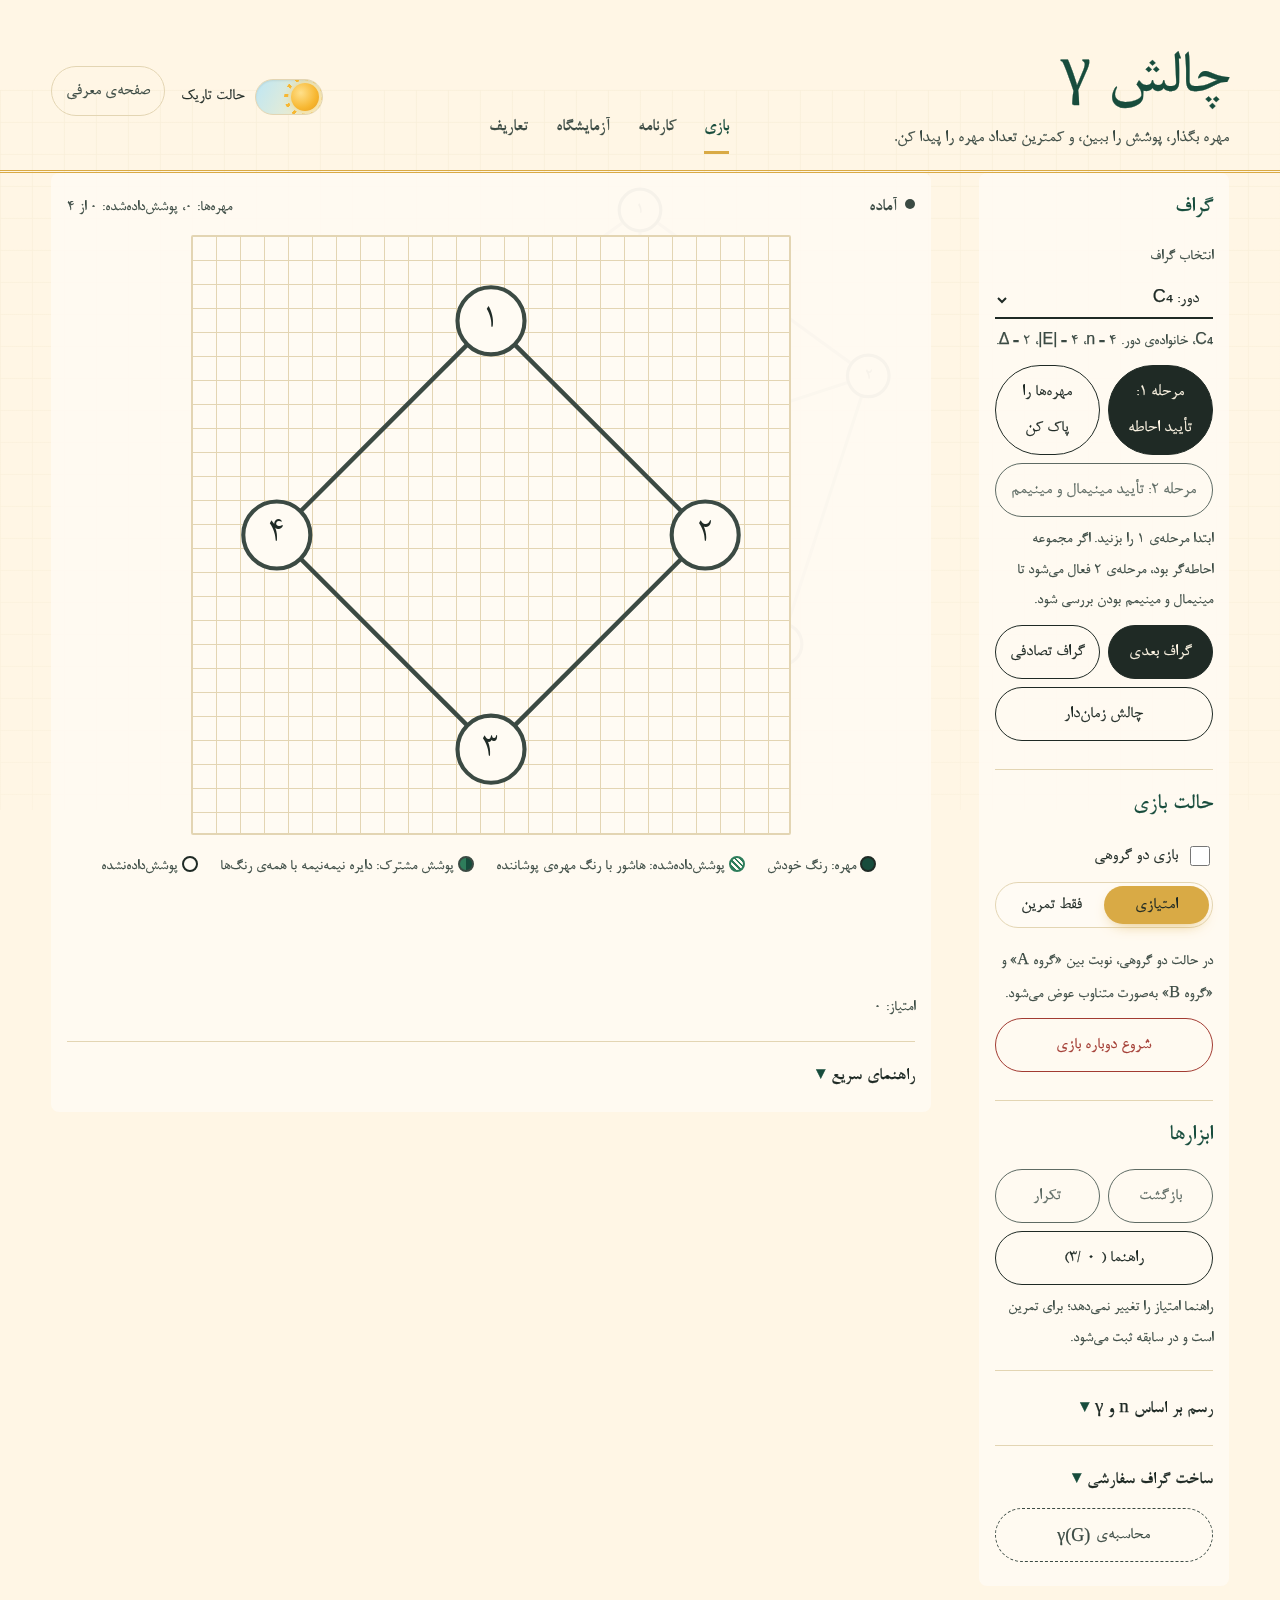
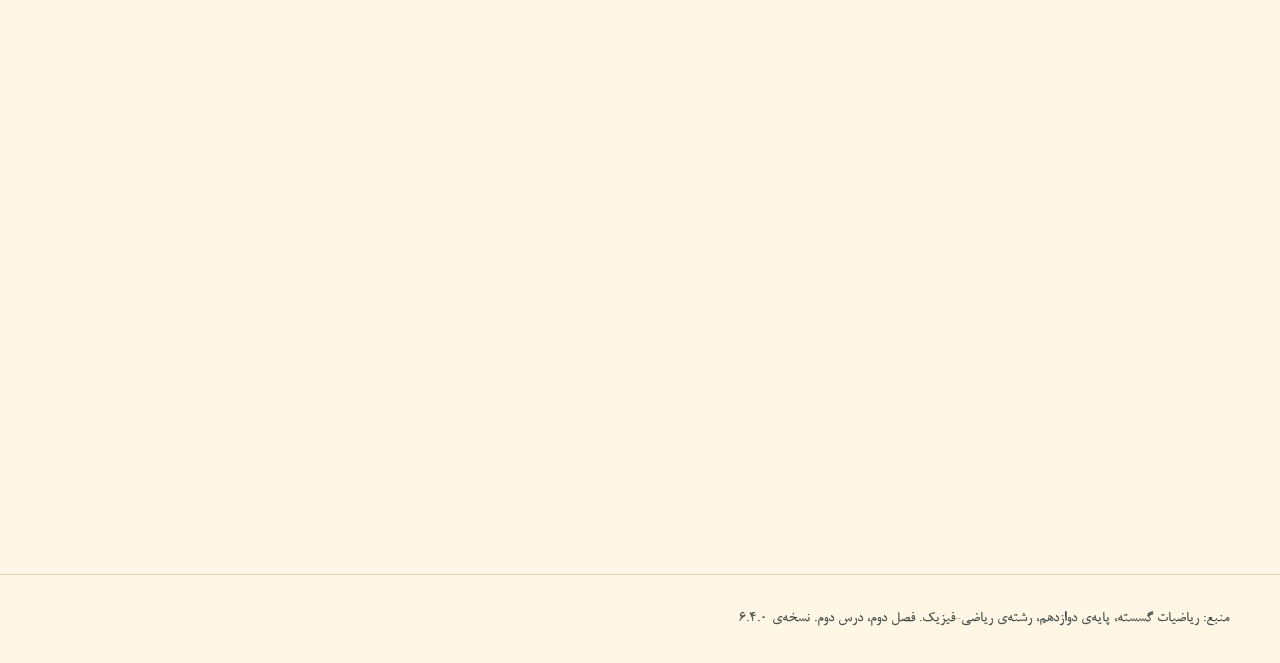
<file: code/index.html>
<!DOCTYPE html>
<html lang="fa" dir="rtl">
<head>
  <meta charset="UTF-8">
  <meta name="viewport" content="width=device-width, initial-scale=1.0">
  <title>چالش γ — آزمایشگاه احاطه‌گری</title>
  <meta name="description" content="بازی و آزمایشگاه ریاضی برای آموزش احاطه‌گری و عدد احاطه‌گری (ریاضیات گسسته ۱۲، فصل ۲، درس ۲)">
  <link rel="stylesheet" href="style.css">
  <link rel="stylesheet" href="css/petersen-bg.css">
  <link rel="stylesheet" href="css/triggers.css">
  <!-- حالت روشن/تاریک: پیش از رندر اعمال می‌شود تا صفحه نمی‌پرد -->
  <script src="js/theme.js"></script>
</head>
<body>
<div id="bg-animation" aria-hidden="true"></div>

<header class="topbar">
  <div class="brand">
    <h1>چالش <span class="gamma"><span class="math" dir="ltr">γ</span></span></h1>
    <p>مهره بگذار، پوشش را ببین، و کمترین تعداد مهره را پیدا کن.</p>
  </div>
  <nav class="tabs" role="tablist" aria-label="بخش‌های برنامه">
    <button class="tab active" role="tab" aria-selected="true" aria-controls="view-game" data-view="game" id="tab-game">بازی</button>
    <button class="tab scoring" role="tab" aria-selected="false" aria-controls="view-scores" data-view="scores" id="tab-scores">کارنامه</button>
    <button class="tab" role="tab" aria-selected="false" aria-controls="view-lab" data-view="lab" id="tab-lab">آزمایشگاه</button>
    <button class="tab" role="tab" aria-selected="false" aria-controls="view-help" data-view="help" id="tab-help">تعاریف</button>
  </nav>
  <div class="topbar__tools">
    <label class="trigger trigger--theme" title="حالت تاریک یا روشن">
      <input type="checkbox" id="theme-toggle" role="switch" aria-checked="false" aria-label="حالت تاریک">
      <span class="trigger__track" aria-hidden="true">
        <span class="trigger__stars"><i></i><i></i><i></i></span>
        <span class="trigger__knob">
          <span class="ico ico--sun"></span>
          <span class="ico ico--moon"></span>
        </span>
      </span>
      <span class="trigger__text">حالت تاریک</span>
    </label>
    <a class="topbar__link" href="intro/index.html">صفحه‌ی معرفی</a>
  </div>
</header>

<main>
  <!-- ======================= بازی ======================= -->
  <section id="view-game" class="view active" role="tabpanel" aria-labelledby="tab-game">
    <div class="game-layout">

      <aside class="panel controls">
        <h2>گراف</h2>
        <label for="graph-select">انتخاب گراف</label>
        <select id="graph-select"></select>
        <p class="hint" id="graph-meta"></p>

        <div class="btn-row">
          <button id="btn-check" class="btn primary">مرحله ۱: تأیید احاطه</button>
          <button id="btn-reset" class="btn">مهره‌ها را پاک کن</button>
        </div>
        <div class="btn-row">
          <button id="btn-check2" class="btn primary" disabled>مرحله ۲: تأیید مینیمال و مینیمم</button>
        </div>
        <p class="hint">ابتدا مرحله‌ی ۱ را بزنید. اگر مجموعه احاطه‌گر بود، مرحله‌ی ۲ فعال می‌شود تا مینیمال و مینیمم بودن بررسی شود.</p>
        <div class="btn-row">
          <button id="btn-next" class="btn primary">ثبت و گراف بعدی</button>
          <button id="btn-random" class="btn">گراف تصادفی</button>
          <button id="btn-timed" class="btn">چالش زمان‌دار</button>
        </div>

        <h2>حالت بازی</h2>
        <label class="switch scoring">
          <input type="checkbox" id="team-mode">
          <span>بازی دو گروهی</span>
        </label>
        <label class="trigger trigger--mode">
          <input type="checkbox" id="practice-mode" role="switch" aria-checked="false" aria-label="حالت بازی: امتیازی یا فقط تمرین">
          <span class="trigger__track" aria-hidden="true">
            <span class="trigger__opt">امتیازی</span>
            <span class="trigger__opt">فقط تمرین</span>
            <span class="trigger__thumb"></span>
          </span>
        </label>
        <div id="timed-box" class="timed-box" role="status" hidden></div>
        <div id="practice-box" class="practice-box" hidden></div>
        <p class="hint scoring">در حالت دو گروهی، نوبت بین «گروه <span class="math" dir="ltr">A</span>» و «گروه <span class="math" dir="ltr">B</span>» به‌صورت متناوب عوض می‌شود.</p>

        <div class="btn-row">
          <button id="btn-restart" class="btn danger">شروع دوباره بازی</button>
        </div>

        <h2>ابزارها</h2>
        <div class="btn-row">
          <button id="btn-undo" class="btn" title="Ctrl+Z">بازگشت</button>
          <button id="btn-redo" class="btn" title="Ctrl+Y">تکرار</button>
        </div>
        <div class="btn-row">
          <button id="btn-hint" class="btn">راهنما (<span id="hint-level">۰</span>/۳)</button>
        </div>
        <p class="hint scoring">راهنما امتیاز را تغییر نمی‌دهد؛ برای تمرین است و در سابقه ثبت می‌شود.</p>

        <details class="builder" id="gen-builder">
          <summary>رسم بر اساس <span class="math" dir="ltr">n</span> و <span class="math" dir="ltr">γ</span></summary>
          <p class="hint">تعداد رأس <span class="math" dir="ltr">n</span> و عدد احاطه‌گری <span class="math" dir="ltr">k</span> را وارد کنید تا گرافی با همین مشخصات رسم شود.</p>
          <div class="inline-row">
            <label for="gen-n"><span class="math" dir="ltr">n</span> (۲ تا ۱۰)</label>
            <input type="number" id="gen-n" min="2" max="10" value="6">
            <label for="gen-k"><span class="math" dir="ltr">γ = k</span> (۱ تا <span class="math" dir="ltr">n</span>)</label>
            <input type="number" id="gen-k" min="1" max="10" value="2">
          </div>
          <div class="btn-row">
            <button id="btn-generate" class="btn primary">رسم گراف</button>
          </div>
          <p class="hint" id="gen-msg"></p>
        </details>

        <details class="builder" id="custom-builder">
          <summary>ساخت گراف سفارشی</summary>
          <label for="custom-n">تعداد رأس (۲ تا ۱۰)</label>
          <input type="number" id="custom-n" min="2" max="10" value="4">
          <p class="hint">رأس‌ها را بکشید تا جابه‌جا شوند. برای ساخت یال، «حالت یال» را روشن کنید و دو رأس را پشت‌سرهم بزنید. جدول زیر همان یال‌ها را نشان می‌دهد.</p>
          <div class="btn-row">
            <button id="pad-mode" class="btn small" aria-pressed="false">حالت یال: خاموش</button>
          </div>
          <div id="pad" class="pad"></div>
          <div class="table-wrap"><table class="data-table matrix-table" id="custom-matrix"></table></div>
          <div class="btn-row">
            <button id="btn-custom-apply" class="btn primary">بازی با این گراف</button>
          </div>
          <p class="hint" id="custom-msg"></p>
        </details>

        <div id="gamma-box" class="gamma-box" hidden>
          <h2>محاسبه‌ی <span class="math" dir="ltr">γ(G)</span></h2>
          <p id="gamma-text"></p>
          <p class="hint" id="gamma-set"></p>
          <div id="gamma-sets" class="set-list"></div>
        </div>
        <div class="btn-row" id="gamma-btn-row">
          <button id="btn-gamma" class="btn ghost">محاسبه‌ی <span class="math" dir="ltr">γ(G)</span></button>
        </div>
      </aside>

      <section class="panel board-panel" aria-label="صفحه‌ی گراف">
        <div class="board-head">
          <span id="status-badge" class="badge">آماده</span>
          <span id="counts" class="counts"></span>
        </div>
        <div id="board" class="board"></div>
        <div class="legend">
          <span><i class="dot marked"></i> مهره: رنگ خودش</span>
          <span><i class="dot covered"></i> پوشش‌داده‌شده: هاشور با رنگ مهره‌ی پوشاننده</span>
          <span><i class="dot shared"></i> پوشش مشترک: دایره نیمه‌نیمه با همه‌ی رنگ‌ها</span>
          <span><i class="dot uncovered"></i> پوشش‌داده‌نشده</span>
        </div>
        <div id="result" class="result" role="status" aria-live="polite"></div>
        <div id="removal-box" class="removal-box" hidden>
          <h3>آزمون حذف: آیا مجموعه مینیمال است؟</h3>
          <p class="hint">هر مهره را برای حذف انتخاب کنید (چند مهره هم می‌شود) و ببینید کدام رأس‌ها بی‌پوشش می‌شوند. اگر حذف هیچ مهره‌ای احاطه‌گری را خراب نکند، آن مهره زائد است و مجموعه مینیمال نیست.</p>
          <ul id="removal-list" class="removal-list"></ul>
          <div class="removal-actions">
            <button id="removal-apply" class="btn primary small" hidden>اعمال حذف</button>
            <button id="removal-clear" class="btn small" hidden>لغو انتخاب‌ها</button>
          </div>
          <p id="removal-summary" class="hint"></p>
        </div>
        <div id="hint-box" class="hint-box" role="note" hidden></div>
        <div class="live-line scoring"><span id="live-score" class="counts"></span></div>
        <details class="builder rules-box" id="rules-box">
          <summary>راهنمای سریع</summary>
          <ul class="rules">
          <li>روی رأس کلیک کنید تا مهره گذاشته یا برداشته شود. بعد از تأیید مرحله‌ی ۱، کلیک روی مهره‌ی بی‌نیاز آن را برای حذف انتخاب می‌کند؛ چند مهره را می‌توانید انتخاب و با «اعمال حذف» یکجا حذف کنید.</li>
          <li>مهره، خود رأس و همسایگانش را پوشش می‌دهد.</li>
          <li>مرحله‌ی ۱: احاطه‌گری را تأیید کنید. مرحله‌ی ۲: مینیمال و مینیمم بودن را تأیید کنید.</li>
          <li class="scoring">امتیاز: ۱۵ مینیمم <span class="math" dir="ltr">(|D| = γ)</span>، ۱۰ مینیمال ولی غیرمینیمم، ۵ احاطه‌گر ولی غیرمینیمال (یا بدون مرحله‌ی ۲)، ۰ احاطه‌گر نیست.</li>
          </ul>
        </details>
      </section>
    </div>
    <!-- فضای اسکرول تب: انیمیشن این تب در کل طول آن تب پخش می‌شود -->
    <div class="scroll-runway" aria-hidden="true"></div>
  </section>

  <!-- ======================= کارنامه ======================= -->
  <section id="view-scores" class="view" role="tabpanel" aria-labelledby="tab-scores">
    <div class="scores-layout">
      <aside class="panel scoreboard">
        <h2>امتیاز</h2>
        <table class="score-table" id="score-table">
          <thead><tr><th>گروه</th><th>امتیاز</th><th>دورها</th></tr></thead>
          <tbody id="score-body"></tbody>
        </table>
        <p class="hint" id="turn-text"></p>

        <h2>سابقه‌ی دورها</h2>
        <ol id="history" class="history"></ol>
        <div class="btn-row">
          <button id="btn-csv" class="btn">خروجی CSV سابقه</button>
          <button id="btn-print" class="btn">چاپ گزارش معلم</button>
        </div>

        <h2>کارنامه‌ی گراف‌ها</h2>
        <label for="card-select">کارنامه‌ی فعال</label>
        <select id="card-select"></select>
        <div class="inline-row">
          <input type="text" id="card-name" placeholder="نام کارنامه‌ی جدید" aria-label="نام کارنامه‌ی جدید" maxlength="30">
          <button id="btn-card-add" class="btn small">افزودن کارنامه‌ی جدید</button>
        </div>
        <div class="btn-row">
          <button id="btn-card-reset" class="btn danger">صفر کردن کارنامه‌ی فعال</button>
        </div>
        <p id="card-msg" class="hint"></p>
        <table class="score-table" id="records-table">
          <thead><tr><th>گراف</th><th>تلاش</th><th>بهترین امتیاز</th></tr></thead>
          <tbody id="records-body"></tbody>
        </table>
      </aside>
    </div>
    <div class="scroll-runway" aria-hidden="true"></div>
  </section>

  <!-- ======================= آزمایشگاه ======================= -->
  <section id="view-lab" class="view" role="tabpanel" aria-labelledby="tab-lab">
    <div class="lab-grid">

      <!-- ایستگاه ۱ -->
      <article class="panel station">
        <h2>ایستگاه ۱: محاسبه‌ی مستقیم <span class="math" dir="ltr">γ</span></h2>
        <p>برای هر گراف، کوچک‌ترین مجموعه‌ی احاطه‌گر محاسبه می‌شود (جستجوی فراگیر).</p>
        <table class="data-table">
          <thead><tr><th>گراف</th><th><span class="math" dir="ltr">n</span></th><th>مجموعه‌ی مینیمم</th><th><span class="math" dir="ltr">γ(G)</span></th></tr></thead>
          <tbody id="st1-body"></tbody>
        </table>
      </article>

      <!-- ایستگاه ۲ -->
      <article class="panel station">
        <h2>ایستگاه ۲: کشف فرمول <span class="math" dir="ltr">γ(P<sub>n</sub>)</span> و <span class="math" dir="ltr">γ(C<sub>n</sub>)</span></h2>
        <p>مقادیر محاسبه‌شده را با <span class="math" dir="ltr">⌈n/۳⌉</span> مقایسه کنید.</p>
        <div class="table-wrap">
          <table class="data-table" id="st2-table"></table>
        </div>
        <p class="hint">اثبات کران پایین: هر رأس حداکثر ۳ رأس را پوشش می‌دهد، پس <span class="math" dir="ltr">۳k ≥ n</span> و <span class="math" dir="ltr">k ≥ ⌈n/۳⌉</span>. اثبات کران بالا: بلوک‌بندی سه‌تایی و انتخاب رأس‌های وسط.</p>
      </article>

      <!-- ایستگاه ۳ -->
      <article class="panel station">
        <h2>ایستگاه ۳: بررسی کران‌ها و اثر یال</h2>
        <label for="st3-graph">گراف</label>
        <select id="st3-graph"></select>
        <table class="data-table" id="st3-table"></table>
        <h3>اثر افزودن یال</h3>
        <div class="inline-row">
          <label for="st3-edge">یال غیرموجود:</label>
          <select id="st3-edge"></select>
          <button id="st3-add" class="btn small">افزودن و محاسبه</button>
        </div>
        <p id="st3-edge-result" class="hint"></p>
      </article>

      <!-- ایستگاه ۴ -->
      <article class="panel station">
        <h2>ایستگاه ۴: مینیمال در برابر مینیمم</h2>
        <p>مجموعه‌ی احاطه‌گر <strong>مینیمال</strong> است اگر حذف هر مهره، احاطه‌گری را از بین ببرد. مجموعه‌ی <strong>مینیمم</strong> کوچک‌ترین مجموعه‌ی احاطه‌گر است <span class="math" dir="ltr">(|D| = γ)</span>. هر مینیمم مینیمال است، ولی عکس آن همیشه درست نیست.</p>
        <label for="st4-graph">گراف</label>
        <select id="st4-graph"></select>
        <p id="st4-summary" class="hint"></p>
        <div class="table-wrap">
          <table class="data-table" id="st4-table"></table>
        </div>
        <p class="hint">مثال: در <span class="math" dir="ltr">P<sub>۶</sub></span> مجموعه‌ی <span class="math" dir="ltr">{۲، ۴، ۶}</span> مینیمال است (حذف هر عضو یک رأس را بی‌پوشش می‌گذارد)، ولی <span class="math" dir="ltr">|D| = ۳ > γ(P<sub>۶</sub>) = ۲</span>، پس مینیمم نیست.</p>
      </article>

      <!-- ایستگاه ۵ -->
      <article class="panel station scoring">
        <h2>ایستگاه ۵: بازی رقابتی «چالش <span class="math" dir="ltr">γ</span>»</h2>
        <ol class="rules">
          <li>دو گروه <span class="math" dir="ltr">A</span> و <span class="math" dir="ltr">B</span> ایجاد می‌شوند.</li>
          <li>گروه فعال گراف را روی صفحه‌ی بازی حل می‌کند.</li>
          <li>گروه مقابل مجموعه را تأیید یا رد می‌کند.</li>
          <li>امتیاز: ۱۵ / ۱۰ / ۵ / ۰ مطابق قوانین امتیازدهی دو مرحله‌ای.</li>
        </ol>
        <button id="st5-go" class="btn primary">شروع بازی دو گروهی</button>
      </article>

    </div>
    <div class="scroll-runway" aria-hidden="true"></div>
  </section>

  <!-- ======================= تعاریف ======================= -->
  <section id="view-help" class="view" role="tabpanel" aria-labelledby="tab-help">
    <article class="panel help">
      <h2>تعاریف و قضایا</h2>
      <p><strong>مجموعه‌ی احاطه‌گر:</strong> زیرمجموعه‌ی <span class="math" dir="ltr">D ⊆ V</span> احاطه‌گر است، هرگاه برای هر <span class="math" dir="ltr">v ∈ V</span> داشته باشیم: <span class="math" dir="ltr">v ∈ D</span> یا <span class="math" dir="ltr">N(v) ∩ D ≠ ∅</span>.</p>
      <p><strong>مجموعه‌ی احاطه‌گر مینیمم:</strong> احاطه‌گری که کمترین تعداد عضو را دارد.</p>
      <p><strong>عدد احاطه‌گری:</strong> <span class="math" dir="ltr">γ(G) = min |D|</span>، که کمینه روی همه‌ی مجموعه‌های احاطه‌گر <span class="math" dir="ltr">D ⊆ V</span> گرفته می‌شود.</p>
      <h3>احاطه‌گر مینیمال و مینیمم</h3>
      <p><strong>مجموعه‌ی احاطه‌گر مینیمال:</strong> احاطه‌گر <span class="math" dir="ltr">D</span> است که هیچ زیرمجموعه‌ی سره‌ی آن احاطه‌گر نیست. به‌زبان ساده، حذف هر مهره‌ی آن یک رأس را بی‌پوشش می‌گذارد.</p>
      <p><strong>مجموعه‌ی احاطه‌گر مینیمم:</strong> احاطه‌گری با <span class="math" dir="ltr">|D| = γ(G)</span>، یعنی کوچک‌ترین اندازه‌ی ممکن.</p>
      <ul>
        <li>هر مجموعه‌ی مینیمم مینیمال است. (اگر زیرمجموعه‌ی سره‌ای احاطه‌گر باشد، <span class="math" dir="ltr">γ</span> کوچک‌تر از اندازه‌ی <span class="math" dir="ltr">D</span> می‌شد.)</li>
        <li>عکس آن درست نیست: در <span class="math" dir="ltr">P<sub>۶</sub></span> مجموعه‌ی <span class="math" dir="ltr">{۲، ۴، ۶}</span> مینیمال است ولی مینیمم نیست، چون <span class="math" dir="ltr">γ(P<sub>۶</sub>) = ۲</span>.</li>
        <li>هر مجموعه‌ی احاطه‌گر شامل یک مجموعه‌ی احاطه‌گر مینیمال است: مهره‌های زائد را یکی‌یکی حذف کنید تا دیگر حذف نشود.</li>
      </ul>
      <table class="data-table">
        <thead><tr><th>ویژگی</th><th>مینیمال</th><th>مینیمم</th></tr></thead>
        <tbody>
          <tr><td>شرط</td><td>حذف هر عضو احاطه‌گری را خراب می‌کند</td><td>کمترین اندازه است، <span class="math" dir="ltr">|D| = γ(G)</span></td></tr>
          <tr><td>تعداد در یک گراف</td><td>ممکن است چند مجموعه با اندازه‌های مختلف باشد</td><td>همه‌ی مینیمم‌ها اندازه‌ی یکسان <span class="math" dir="ltr">γ</span> دارند</td></tr>
          <tr><td>بررسی</td><td>با حذف تک‌تک اعضا</td><td>با مقایسه‌ی اندازه با <span class="math" dir="ltr">γ</span></td></tr>
        </tbody>
      </table>
      <h3>فرمول‌ها</h3>
      <ul>
        <li><span class="math" dir="ltr">γ(P<sub>n</sub>) = ⌈n/۳⌉</span> و <span class="math" dir="ltr">γ(C<sub>n</sub>) = ⌈n/۳⌉</span> (برای <span class="math" dir="ltr">n ≥ ۳</span> در <span class="math" dir="ltr">C<sub>n</sub></span>)</li>
        <li><span class="math" dir="ltr">γ(K<sub>n</sub>) = ۱</span></li>
        <li><span class="math" dir="ltr">γ(K<sub>m,n</sub>) = ۲</span> برای <span class="math" dir="ltr">m,n ≥ ۲</span>، و ۱ اگر <span class="math" dir="ltr">m = ۱</span> یا <span class="math" dir="ltr">n = ۱</span></li>
        <li><span class="math" dir="ltr">γ(S<sub>n</sub>) = ۱</span> (ستاره)، <span class="math" dir="ltr">γ(W<sub>n</sub>) = ۱</span> (چرخ)</li>
      </ul>
      <h3>کران‌ها</h3>
      <ul>
        <li>کران پایین: <span class="math" dir="ltr">γ(G) ≥ n / (Δ(G) + ۱)</span></li>
        <li>قضیه‌ی اور: اگر <span class="math" dir="ltr">G</span> رأس منفرد نداشته باشد، <span class="math" dir="ltr">γ(G) ≤ n/۲</span></li>
        <li>افزودن یال: <span class="math" dir="ltr">γ</span> هرگز افزایش نمی‌یابد.</li>
      </ul>
      <h3>نمادگذاری</h3>
      <ul>
        <li><span class="math" dir="ltr">P<sub>n</sub></span>: مسیر با <span class="math" dir="ltr">n</span> رأس. <span class="math" dir="ltr">C<sub>n</sub></span>: دور با <span class="math" dir="ltr">n</span> رأس. <span class="math" dir="ltr">K<sub>n</sub></span>: گراف کامل با <span class="math" dir="ltr">n</span> رأس.</li>
        <li><span class="math" dir="ltr">S<sub>n</sub></span>: ستاره با <span class="math" dir="ltr">n</span> رأس (یک مرکز و <span class="math" dir="ltr">n−۱</span> برگ).</li>
        <li><span class="math" dir="ltr">W<sub>n</sub></span>: چرخ؛ دور <span class="math" dir="ltr">C<sub>n</sub></span> به‌علاوه‌ی یک مرکز (<span class="math" dir="ltr">n+۱</span> رأس).</li>
        <li><span class="math" dir="ltr">N(v)</span>: همسایگان <span class="math" dir="ltr">v</span>.</li>
        <li><span class="math" dir="ltr">N[v] = N(v) ∪ {v}</span>.</li>
        <li><span class="math" dir="ltr">Δ(G)</span>: بیشینه‌ی درجه.</li>
      </ul>
      <p class="hint">محاسبه‌ی خودکار <span class="math" dir="ltr">γ</span> برای گراف‌هایی با حداکثر ۱۰ رأس انجام می‌شود.</p>
    </article>
    <div class="scroll-runway" aria-hidden="true"></div>
  </section>
</main>

<footer class="footer">
  منبع: ریاضیات گسسته، پایه‌ی دوازدهم، رشته‌ی ریاضی-فیزیک. فصل دوم، درس دوم. نسخه‌ی ۶.۴.۰
</footer>

<script src="js/scenes.js" defer></script>
<script src="js/dom-scene.js" defer></script>
<script>
  // پس‌زمینه‌ی اسکرول: هر تب انیمیشن خودش را دارد و در کل طول همان تب، با اسکرول پخش می‌شود
  // (بازی: پترسن، کارنامه: C₆، آزمایشگاه: S₄، تعاریف: P₇)
  document.addEventListener("DOMContentLoaded", function () {
    DomScene.mount({
      container: document.getElementById("bg-animation"),
      sections: ["view-game", "view-scores", "view-lab", "view-help"].map(function (id) {
        return document.getElementById(id);
      }),
      scenes: [DomScenes.PETERSEN, DomScenes.C6, DomScenes.STAR4, DomScenes.P7]
    });
  });
</script>
<script src="graphs.js"></script>
<script src="script.js"></script>
  <section id="print-report" class="print-report" aria-label="گزارش چاپی"></section>
</body>
</html>
</file>
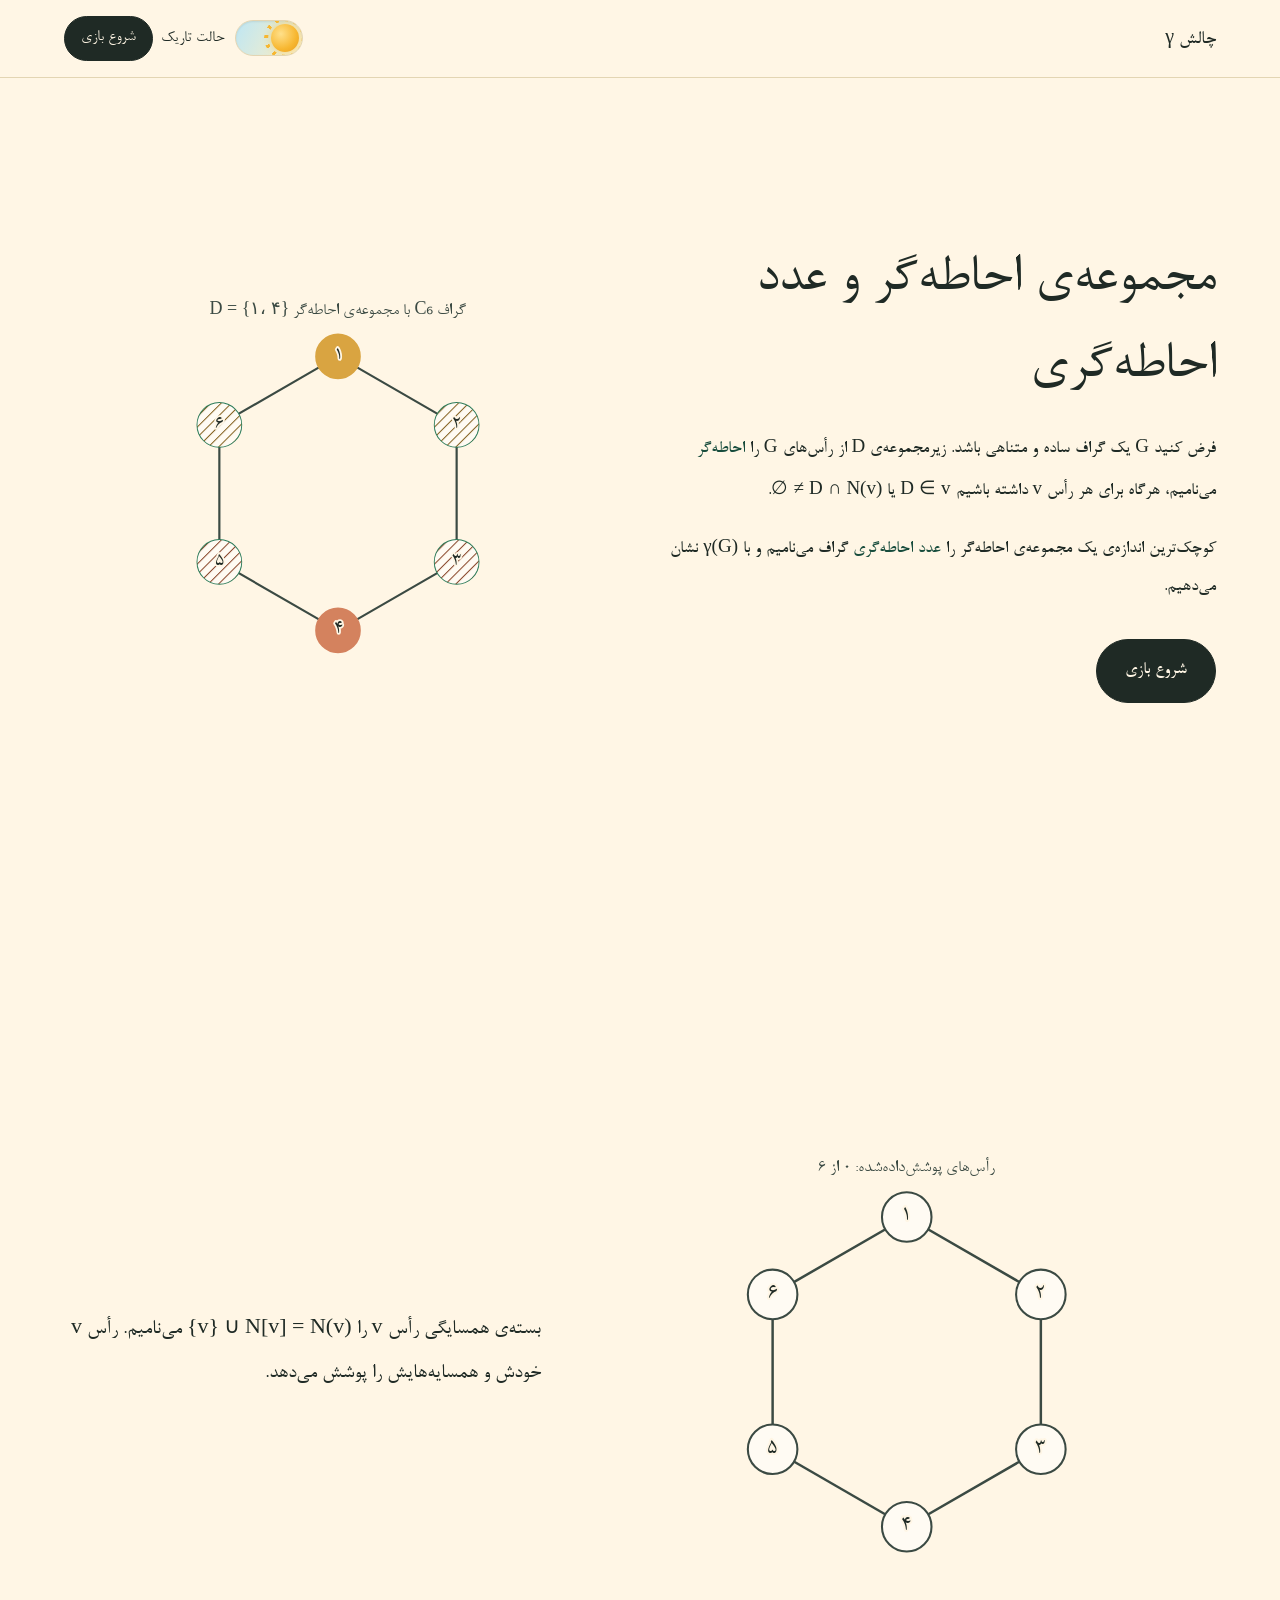
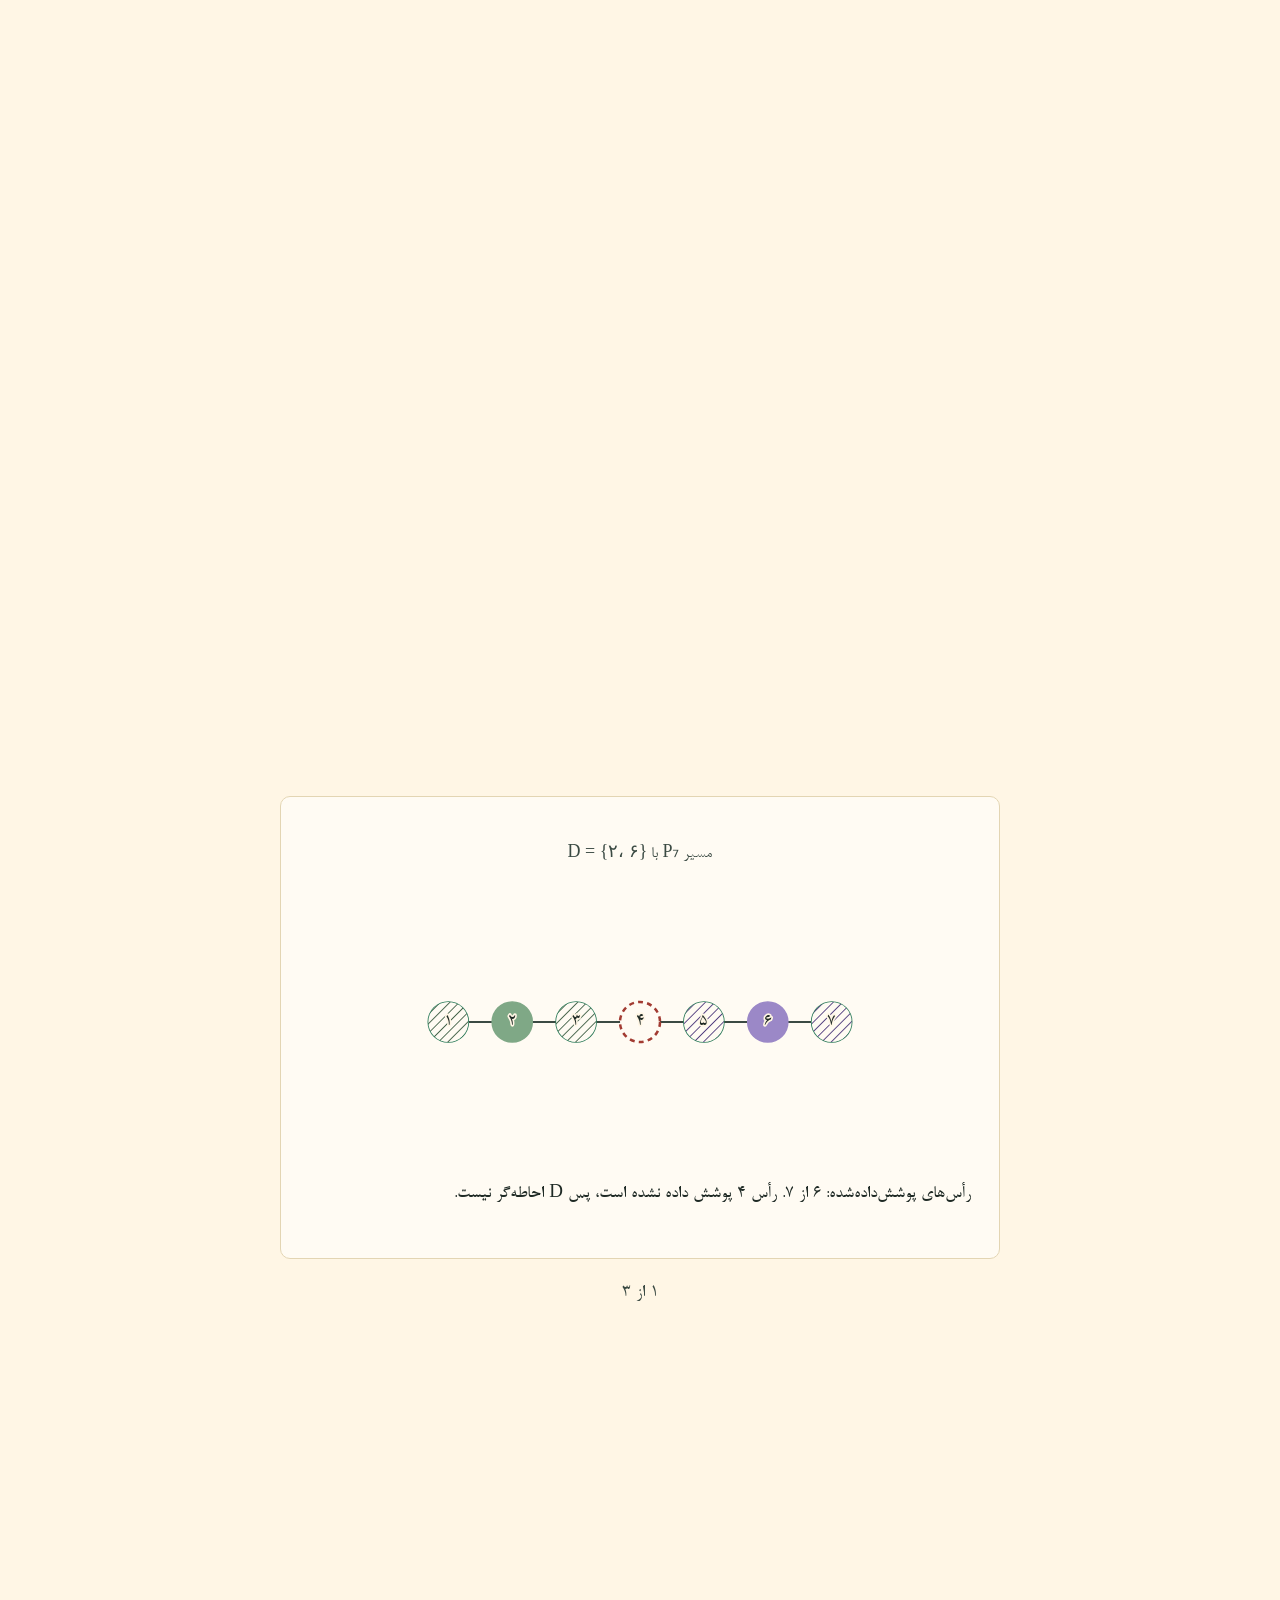
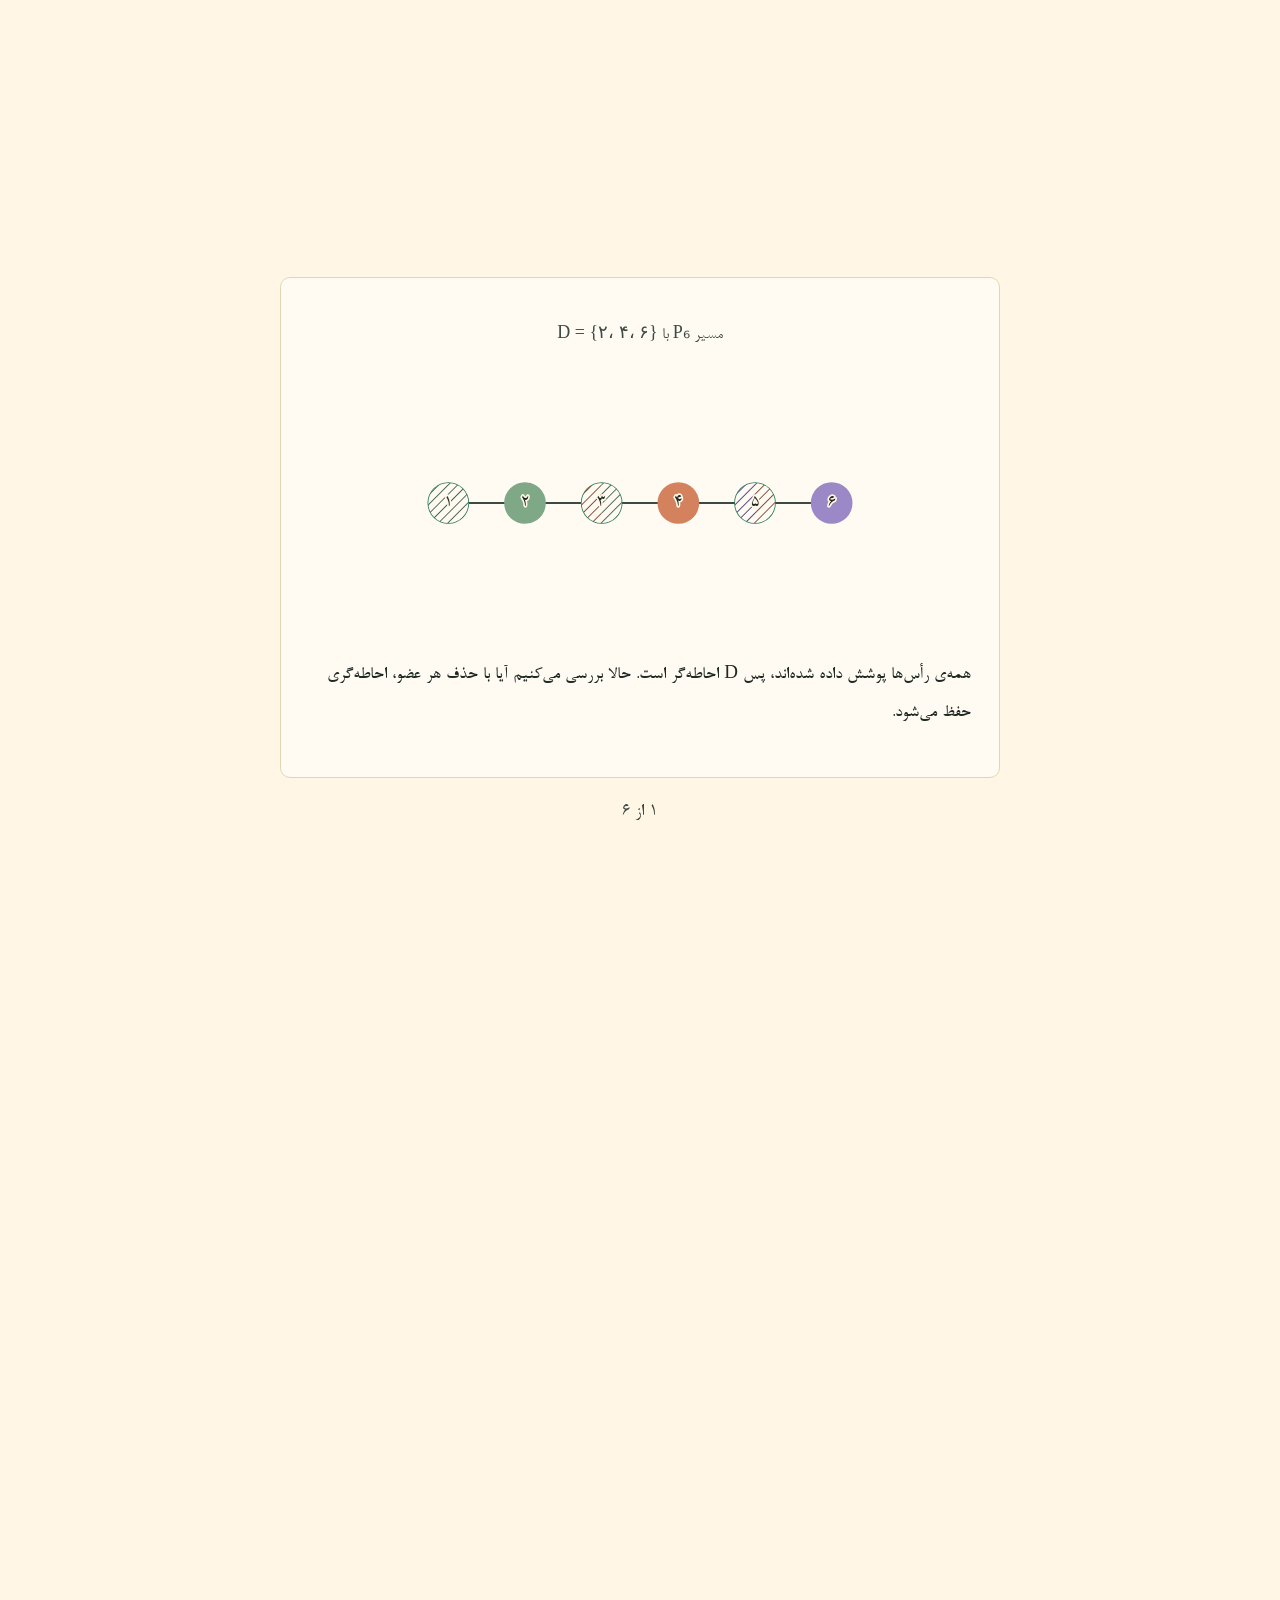
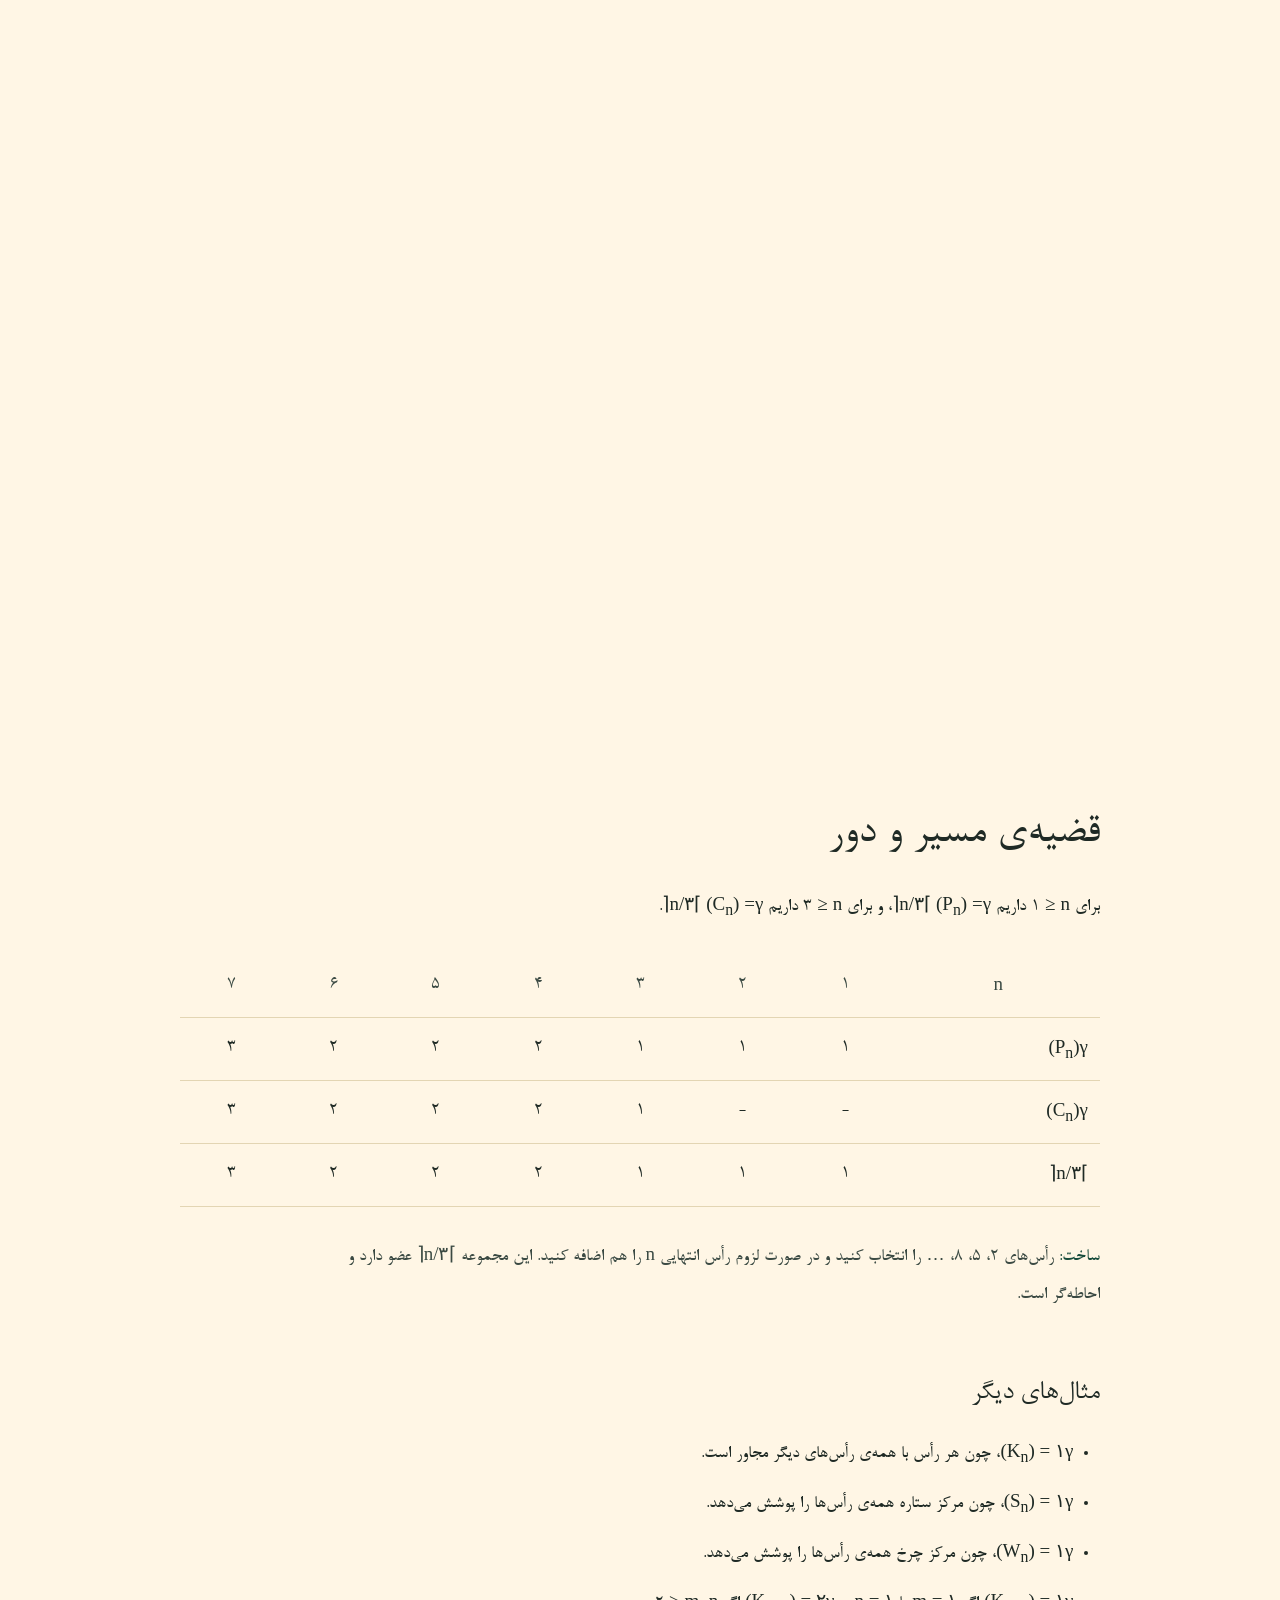
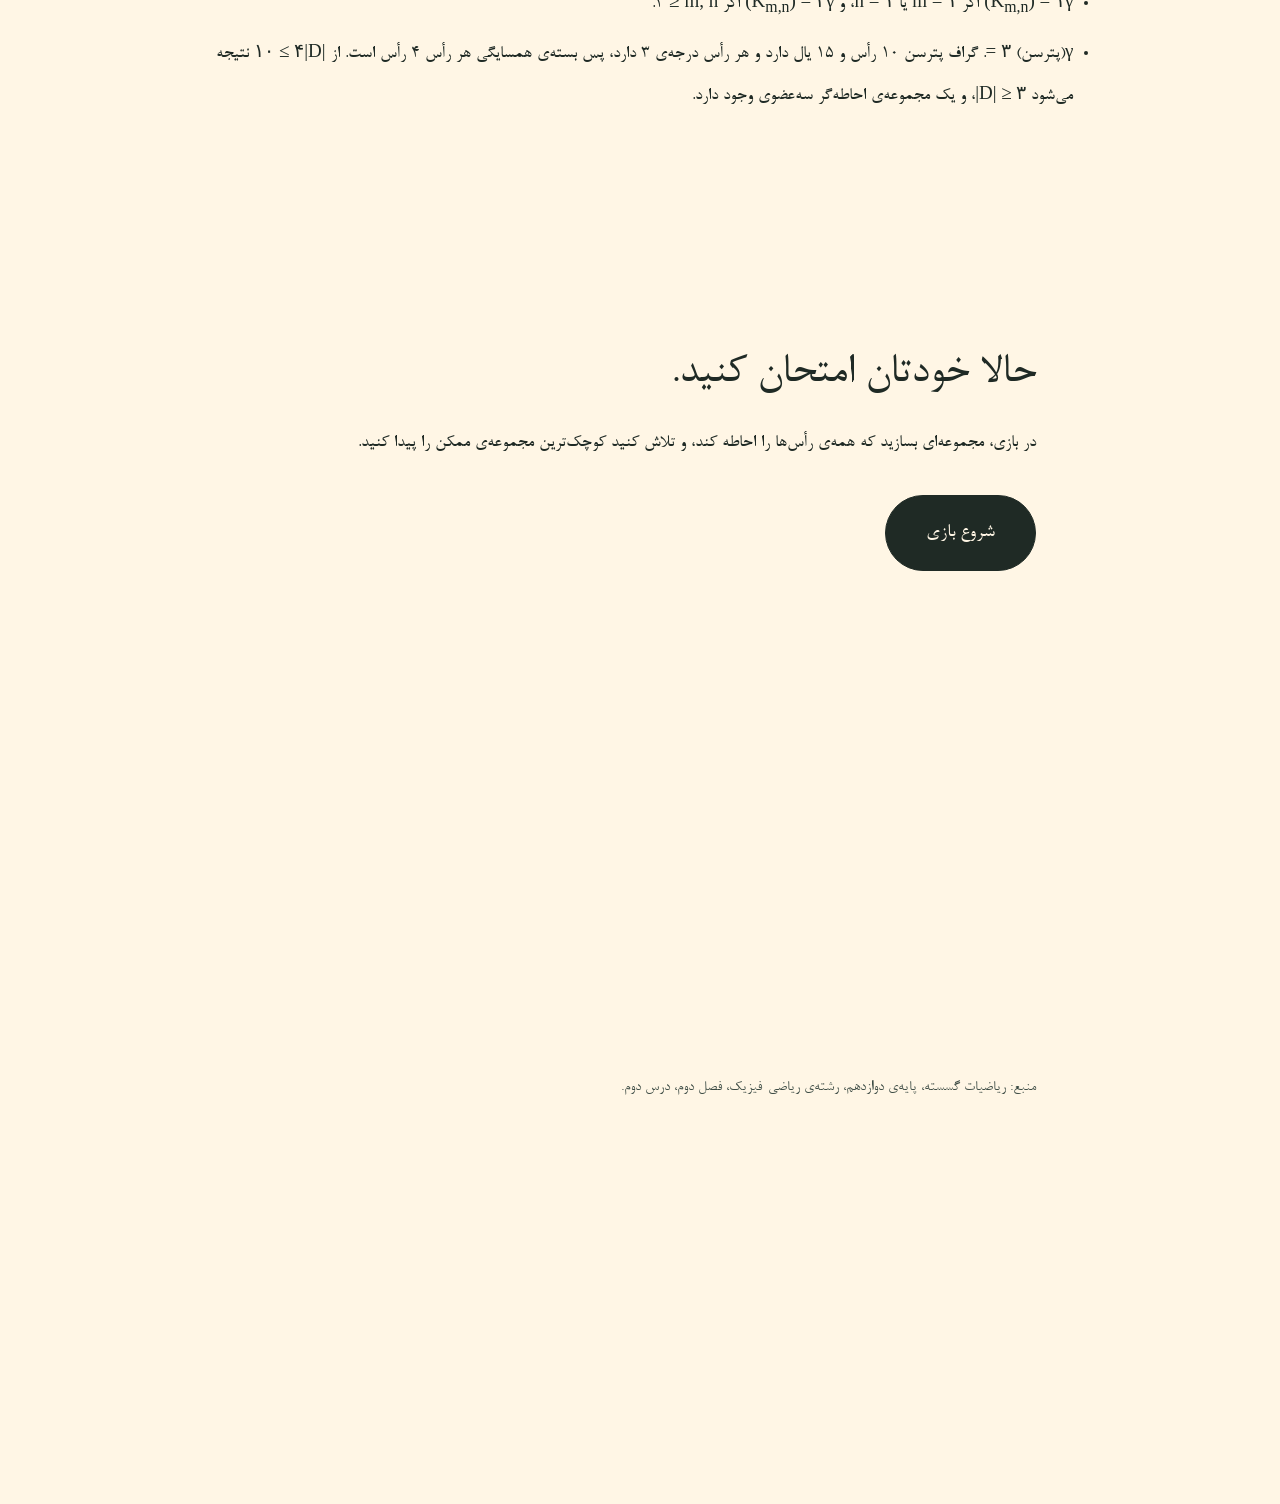
<file: code/intro/index.html>
<!doctype html>
<!--
  صفحه‌ی معرفی «چالش γ» (نسخه ۶.۴.۰)

  گرامر: فصل‌بندی ویراستاری. چهار بخش با دستگاه‌های پین، پن و فلو.
  موتور حرکت: vendor/scrollcraft.js (MIT، Nate Herk). این صفحه کد موتور را تغییر نمی‌دهد.
  گراف‌ها: intro.js (SVG، بدون کتابخانه‌ی خارجی). توکن‌ها: intro.css.
  محتوا: فقط ریاضی. هیچ داستان‌گویی یا گیمیفیکیشن بی‌پایه‌ی ریاضی.
-->
<html lang="fa" dir="rtl">
<head>
<meta charset="utf-8">
<meta name="viewport" content="width=device-width, initial-scale=1, viewport-fit=cover">
<title>مجموعه‌ی احاطه‌گر و عدد احاطه‌گری · چالش γ</title>
<meta name="description" content="تعریف مجموعه‌ی احاطه‌گر و عدد احاطه‌گری γ(G)، با مثال، کران پایین و قضیه‌ی γ(P_n) = γ(C_n) = ⌈n/3⌉.">
<link rel="icon" href="data:image/svg+xml,<svg xmlns='http://www.w3.org/2000/svg' viewBox='0 0 32 32'><rect width='32' height='32' rx='7' fill='%23174C3C'/><circle cx='16' cy='16' r='6' fill='%23E9B25A'/></svg>">
<script src="../js/theme.js"></script>
<link rel="stylesheet" href="vendor/scrollcraft.css">
<link rel="stylesheet" href="../css/triggers.css">
<link rel="stylesheet" href="intro.css">
</head>
<body>
<nav class="rail" id="rail" aria-label="پیشرفت معرفی">
  <div class="rail__track" aria-hidden="true"><span class="rail__fill"></span></div>
  <span class="rail__knob" aria-hidden="true"></span>
  <ol class="rail__list"></ol>
</nav>

<header class="bar">
  <a class="bar__brand" href="../index.html">چالش <span class="gamma"><span class="math" dir="ltr">γ</span></span></a>
  <div class="bar__tools">
    <label class="trigger trigger--theme" title="حالت تاریک یا روشن">
      <input type="checkbox" id="theme-toggle" role="switch" aria-checked="false" aria-label="حالت تاریک">
      <span class="trigger__track" aria-hidden="true">
        <span class="trigger__stars"><i></i><i></i><i></i></span>
        <span class="trigger__knob">
          <span class="ico ico--sun"></span>
          <span class="ico ico--moon"></span>
        </span>
      </span>
      <span class="trigger__text">حالت تاریک</span>
    </label>
    <a class="btn btn--small" href="../index.html">شروع بازی</a>
  </div>
</header>

<main id="top">

  <!-- ۱. شناخت: تعریف، با گراف ثابت -->
  <section class="hero" data-rail="آغاز">
    <div class="hero__grid">
      <div class="hero__text">
        <h1 class="display">مجموعه‌ی احاطه‌گر و عدد احاطه‌گری</h1>
        <p class="lede">
          فرض کنید <span class="math" dir="ltr">G</span> یک گراف ساده و متناهی باشد. زیرمجموعه‌ی <span class="math" dir="ltr">D</span> از رأس‌های <span class="math" dir="ltr">G</span> را
          <strong>احاطه‌گر</strong> می‌نامیم، هرگاه برای هر رأس <span class="math" dir="ltr">v</span> داشته باشیم
          <span class="math" dir="ltr">v</span> <span class="math"><span class="math" dir="ltr">∈</span></span> <span class="math" dir="ltr">D</span> یا <span class="math" dir="ltr">N(v)</span> <span class="math">∩</span> <span class="math" dir="ltr">D</span> <span class="math"><span class="math" dir="ltr">≠</span></span> ∅.
        </p>
        <p class="lede">
          کوچک‌ترین اندازه‌ی یک مجموعه‌ی احاطه‌گر را <strong>عدد احاطه‌گری</strong> گراف می‌نامیم
          و با <span class="math" dir="ltr">γ(G)</span> نشان می‌دهیم.
        </p>
        <a class="btn" href="../index.html">شروع بازی</a>
      </div>
      <figure class="figure" data-graph="C6" data-marked="0,3" data-caption-id="fig-hero">
        <figcaption>گراف <span class="math" dir="ltr">C₆</span> با مجموعه‌ی احاطه‌گر <span class="math" dir="ltr">D = {۱، ۴}</span></figcaption>
      </figure>
    </div>
  </section>

  <!-- ۲. نمونه‌ی گام‌به‌گام: پین -->
  <section class="act act--pin" data-sc-act="pin" data-sc-span="3.2" data-intro="definition"
           aria-label="پوشش گراف C₆ گام‌به‌گام" data-rail="تعریف">
    <div class="stage" data-sc-stage>
      <figure class="figure figure--live" data-graph="C6">
        <figcaption>
          رأس‌های پوشش‌داده‌شده: <span data-count>۰</span> از ۶
        </figcaption>
      </figure>
      <div class="captions">
        <p class="cap" data-at="0">
          بسته‌ی همسایگی رأس <span class="math" dir="ltr">v</span> را <span class="math" dir="ltr">N[v] = N(v)</span> <span class="math"><span class="math" dir="ltr">∪</span></span> <span class="math" dir="ltr">{v}</span> می‌نامیم. رأس <span class="math" dir="ltr">v</span> خودش و همسایه‌هایش را پوشش می‌دهد.
        </p>
        <p class="cap" data-at="0.25">
          رأس ۱ را به <span class="math" dir="ltr">D</span> اضافه می‌کنیم. <span class="math" dir="ltr">N[۱] = {۶، ۱، ۲}</span>، پس این سه رأس پوشش داده می‌شوند.
        </p>
        <p class="cap" data-at="0.5">
          رأس ۴ را هم اضافه می‌کنیم. <span class="math" dir="ltr">N[۴] = {۳، ۴، ۵}</span>. اکنون همه‌ی رأس‌ها پوشش داده شده‌اند.
        </p>
        <p class="cap" data-at="0.8">
          <span class="math" dir="ltr">D = {۱، ۴}</span> یک مجموعه‌ی احاطه‌گر است، پس <span class="math" dir="ltr">γ(C₆)</span> <span class="math"><span class="math" dir="ltr">≤</span></span> ۲. کران پایین را در بخش بعد ثابت می‌کنیم.
        </p>
      </div>
    </div>
  </section>

  <!-- ۳. کمینه بودن: پن با سه وضعیت -->
  <section class="act act--cards" data-sc-act="pin" data-sc-span="3" data-cards aria-label="کمینه بودن در مسیر P₇" data-rail="کمینه در P₇">
    <div class="stage" data-sc-stage>
      <div class="cards">
        <article class="panel card">
          <figure class="figure" data-graph="P7" data-marked="1,5" data-missing="1">
            <figcaption>مسیر <span class="math" dir="ltr">P₇</span> با <span class="math" dir="ltr">D = {۲، ۶}</span></figcaption>
          </figure>
          <p class="panel__text">
            رأس‌های پوشش‌داده‌شده: ۶ از ۷. رأس ۴ پوشش داده نشده است، پس <span class="math" dir="ltr">D</span> احاطه‌گر نیست.
          </p>
        </article>
        <article class="panel card">
          <figure class="figure" data-graph="P7" data-marked="1,4,5">
            <figcaption>مسیر <span class="math" dir="ltr">P₇</span> با <span class="math" dir="ltr">D = {۲، ۵، ۶}</span></figcaption>
          </figure>
          <p class="panel__text">
            همه‌ی رأس‌ها پوشش داده شده‌اند، پس <span class="math" dir="ltr">D</span> احاطه‌گر است و <span class="math" dir="ltr">γ(P₇)</span> <span class="math"><span class="math" dir="ltr">≤</span></span> ۳.
          </p>
        </article>
        <article class="panel panel--proof card">
          <h2 class="panel__title">کران پایین</h2>
          <p class="panel__text">
            در مسیر <span class="math" dir="ltr">P₇</span> و دور <span class="math" dir="ltr">C₆</span>، بسته‌ی همسایگی هر رأس حداکثر سه رأس دارد.
            اگر <span class="math" dir="ltr">D</span> احاطه‌گر باشد، اجتماع بسته‌های همسایگی اعضای <span class="math" dir="ltr">D</span> همه‌ی رأس‌ها را می‌پوشاند،
            پس <span class="math" dir="ltr">n</span> <span class="math"><span class="math" dir="ltr">≤</span></span> <span class="math" dir="ltr">۳|D|</span>.
          </p>
          <p class="panel__text">
            برای <span class="math" dir="ltr">P₇: ۷</span> <span class="math"><span class="math" dir="ltr">≤</span></span> <span class="math" dir="ltr">۳|D|</span>، و چون <span class="math" dir="ltr">|D|</span> عدد صحیح است، <span class="math" dir="ltr">|D|</span> <span class="math"><span class="math" dir="ltr">≥</span></span> ۳. بنابراین <span class="gamma"><span class="math" dir="ltr">γ</span></span><span class="math" dir="ltr">(P₇) = ۳</span>.
          </p>
          <p class="panel__text">
            برای <span class="math" dir="ltr">C₆: ۶</span> <span class="math"><span class="math" dir="ltr">≤</span></span> <span class="math" dir="ltr">۳|D|</span>، پس <span class="math" dir="ltr">|D|</span> <span class="math"><span class="math" dir="ltr">≥</span></span> ۲ و <span class="gamma"><span class="math" dir="ltr">γ</span></span><span class="math" dir="ltr">(C₆) = ۲</span>.
          </p>
        </article>
            </div>
      <p class="cards__count" data-cards-count aria-live="off"></p>
    </div>
  </section>

  <!-- ۳ب. مینیمال در برابر مینیمم: پن با شش پانل -->
  <section class="act act--cards" data-sc-act="pin" data-sc-span="6" data-cards aria-label="مینیمال در برابر مینیمم در مسیر P₆" data-rail="مینیمال در P₆">
    <div class="stage" data-sc-stage>
      <div class="cards">
        <article class="panel card">
          <figure class="figure" data-graph="P6" data-marked="1,3,5">
            <figcaption>مسیر <span class="math" dir="ltr">P₆</span> با <span class="math" dir="ltr">D = {۲، ۴، ۶}</span></figcaption>
          </figure>
          <p class="panel__text">
            همه‌ی رأس‌ها پوشش داده شده‌اند، پس <span class="math" dir="ltr">D</span> احاطه‌گر است. حالا بررسی می‌کنیم آیا با حذف هر عضو،
            احاطه‌گری حفظ می‌شود.
          </p>
        </article>
        <article class="panel card">
          <figure class="figure" data-graph="P6" data-marked="3,5" data-missing="1">
            <figcaption>حذف <span class="math" dir="ltr">۲: D ∖ {۲} = {۴، ۶}</span></figcaption>
          </figure>
          <p class="panel__text">
            <span class="math" dir="ltr">N[۱] = {۱، ۲}</span> و ۲ دیگر در مجموعه نیست. پس رأس ۱ پوشش داده نمی‌شود.
          </p>
        </article>
        <article class="panel card">
          <figure class="figure" data-graph="P6" data-marked="1,5" data-missing="3">
            <figcaption>حذف <span class="math" dir="ltr">۴: D ∖ {۴} = {۲، ۶}</span></figcaption>
          </figure>
          <p class="panel__text">
            <span class="math" dir="ltr">N[۴] = {۳، ۴، ۵}</span> و هیچ‌کدام از این سه رأس در <span class="math" dir="ltr">D ∖ {۴}</span> نیستند. پس رأس ۴ پوشش داده نمی‌شود.
          </p>
        </article>
        <article class="panel card">
          <figure class="figure" data-graph="P6" data-marked="1,3" data-missing="5">
            <figcaption>حذف <span class="math" dir="ltr">۶: D ∖ {۶} = {۲، ۴}</span></figcaption>
          </figure>
          <p class="panel__text">
            <span class="math" dir="ltr">N[۶] = {۵، ۶}</span> و هیچ‌کدام در <span class="math" dir="ltr">D ∖ {۶}</span> نیستند. پس رأس ۶ پوشش داده نمی‌شود. بنابراین <span class="math" dir="ltr">D</span> مینیمال است.
          </p>
        </article>
        <article class="panel card">
          <figure class="figure" data-graph="P6" data-marked="1,4">
            <figcaption>مجموعه‌ی <span class="math" dir="ltr">D' = {۲، ۵}</span></figcaption>
          </figure>
          <p class="panel__text">
            <span class="math" dir="ltr">D'</span> احاطه‌گر است و تنها دو عضو دارد. از <span class="math" dir="ltr">۶ ≤ ۳|D|</span> نتیجه می‌شود <span class="math" dir="ltr">|D| ≥ ۲</span>، پس <span class="gamma"><span class="math" dir="ltr">γ</span></span><span class="math" dir="ltr">(P₆) = ۲</span>.
          </p>
        </article>
        <article class="panel panel--proof card">
          <h2 class="panel__title">مینیمال، نه لزوماً مینیمم</h2>
          <p class="panel__text">
            هر احاطه‌گر مینیمم مینیمال است. اگر حذف عضوی احاطه‌گری را خراب نکند، زیرمجموعه‌ای احاطه‌گر
            با کمتر از <span class="gamma"><span class="math" dir="ltr">γ</span></span> عضو به دست می‌آید که ممکن نیست.
          </p>
          <p class="panel__text">
            عکس این حکم درست نیست. <span class="math" dir="ltr">D = {۲، ۴، ۶}</span> مینیمال است، اما <span class="math" dir="ltr">|D| = ۳</span> و <span class="gamma"><span class="math" dir="ltr">γ</span></span><span class="math" dir="ltr">(P₆) = ۲</span>.
          </p>
        </article>
            </div>
      <p class="cards__count" data-cards-count aria-live="off"></p>
    </div>
  </section>

  <!-- ۴. قضیه و مثال‌ها: فلو -->
  <section class="flow" data-sc-act="flow" data-rail="قضیه">
    <div class="flow__wrap">
      <h2 class="display display--lg" data-sc-in>قضیه‌ی مسیر و دور</h2>
      <p class="lede" data-sc-in>
        برای <span class="math" dir="ltr">n</span> <span class="math"><span class="math" dir="ltr">≥</span></span> ۱ داریم <span class="gamma"><span class="math" dir="ltr">γ</span></span><span class="math" dir="ltr">(P<sub>n</sub>) =</span> <span class="math"><span class="math" dir="ltr">⌈</span></span><span class="math" dir="ltr">n/۳</span><span class="math"><span class="math" dir="ltr">⌉</span></span>، و برای <span class="math" dir="ltr">n</span> <span class="math"><span class="math" dir="ltr">≥</span></span> ۳ داریم <span class="gamma"><span class="math" dir="ltr">γ</span></span><span class="math" dir="ltr">(C<sub>n</sub>) =</span> <span class="math"><span class="math" dir="ltr">⌈</span></span><span class="math" dir="ltr">n/۳</span><span class="math"><span class="math" dir="ltr">⌉</span></span>.
      </p>
      <div class="table-wrap" data-sc-in>
        <table class="data">
          <thead>
            <tr><th scope="col"><span class="math" dir="ltr">n</span></th><th scope="col">۱</th><th scope="col">۲</th><th scope="col">۳</th><th scope="col">۴</th><th scope="col">۵</th><th scope="col">۶</th><th scope="col">۷</th></tr>
          </thead>
          <tbody>
            <tr><th scope="row"><span class="gamma"><span class="math" dir="ltr">γ</span></span><span class="math" dir="ltr">(P<sub>n</sub>)</span></th><td>۱</td><td>۱</td><td>۱</td><td>۲</td><td>۲</td><td>۲</td><td>۳</td></tr>
            <tr><th scope="row"><span class="gamma"><span class="math" dir="ltr">γ</span></span><span class="math" dir="ltr">(C<sub>n</sub>)</span></th><td>-</td><td>-</td><td>۱</td><td>۲</td><td>۲</td><td>۲</td><td>۳</td></tr>
            <tr><th scope="row"><span class="math"><span class="math" dir="ltr">⌈</span></span><span class="math" dir="ltr">n/۳</span><span class="math"><span class="math" dir="ltr">⌉</span></span></th><td>۱</td><td>۱</td><td>۱</td><td>۲</td><td>۲</td><td>۲</td><td>۳</td></tr>
          </tbody>
        </table>
      </div>
      <p class="note" data-sc-in>
        <strong>ساخت:</strong> رأس‌های ۲، ۵، ۸، … را انتخاب کنید و در صورت لزوم رأس انتهایی <span class="math" dir="ltr">n</span> را هم اضافه کنید.
        این مجموعه <span class="math"><span class="math" dir="ltr">⌈</span></span><span class="math" dir="ltr">n/۳</span><span class="math"><span class="math" dir="ltr">⌉</span></span> عضو دارد و احاطه‌گر است.
      </p>
      <h3 class="display display--md" data-sc-in>مثال‌های دیگر</h3>
      <ul class="facts" data-sc-in>
        <li><span class="gamma"><span class="math" dir="ltr">γ</span></span><span class="math" dir="ltr">(K<sub>n</sub>) = ۱</span>، چون هر رأس با همه‌ی رأس‌های دیگر مجاور است.</li>
        <li><span class="gamma"><span class="math" dir="ltr">γ</span></span><span class="math" dir="ltr">(S<sub>n</sub>) = ۱</span>، چون مرکز ستاره همه‌ی رأس‌ها را پوشش می‌دهد.</li>
        <li><span class="gamma"><span class="math" dir="ltr">γ</span></span><span class="math" dir="ltr">(W<sub>n</sub>) = ۱</span>، چون مرکز چرخ همه‌ی رأس‌ها را پوشش می‌دهد.</li>
        <li><span class="gamma"><span class="math" dir="ltr">γ</span></span><span class="math" dir="ltr">(K<sub>m,n</sub>) = ۱</span> اگر <span class="math" dir="ltr">m = ۱</span> یا <span class="math" dir="ltr">n = ۱</span>، و <span class="gamma"><span class="math" dir="ltr">γ</span></span><span class="math" dir="ltr">(K<sub>m,n</sub>) = ۲</span> اگر <span class="math" dir="ltr">m, n</span> <span class="math"><span class="math" dir="ltr">≥</span></span> ۲.</li>
        <li><span class="gamma"><span class="math" dir="ltr">γ</span></span>(پترسن) <span class="math" dir="ltr">= ۳</span>. گراف پترسن ۱۰ رأس و ۱۵ یال دارد و هر رأس درجه‌ی ۳ دارد، پس بسته‌ی همسایگی هر رأس ۴ رأس است. از <span class="math" dir="ltr">۱۰ ≤ ۴|D|</span> نتیجه می‌شود <span class="math" dir="ltr">|D| ≥ ۳</span>، و یک مجموعه‌ی احاطه‌گر سه‌عضوی وجود دارد.</li>
      </ul>
    </div>
  </section>

  <!-- ۵. اقدام: پین، آخرین عنصر صفحه -->
  <section class="act act--pin act--close" data-sc-act="pin" data-sc-span="1.4" aria-label="شروع بازی" data-rail="شروع بازی">
    <div class="stage close" data-sc-stage>
      <div class="close__inner">
        <h2 class="display display--lg">حالا خودتان امتحان کنید.</h2>
        <p class="lede">
          در بازی، مجموعه‌ای بسازید که همه‌ی رأس‌ها را احاطه کند، و تلاش کنید کوچک‌ترین
          مجموعه‌ی ممکن را پیدا کنید.
        </p>
        <a class="btn btn--large" href="../index.html">شروع بازی</a>
      </div>
      <footer class="foot">
        منبع: ریاضیات گسسته، پایه‌ی دوازدهم، رشته‌ی ریاضی-فیزیک، فصل دوم، درس دوم.
      </footer>
    </div>
  </section>

</main>

<script src="vendor/scrollcraft.js"></script>
<script src="intro.js"></script>
<script>ScrollCraft.mount(document.body);</script>
</body>
</html>
</file>
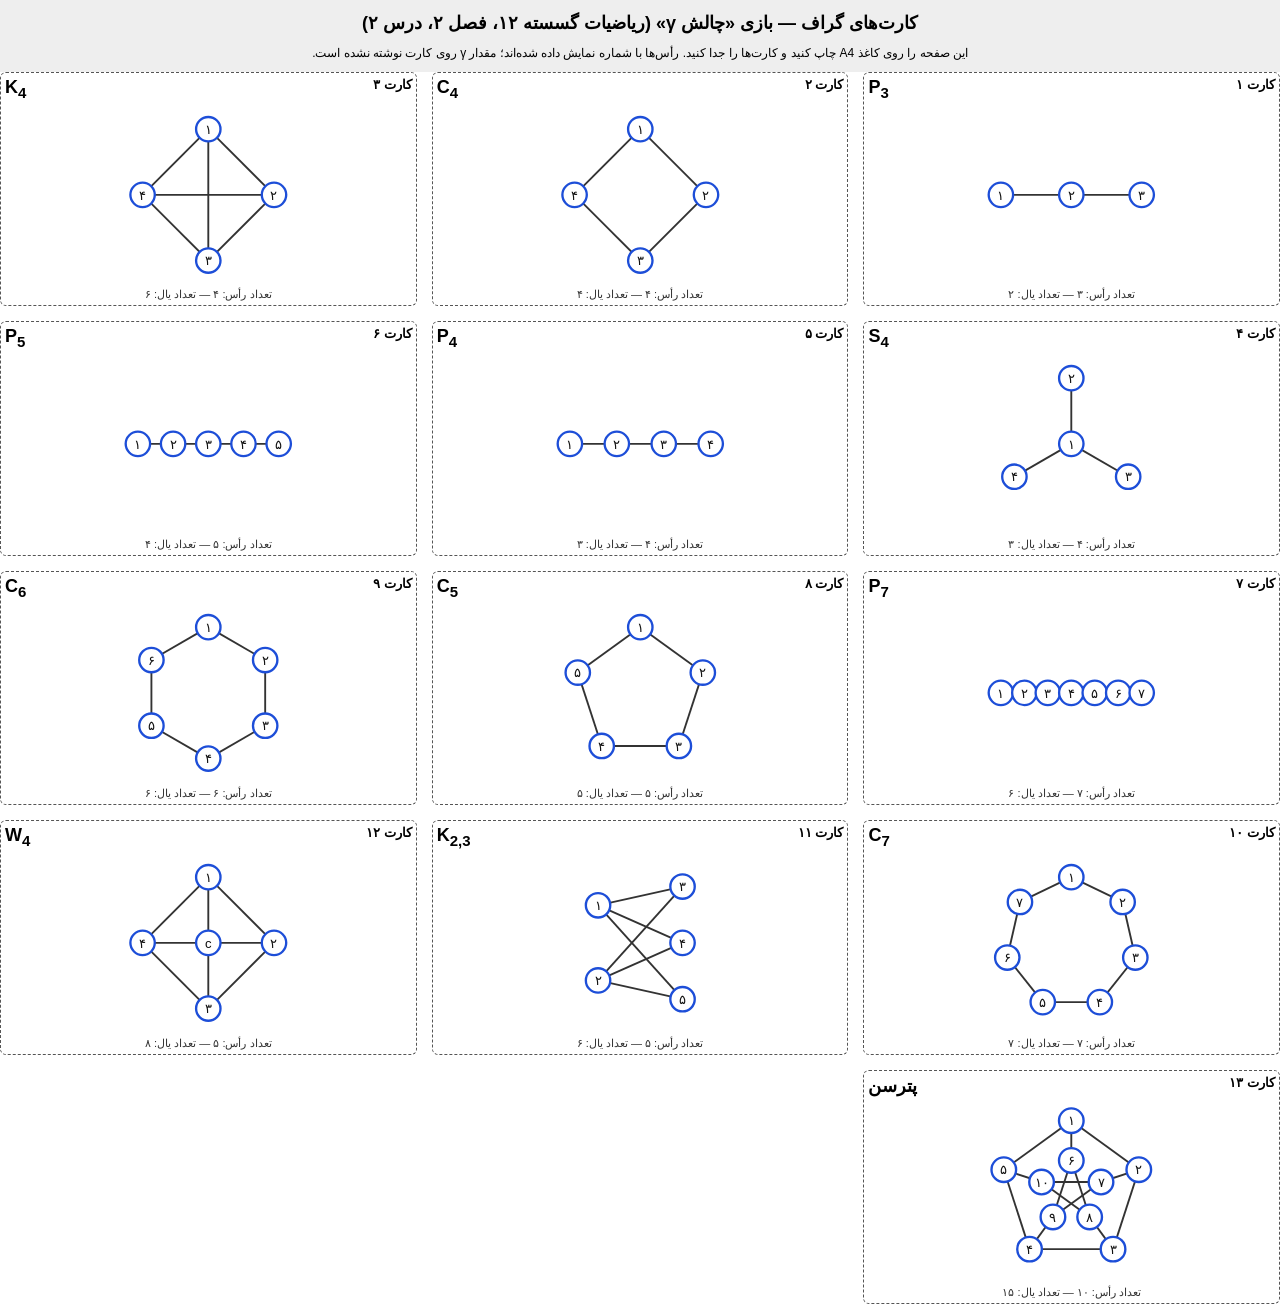
<file: docs/02_کارت‌های_گراف.html>
<!DOCTYPE html>
<html lang="fa" dir="rtl"><head><meta charset="UTF-8">
<title>کارت‌های گراف — چالش γ</title>
<style>
 @page { size: A4; margin: 8mm; }
 body { font-family: Tahoma, Vazirmatn, sans-serif; margin:0; background:#eee; }
 h1 { text-align:center; font-size:18px; margin:12px; }
 .sheet { display:grid; grid-template-columns: repeat(3, 1fr); grid-auto-rows:62mm; gap:4mm; padding:0; background:#fff; }
 .card { border:1.5px dashed #555; border-radius:6px; padding:4px; height:62mm; box-sizing:border-box; display:flex; flex-direction:column; break-inside:avoid; }
 .head { display:flex; justify-content:space-between; font-size:13px; font-weight:bold; }
 .title { font-size:18px; direction:ltr; }
 .card svg { flex:1; width:100%; height:100%; min-height:0; }
 .foot { font-size:11px; text-align:center; color:#333; }
 @media print { body { background:#fff; } h1 { display:none; } .sheet{ padding:0; } .card{ page-break-inside:avoid; } }
</style></head>
<body>
<h1>کارت‌های گراف — بازی «چالش <span class="math" dir="ltr">γ</span>» (ریاضیات گسسته ۱۲، فصل ۲، درس ۲)</h1>
<p style="text-align:center;font-size:12px">این صفحه را روی کاغذ <span class="math" dir="ltr">A4</span> چاپ کنید و کارت‌ها را جدا کنید. رأس‌ها با شماره نمایش داده شده‌اند؛ مقدار <span class="math" dir="ltr">γ</span> روی کارت نوشته نشده است.</p>
<div class="sheet">
<div class="card">
  <div class="head"><span class="no">کارت ۱</span><span class="title"><span class="math" dir="ltr">P<sub>3</sub></span></span></div>
  <svg viewBox="0 0 200 200" xmlns="http://www.w3.org/2000/svg">
<line x1="25.0" y1="100.0" x2="100.0" y2="100.0" stroke="#333" stroke-width="2"/>
<line x1="100.0" y1="100.0" x2="175.0" y2="100.0" stroke="#333" stroke-width="2"/>
<circle cx="25.0" cy="100.0" r="13" fill="#fff" stroke="#1d4ed8" stroke-width="2.5"/>
<text x="25.0" y="105.0" text-anchor="middle" font-size="14" font-family="Arial" fill="#111">۱</text>
<circle cx="100.0" cy="100.0" r="13" fill="#fff" stroke="#1d4ed8" stroke-width="2.5"/>
<text x="100.0" y="105.0" text-anchor="middle" font-size="14" font-family="Arial" fill="#111">۲</text>
<circle cx="175.0" cy="100.0" r="13" fill="#fff" stroke="#1d4ed8" stroke-width="2.5"/>
<text x="175.0" y="105.0" text-anchor="middle" font-size="14" font-family="Arial" fill="#111">۳</text>
</svg>
  <div class="foot">تعداد رأس: ۳ — تعداد یال: ۲</div>
</div>
<div class="card">
  <div class="head"><span class="no">کارت ۲</span><span class="title"><span class="math" dir="ltr">C<sub>4</sub></span></span></div>
  <svg viewBox="0 0 200 200" xmlns="http://www.w3.org/2000/svg">
<line x1="100.0" y1="30.0" x2="170.0" y2="100.0" stroke="#333" stroke-width="2"/>
<line x1="170.0" y1="100.0" x2="100.0" y2="170.0" stroke="#333" stroke-width="2"/>
<line x1="100.0" y1="170.0" x2="30.0" y2="100.0" stroke="#333" stroke-width="2"/>
<line x1="30.0" y1="100.0" x2="100.0" y2="30.0" stroke="#333" stroke-width="2"/>
<circle cx="100.0" cy="30.0" r="13" fill="#fff" stroke="#1d4ed8" stroke-width="2.5"/>
<text x="100.0" y="35.0" text-anchor="middle" font-size="14" font-family="Arial" fill="#111">۱</text>
<circle cx="170.0" cy="100.0" r="13" fill="#fff" stroke="#1d4ed8" stroke-width="2.5"/>
<text x="170.0" y="105.0" text-anchor="middle" font-size="14" font-family="Arial" fill="#111">۲</text>
<circle cx="100.0" cy="170.0" r="13" fill="#fff" stroke="#1d4ed8" stroke-width="2.5"/>
<text x="100.0" y="175.0" text-anchor="middle" font-size="14" font-family="Arial" fill="#111">۳</text>
<circle cx="30.0" cy="100.0" r="13" fill="#fff" stroke="#1d4ed8" stroke-width="2.5"/>
<text x="30.0" y="105.0" text-anchor="middle" font-size="14" font-family="Arial" fill="#111">۴</text>
</svg>
  <div class="foot">تعداد رأس: ۴ — تعداد یال: ۴</div>
</div>
<div class="card">
  <div class="head"><span class="no">کارت ۳</span><span class="title"><span class="math" dir="ltr">K<sub>4</sub></span></span></div>
  <svg viewBox="0 0 200 200" xmlns="http://www.w3.org/2000/svg">
<line x1="100.0" y1="30.0" x2="170.0" y2="100.0" stroke="#333" stroke-width="2"/>
<line x1="100.0" y1="30.0" x2="100.0" y2="170.0" stroke="#333" stroke-width="2"/>
<line x1="100.0" y1="30.0" x2="30.0" y2="100.0" stroke="#333" stroke-width="2"/>
<line x1="170.0" y1="100.0" x2="100.0" y2="170.0" stroke="#333" stroke-width="2"/>
<line x1="170.0" y1="100.0" x2="30.0" y2="100.0" stroke="#333" stroke-width="2"/>
<line x1="100.0" y1="170.0" x2="30.0" y2="100.0" stroke="#333" stroke-width="2"/>
<circle cx="100.0" cy="30.0" r="13" fill="#fff" stroke="#1d4ed8" stroke-width="2.5"/>
<text x="100.0" y="35.0" text-anchor="middle" font-size="14" font-family="Arial" fill="#111">۱</text>
<circle cx="170.0" cy="100.0" r="13" fill="#fff" stroke="#1d4ed8" stroke-width="2.5"/>
<text x="170.0" y="105.0" text-anchor="middle" font-size="14" font-family="Arial" fill="#111">۲</text>
<circle cx="100.0" cy="170.0" r="13" fill="#fff" stroke="#1d4ed8" stroke-width="2.5"/>
<text x="100.0" y="175.0" text-anchor="middle" font-size="14" font-family="Arial" fill="#111">۳</text>
<circle cx="30.0" cy="100.0" r="13" fill="#fff" stroke="#1d4ed8" stroke-width="2.5"/>
<text x="30.0" y="105.0" text-anchor="middle" font-size="14" font-family="Arial" fill="#111">۴</text>
</svg>
  <div class="foot">تعداد رأس: ۴ — تعداد یال: ۶</div>
</div>
<div class="card">
  <div class="head"><span class="no">کارت ۴</span><span class="title"><span class="math" dir="ltr">S<sub>4</sub></span></span></div>
  <svg viewBox="0 0 200 200" xmlns="http://www.w3.org/2000/svg">
<line x1="100.0" y1="100.0" x2="100.0" y2="30.0" stroke="#333" stroke-width="2"/>
<line x1="100.0" y1="100.0" x2="160.6" y2="135.0" stroke="#333" stroke-width="2"/>
<line x1="100.0" y1="100.0" x2="39.4" y2="135.0" stroke="#333" stroke-width="2"/>
<circle cx="100.0" cy="100.0" r="13" fill="#fff" stroke="#1d4ed8" stroke-width="2.5"/>
<text x="100.0" y="105.0" text-anchor="middle" font-size="14" font-family="Arial" fill="#111">۱</text>
<circle cx="100.0" cy="30.0" r="13" fill="#fff" stroke="#1d4ed8" stroke-width="2.5"/>
<text x="100.0" y="35.0" text-anchor="middle" font-size="14" font-family="Arial" fill="#111">۲</text>
<circle cx="160.6" cy="135.0" r="13" fill="#fff" stroke="#1d4ed8" stroke-width="2.5"/>
<text x="160.6" y="140.0" text-anchor="middle" font-size="14" font-family="Arial" fill="#111">۳</text>
<circle cx="39.4" cy="135.0" r="13" fill="#fff" stroke="#1d4ed8" stroke-width="2.5"/>
<text x="39.4" y="140.0" text-anchor="middle" font-size="14" font-family="Arial" fill="#111">۴</text>
</svg>
  <div class="foot">تعداد رأس: ۴ — تعداد یال: ۳</div>
</div>
<div class="card">
  <div class="head"><span class="no">کارت ۵</span><span class="title"><span class="math" dir="ltr">P<sub>4</sub></span></span></div>
  <svg viewBox="0 0 200 200" xmlns="http://www.w3.org/2000/svg">
<line x1="25.0" y1="100.0" x2="75.0" y2="100.0" stroke="#333" stroke-width="2"/>
<line x1="75.0" y1="100.0" x2="125.0" y2="100.0" stroke="#333" stroke-width="2"/>
<line x1="125.0" y1="100.0" x2="175.0" y2="100.0" stroke="#333" stroke-width="2"/>
<circle cx="25.0" cy="100.0" r="13" fill="#fff" stroke="#1d4ed8" stroke-width="2.5"/>
<text x="25.0" y="105.0" text-anchor="middle" font-size="14" font-family="Arial" fill="#111">۱</text>
<circle cx="75.0" cy="100.0" r="13" fill="#fff" stroke="#1d4ed8" stroke-width="2.5"/>
<text x="75.0" y="105.0" text-anchor="middle" font-size="14" font-family="Arial" fill="#111">۲</text>
<circle cx="125.0" cy="100.0" r="13" fill="#fff" stroke="#1d4ed8" stroke-width="2.5"/>
<text x="125.0" y="105.0" text-anchor="middle" font-size="14" font-family="Arial" fill="#111">۳</text>
<circle cx="175.0" cy="100.0" r="13" fill="#fff" stroke="#1d4ed8" stroke-width="2.5"/>
<text x="175.0" y="105.0" text-anchor="middle" font-size="14" font-family="Arial" fill="#111">۴</text>
</svg>
  <div class="foot">تعداد رأس: ۴ — تعداد یال: ۳</div>
</div>
<div class="card">
  <div class="head"><span class="no">کارت ۶</span><span class="title"><span class="math" dir="ltr">P<sub>5</sub></span></span></div>
  <svg viewBox="0 0 200 200" xmlns="http://www.w3.org/2000/svg">
<line x1="25.0" y1="100.0" x2="62.5" y2="100.0" stroke="#333" stroke-width="2"/>
<line x1="62.5" y1="100.0" x2="100.0" y2="100.0" stroke="#333" stroke-width="2"/>
<line x1="100.0" y1="100.0" x2="137.5" y2="100.0" stroke="#333" stroke-width="2"/>
<line x1="137.5" y1="100.0" x2="175.0" y2="100.0" stroke="#333" stroke-width="2"/>
<circle cx="25.0" cy="100.0" r="13" fill="#fff" stroke="#1d4ed8" stroke-width="2.5"/>
<text x="25.0" y="105.0" text-anchor="middle" font-size="14" font-family="Arial" fill="#111">۱</text>
<circle cx="62.5" cy="100.0" r="13" fill="#fff" stroke="#1d4ed8" stroke-width="2.5"/>
<text x="62.5" y="105.0" text-anchor="middle" font-size="14" font-family="Arial" fill="#111">۲</text>
<circle cx="100.0" cy="100.0" r="13" fill="#fff" stroke="#1d4ed8" stroke-width="2.5"/>
<text x="100.0" y="105.0" text-anchor="middle" font-size="14" font-family="Arial" fill="#111">۳</text>
<circle cx="137.5" cy="100.0" r="13" fill="#fff" stroke="#1d4ed8" stroke-width="2.5"/>
<text x="137.5" y="105.0" text-anchor="middle" font-size="14" font-family="Arial" fill="#111">۴</text>
<circle cx="175.0" cy="100.0" r="13" fill="#fff" stroke="#1d4ed8" stroke-width="2.5"/>
<text x="175.0" y="105.0" text-anchor="middle" font-size="14" font-family="Arial" fill="#111">۵</text>
</svg>
  <div class="foot">تعداد رأس: ۵ — تعداد یال: ۴</div>
</div>
<div class="card">
  <div class="head"><span class="no">کارت ۷</span><span class="title"><span class="math" dir="ltr">P<sub>7</sub></span></span></div>
  <svg viewBox="0 0 200 200" xmlns="http://www.w3.org/2000/svg">
<line x1="25.0" y1="100.0" x2="50.0" y2="100.0" stroke="#333" stroke-width="2"/>
<line x1="50.0" y1="100.0" x2="75.0" y2="100.0" stroke="#333" stroke-width="2"/>
<line x1="75.0" y1="100.0" x2="100.0" y2="100.0" stroke="#333" stroke-width="2"/>
<line x1="100.0" y1="100.0" x2="125.0" y2="100.0" stroke="#333" stroke-width="2"/>
<line x1="125.0" y1="100.0" x2="150.0" y2="100.0" stroke="#333" stroke-width="2"/>
<line x1="150.0" y1="100.0" x2="175.0" y2="100.0" stroke="#333" stroke-width="2"/>
<circle cx="25.0" cy="100.0" r="13" fill="#fff" stroke="#1d4ed8" stroke-width="2.5"/>
<text x="25.0" y="105.0" text-anchor="middle" font-size="14" font-family="Arial" fill="#111">۱</text>
<circle cx="50.0" cy="100.0" r="13" fill="#fff" stroke="#1d4ed8" stroke-width="2.5"/>
<text x="50.0" y="105.0" text-anchor="middle" font-size="14" font-family="Arial" fill="#111">۲</text>
<circle cx="75.0" cy="100.0" r="13" fill="#fff" stroke="#1d4ed8" stroke-width="2.5"/>
<text x="75.0" y="105.0" text-anchor="middle" font-size="14" font-family="Arial" fill="#111">۳</text>
<circle cx="100.0" cy="100.0" r="13" fill="#fff" stroke="#1d4ed8" stroke-width="2.5"/>
<text x="100.0" y="105.0" text-anchor="middle" font-size="14" font-family="Arial" fill="#111">۴</text>
<circle cx="125.0" cy="100.0" r="13" fill="#fff" stroke="#1d4ed8" stroke-width="2.5"/>
<text x="125.0" y="105.0" text-anchor="middle" font-size="14" font-family="Arial" fill="#111">۵</text>
<circle cx="150.0" cy="100.0" r="13" fill="#fff" stroke="#1d4ed8" stroke-width="2.5"/>
<text x="150.0" y="105.0" text-anchor="middle" font-size="14" font-family="Arial" fill="#111">۶</text>
<circle cx="175.0" cy="100.0" r="13" fill="#fff" stroke="#1d4ed8" stroke-width="2.5"/>
<text x="175.0" y="105.0" text-anchor="middle" font-size="14" font-family="Arial" fill="#111">۷</text>
</svg>
  <div class="foot">تعداد رأس: ۷ — تعداد یال: ۶</div>
</div>
<div class="card">
  <div class="head"><span class="no">کارت ۸</span><span class="title"><span class="math" dir="ltr">C<sub>5</sub></span></span></div>
  <svg viewBox="0 0 200 200" xmlns="http://www.w3.org/2000/svg">
<line x1="100.0" y1="30.0" x2="166.6" y2="78.4" stroke="#333" stroke-width="2"/>
<line x1="166.6" y1="78.4" x2="141.1" y2="156.6" stroke="#333" stroke-width="2"/>
<line x1="141.1" y1="156.6" x2="58.9" y2="156.6" stroke="#333" stroke-width="2"/>
<line x1="58.9" y1="156.6" x2="33.4" y2="78.4" stroke="#333" stroke-width="2"/>
<line x1="33.4" y1="78.4" x2="100.0" y2="30.0" stroke="#333" stroke-width="2"/>
<circle cx="100.0" cy="30.0" r="13" fill="#fff" stroke="#1d4ed8" stroke-width="2.5"/>
<text x="100.0" y="35.0" text-anchor="middle" font-size="14" font-family="Arial" fill="#111">۱</text>
<circle cx="166.6" cy="78.4" r="13" fill="#fff" stroke="#1d4ed8" stroke-width="2.5"/>
<text x="166.6" y="83.4" text-anchor="middle" font-size="14" font-family="Arial" fill="#111">۲</text>
<circle cx="141.1" cy="156.6" r="13" fill="#fff" stroke="#1d4ed8" stroke-width="2.5"/>
<text x="141.1" y="161.6" text-anchor="middle" font-size="14" font-family="Arial" fill="#111">۳</text>
<circle cx="58.9" cy="156.6" r="13" fill="#fff" stroke="#1d4ed8" stroke-width="2.5"/>
<text x="58.9" y="161.6" text-anchor="middle" font-size="14" font-family="Arial" fill="#111">۴</text>
<circle cx="33.4" cy="78.4" r="13" fill="#fff" stroke="#1d4ed8" stroke-width="2.5"/>
<text x="33.4" y="83.4" text-anchor="middle" font-size="14" font-family="Arial" fill="#111">۵</text>
</svg>
  <div class="foot">تعداد رأس: ۵ — تعداد یال: ۵</div>
</div>
<div class="card">
  <div class="head"><span class="no">کارت ۹</span><span class="title"><span class="math" dir="ltr">C<sub>6</sub></span></span></div>
  <svg viewBox="0 0 200 200" xmlns="http://www.w3.org/2000/svg">
<line x1="100.0" y1="30.0" x2="160.6" y2="65.0" stroke="#333" stroke-width="2"/>
<line x1="160.6" y1="65.0" x2="160.6" y2="135.0" stroke="#333" stroke-width="2"/>
<line x1="160.6" y1="135.0" x2="100.0" y2="170.0" stroke="#333" stroke-width="2"/>
<line x1="100.0" y1="170.0" x2="39.4" y2="135.0" stroke="#333" stroke-width="2"/>
<line x1="39.4" y1="135.0" x2="39.4" y2="65.0" stroke="#333" stroke-width="2"/>
<line x1="39.4" y1="65.0" x2="100.0" y2="30.0" stroke="#333" stroke-width="2"/>
<circle cx="100.0" cy="30.0" r="13" fill="#fff" stroke="#1d4ed8" stroke-width="2.5"/>
<text x="100.0" y="35.0" text-anchor="middle" font-size="14" font-family="Arial" fill="#111">۱</text>
<circle cx="160.6" cy="65.0" r="13" fill="#fff" stroke="#1d4ed8" stroke-width="2.5"/>
<text x="160.6" y="70.0" text-anchor="middle" font-size="14" font-family="Arial" fill="#111">۲</text>
<circle cx="160.6" cy="135.0" r="13" fill="#fff" stroke="#1d4ed8" stroke-width="2.5"/>
<text x="160.6" y="140.0" text-anchor="middle" font-size="14" font-family="Arial" fill="#111">۳</text>
<circle cx="100.0" cy="170.0" r="13" fill="#fff" stroke="#1d4ed8" stroke-width="2.5"/>
<text x="100.0" y="175.0" text-anchor="middle" font-size="14" font-family="Arial" fill="#111">۴</text>
<circle cx="39.4" cy="135.0" r="13" fill="#fff" stroke="#1d4ed8" stroke-width="2.5"/>
<text x="39.4" y="140.0" text-anchor="middle" font-size="14" font-family="Arial" fill="#111">۵</text>
<circle cx="39.4" cy="65.0" r="13" fill="#fff" stroke="#1d4ed8" stroke-width="2.5"/>
<text x="39.4" y="70.0" text-anchor="middle" font-size="14" font-family="Arial" fill="#111">۶</text>
</svg>
  <div class="foot">تعداد رأس: ۶ — تعداد یال: ۶</div>
</div>
<div class="card">
  <div class="head"><span class="no">کارت ۱۰</span><span class="title"><span class="math" dir="ltr">C<sub>7</sub></span></span></div>
  <svg viewBox="0 0 200 200" xmlns="http://www.w3.org/2000/svg">
<line x1="100.0" y1="30.0" x2="154.7" y2="56.4" stroke="#333" stroke-width="2"/>
<line x1="154.7" y1="56.4" x2="168.2" y2="115.6" stroke="#333" stroke-width="2"/>
<line x1="168.2" y1="115.6" x2="130.4" y2="163.1" stroke="#333" stroke-width="2"/>
<line x1="130.4" y1="163.1" x2="69.6" y2="163.1" stroke="#333" stroke-width="2"/>
<line x1="69.6" y1="163.1" x2="31.8" y2="115.6" stroke="#333" stroke-width="2"/>
<line x1="31.8" y1="115.6" x2="45.3" y2="56.4" stroke="#333" stroke-width="2"/>
<line x1="45.3" y1="56.4" x2="100.0" y2="30.0" stroke="#333" stroke-width="2"/>
<circle cx="100.0" cy="30.0" r="13" fill="#fff" stroke="#1d4ed8" stroke-width="2.5"/>
<text x="100.0" y="35.0" text-anchor="middle" font-size="14" font-family="Arial" fill="#111">۱</text>
<circle cx="154.7" cy="56.4" r="13" fill="#fff" stroke="#1d4ed8" stroke-width="2.5"/>
<text x="154.7" y="61.4" text-anchor="middle" font-size="14" font-family="Arial" fill="#111">۲</text>
<circle cx="168.2" cy="115.6" r="13" fill="#fff" stroke="#1d4ed8" stroke-width="2.5"/>
<text x="168.2" y="120.6" text-anchor="middle" font-size="14" font-family="Arial" fill="#111">۳</text>
<circle cx="130.4" cy="163.1" r="13" fill="#fff" stroke="#1d4ed8" stroke-width="2.5"/>
<text x="130.4" y="168.1" text-anchor="middle" font-size="14" font-family="Arial" fill="#111">۴</text>
<circle cx="69.6" cy="163.1" r="13" fill="#fff" stroke="#1d4ed8" stroke-width="2.5"/>
<text x="69.6" y="168.1" text-anchor="middle" font-size="14" font-family="Arial" fill="#111">۵</text>
<circle cx="31.8" cy="115.6" r="13" fill="#fff" stroke="#1d4ed8" stroke-width="2.5"/>
<text x="31.8" y="120.6" text-anchor="middle" font-size="14" font-family="Arial" fill="#111">۶</text>
<circle cx="45.3" cy="56.4" r="13" fill="#fff" stroke="#1d4ed8" stroke-width="2.5"/>
<text x="45.3" y="61.4" text-anchor="middle" font-size="14" font-family="Arial" fill="#111">۷</text>
</svg>
  <div class="foot">تعداد رأس: ۷ — تعداد یال: ۷</div>
</div>
<div class="card">
  <div class="head"><span class="no">کارت ۱۱</span><span class="title"><span class="math" dir="ltr">K<sub>2,3</sub></span></span></div>
  <svg viewBox="0 0 200 200" xmlns="http://www.w3.org/2000/svg">
<line x1="55.0" y1="60.0" x2="145.0" y2="40.0" stroke="#333" stroke-width="2"/>
<line x1="55.0" y1="60.0" x2="145.0" y2="100.0" stroke="#333" stroke-width="2"/>
<line x1="55.0" y1="60.0" x2="145.0" y2="160.0" stroke="#333" stroke-width="2"/>
<line x1="55.0" y1="140.0" x2="145.0" y2="40.0" stroke="#333" stroke-width="2"/>
<line x1="55.0" y1="140.0" x2="145.0" y2="100.0" stroke="#333" stroke-width="2"/>
<line x1="55.0" y1="140.0" x2="145.0" y2="160.0" stroke="#333" stroke-width="2"/>
<circle cx="55.0" cy="60.0" r="13" fill="#fff" stroke="#1d4ed8" stroke-width="2.5"/>
<text x="55.0" y="65.0" text-anchor="middle" font-size="14" font-family="Arial" fill="#111">۱</text>
<circle cx="55.0" cy="140.0" r="13" fill="#fff" stroke="#1d4ed8" stroke-width="2.5"/>
<text x="55.0" y="145.0" text-anchor="middle" font-size="14" font-family="Arial" fill="#111">۲</text>
<circle cx="145.0" cy="40.0" r="13" fill="#fff" stroke="#1d4ed8" stroke-width="2.5"/>
<text x="145.0" y="45.0" text-anchor="middle" font-size="14" font-family="Arial" fill="#111">۳</text>
<circle cx="145.0" cy="100.0" r="13" fill="#fff" stroke="#1d4ed8" stroke-width="2.5"/>
<text x="145.0" y="105.0" text-anchor="middle" font-size="14" font-family="Arial" fill="#111">۴</text>
<circle cx="145.0" cy="160.0" r="13" fill="#fff" stroke="#1d4ed8" stroke-width="2.5"/>
<text x="145.0" y="165.0" text-anchor="middle" font-size="14" font-family="Arial" fill="#111">۵</text>
</svg>
  <div class="foot">تعداد رأس: ۵ — تعداد یال: ۶</div>
</div>
<div class="card">
  <div class="head"><span class="no">کارت ۱۲</span><span class="title"><span class="math" dir="ltr">W<sub>4</sub></span></span></div>
  <svg viewBox="0 0 200 200" xmlns="http://www.w3.org/2000/svg">
<line x1="100.0" y1="30.0" x2="170.0" y2="100.0" stroke="#333" stroke-width="2"/>
<line x1="170.0" y1="100.0" x2="100.0" y2="170.0" stroke="#333" stroke-width="2"/>
<line x1="100.0" y1="170.0" x2="30.0" y2="100.0" stroke="#333" stroke-width="2"/>
<line x1="30.0" y1="100.0" x2="100.0" y2="30.0" stroke="#333" stroke-width="2"/>
<line x1="100.0" y1="30.0" x2="100.0" y2="100.0" stroke="#333" stroke-width="2"/>
<line x1="170.0" y1="100.0" x2="100.0" y2="100.0" stroke="#333" stroke-width="2"/>
<line x1="100.0" y1="170.0" x2="100.0" y2="100.0" stroke="#333" stroke-width="2"/>
<line x1="30.0" y1="100.0" x2="100.0" y2="100.0" stroke="#333" stroke-width="2"/>
<circle cx="100.0" cy="30.0" r="13" fill="#fff" stroke="#1d4ed8" stroke-width="2.5"/>
<text x="100.0" y="35.0" text-anchor="middle" font-size="14" font-family="Arial" fill="#111">۱</text>
<circle cx="170.0" cy="100.0" r="13" fill="#fff" stroke="#1d4ed8" stroke-width="2.5"/>
<text x="170.0" y="105.0" text-anchor="middle" font-size="14" font-family="Arial" fill="#111">۲</text>
<circle cx="100.0" cy="170.0" r="13" fill="#fff" stroke="#1d4ed8" stroke-width="2.5"/>
<text x="100.0" y="175.0" text-anchor="middle" font-size="14" font-family="Arial" fill="#111">۳</text>
<circle cx="30.0" cy="100.0" r="13" fill="#fff" stroke="#1d4ed8" stroke-width="2.5"/>
<text x="30.0" y="105.0" text-anchor="middle" font-size="14" font-family="Arial" fill="#111">۴</text>
<circle cx="100.0" cy="100.0" r="13" fill="#fff" stroke="#1d4ed8" stroke-width="2.5"/>
<text x="100.0" y="105.0" text-anchor="middle" font-size="14" font-family="Arial" fill="#111">c</text>
</svg>
  <div class="foot">تعداد رأس: ۵ — تعداد یال: ۸</div>
</div>
<div class="card">
  <div class="head"><span class="no">کارت ۱۳</span><span class="title">پترسن</span></div>
  <svg viewBox="0 0 200 200" xmlns="http://www.w3.org/2000/svg">
<line x1="100.0" y1="25.0" x2="171.3" y2="76.8" stroke="#333" stroke-width="2"/>
<line x1="171.3" y1="76.8" x2="144.1" y2="160.7" stroke="#333" stroke-width="2"/>
<line x1="144.1" y1="160.7" x2="55.9" y2="160.7" stroke="#333" stroke-width="2"/>
<line x1="55.9" y1="160.7" x2="28.7" y2="76.8" stroke="#333" stroke-width="2"/>
<line x1="28.7" y1="76.8" x2="100.0" y2="25.0" stroke="#333" stroke-width="2"/>
<line x1="100.0" y1="25.0" x2="100.0" y2="67.0" stroke="#333" stroke-width="2"/>
<line x1="171.3" y1="76.8" x2="131.4" y2="89.8" stroke="#333" stroke-width="2"/>
<line x1="144.1" y1="160.7" x2="119.4" y2="126.7" stroke="#333" stroke-width="2"/>
<line x1="55.9" y1="160.7" x2="80.6" y2="126.7" stroke="#333" stroke-width="2"/>
<line x1="28.7" y1="76.8" x2="68.6" y2="89.8" stroke="#333" stroke-width="2"/>
<line x1="100.0" y1="67.0" x2="119.4" y2="126.7" stroke="#333" stroke-width="2"/>
<line x1="131.4" y1="89.8" x2="80.6" y2="126.7" stroke="#333" stroke-width="2"/>
<line x1="119.4" y1="126.7" x2="68.6" y2="89.8" stroke="#333" stroke-width="2"/>
<line x1="80.6" y1="126.7" x2="100.0" y2="67.0" stroke="#333" stroke-width="2"/>
<line x1="68.6" y1="89.8" x2="131.4" y2="89.8" stroke="#333" stroke-width="2"/>
<circle cx="100.0" cy="25.0" r="13" fill="#fff" stroke="#1d4ed8" stroke-width="2.5"/>
<text x="100.0" y="30.0" text-anchor="middle" font-size="14" font-family="Arial" fill="#111">۱</text>
<circle cx="171.3" cy="76.8" r="13" fill="#fff" stroke="#1d4ed8" stroke-width="2.5"/>
<text x="171.3" y="81.8" text-anchor="middle" font-size="14" font-family="Arial" fill="#111">۲</text>
<circle cx="144.1" cy="160.7" r="13" fill="#fff" stroke="#1d4ed8" stroke-width="2.5"/>
<text x="144.1" y="165.7" text-anchor="middle" font-size="14" font-family="Arial" fill="#111">۳</text>
<circle cx="55.9" cy="160.7" r="13" fill="#fff" stroke="#1d4ed8" stroke-width="2.5"/>
<text x="55.9" y="165.7" text-anchor="middle" font-size="14" font-family="Arial" fill="#111">۴</text>
<circle cx="28.7" cy="76.8" r="13" fill="#fff" stroke="#1d4ed8" stroke-width="2.5"/>
<text x="28.7" y="81.8" text-anchor="middle" font-size="14" font-family="Arial" fill="#111">۵</text>
<circle cx="100.0" cy="67.0" r="13" fill="#fff" stroke="#1d4ed8" stroke-width="2.5"/>
<text x="100.0" y="72.0" text-anchor="middle" font-size="14" font-family="Arial" fill="#111">۶</text>
<circle cx="131.4" cy="89.8" r="13" fill="#fff" stroke="#1d4ed8" stroke-width="2.5"/>
<text x="131.4" y="94.8" text-anchor="middle" font-size="14" font-family="Arial" fill="#111">۷</text>
<circle cx="119.4" cy="126.7" r="13" fill="#fff" stroke="#1d4ed8" stroke-width="2.5"/>
<text x="119.4" y="131.7" text-anchor="middle" font-size="14" font-family="Arial" fill="#111">۸</text>
<circle cx="80.6" cy="126.7" r="13" fill="#fff" stroke="#1d4ed8" stroke-width="2.5"/>
<text x="80.6" y="131.7" text-anchor="middle" font-size="14" font-family="Arial" fill="#111">۹</text>
<circle cx="68.6" cy="89.8" r="13" fill="#fff" stroke="#1d4ed8" stroke-width="2.5"/>
<text x="68.6" y="94.8" text-anchor="middle" font-size="14" font-family="Arial" fill="#111">۱۰</text>
</svg>
  <div class="foot">تعداد رأس: ۱۰ — تعداد یال: ۱۵</div>
</div>
</div>
</body></html>
</file>
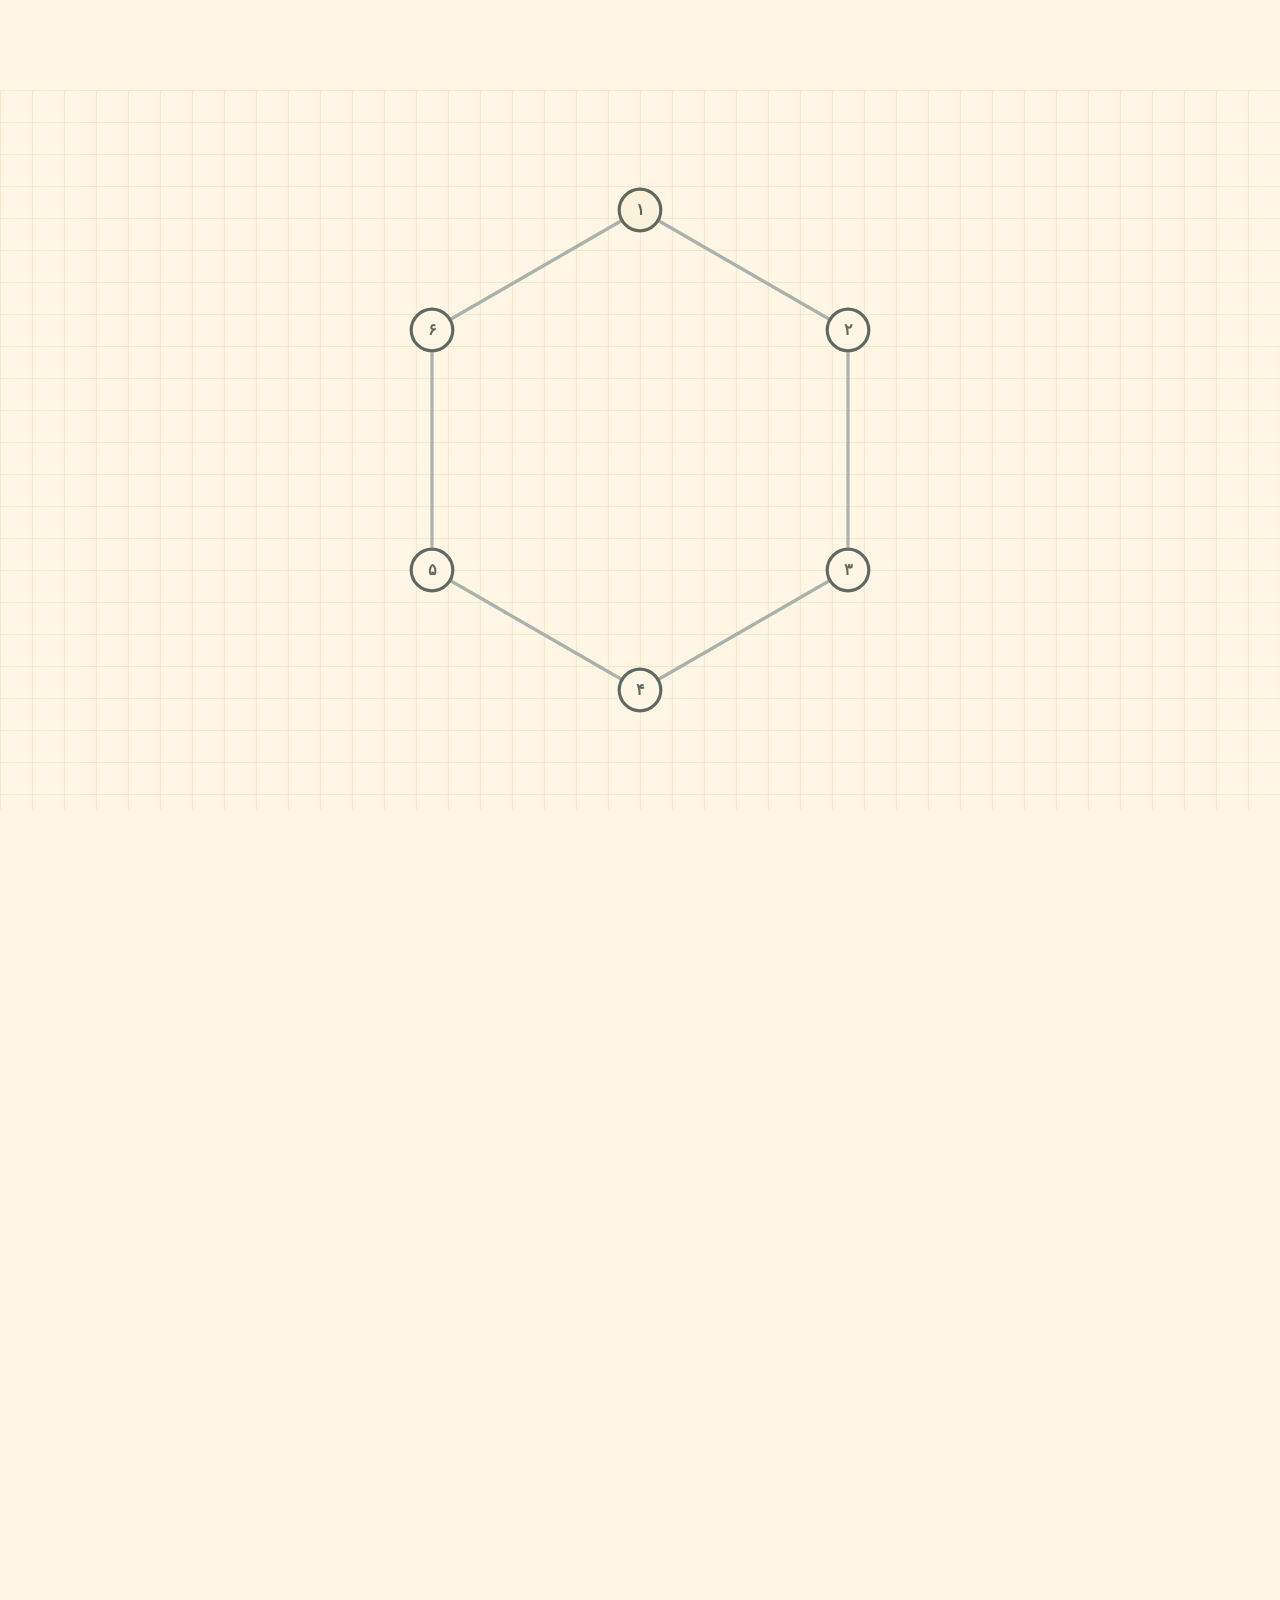
<file: code/animations/cycle_c6.html>
<!doctype html>
<html lang="fa" dir="rtl">
<head>
<meta charset="utf-8">
<meta name="viewport" content="width=device-width, initial-scale=1">
<title>احاطه‌گری در دور C₆ (γ = ۲)</title>
<!-- دور C6: D = {1, 4}؛ N[1] = {6, 1, 2}، N[4] = {3, 4, 5}؛ اجتماع = همه‌ی ۶ رأس؛ γ(C6) = 2 -->
<style>
  html, body { margin: 0; background: #FFF6E5; }
  #scene { position: fixed; inset: 0; width: 100vw; height: 100vh; display: block; pointer-events: none; }
  .spacer { height: 250vh; }
  .sr-only { position: absolute; width: 1px; height: 1px; overflow: hidden; clip: rect(0 0 0 0); }
</style>
</head>
<body>
<h1 class="sr-only">احاطه‌گری در دور C₆ (γ = ۲)</h1>
<canvas id="scene" aria-hidden="true"></canvas>
<div class="spacer"></div>
<script src="../js/scenes.js"></script>
<script src="../js/dom-scene.js"></script>
<script>
  DomScene.mount({
    canvas: document.getElementById('scene'),
    scenes: [DomScenes.C6]
  });
</script>
</body>
</html>
</file>
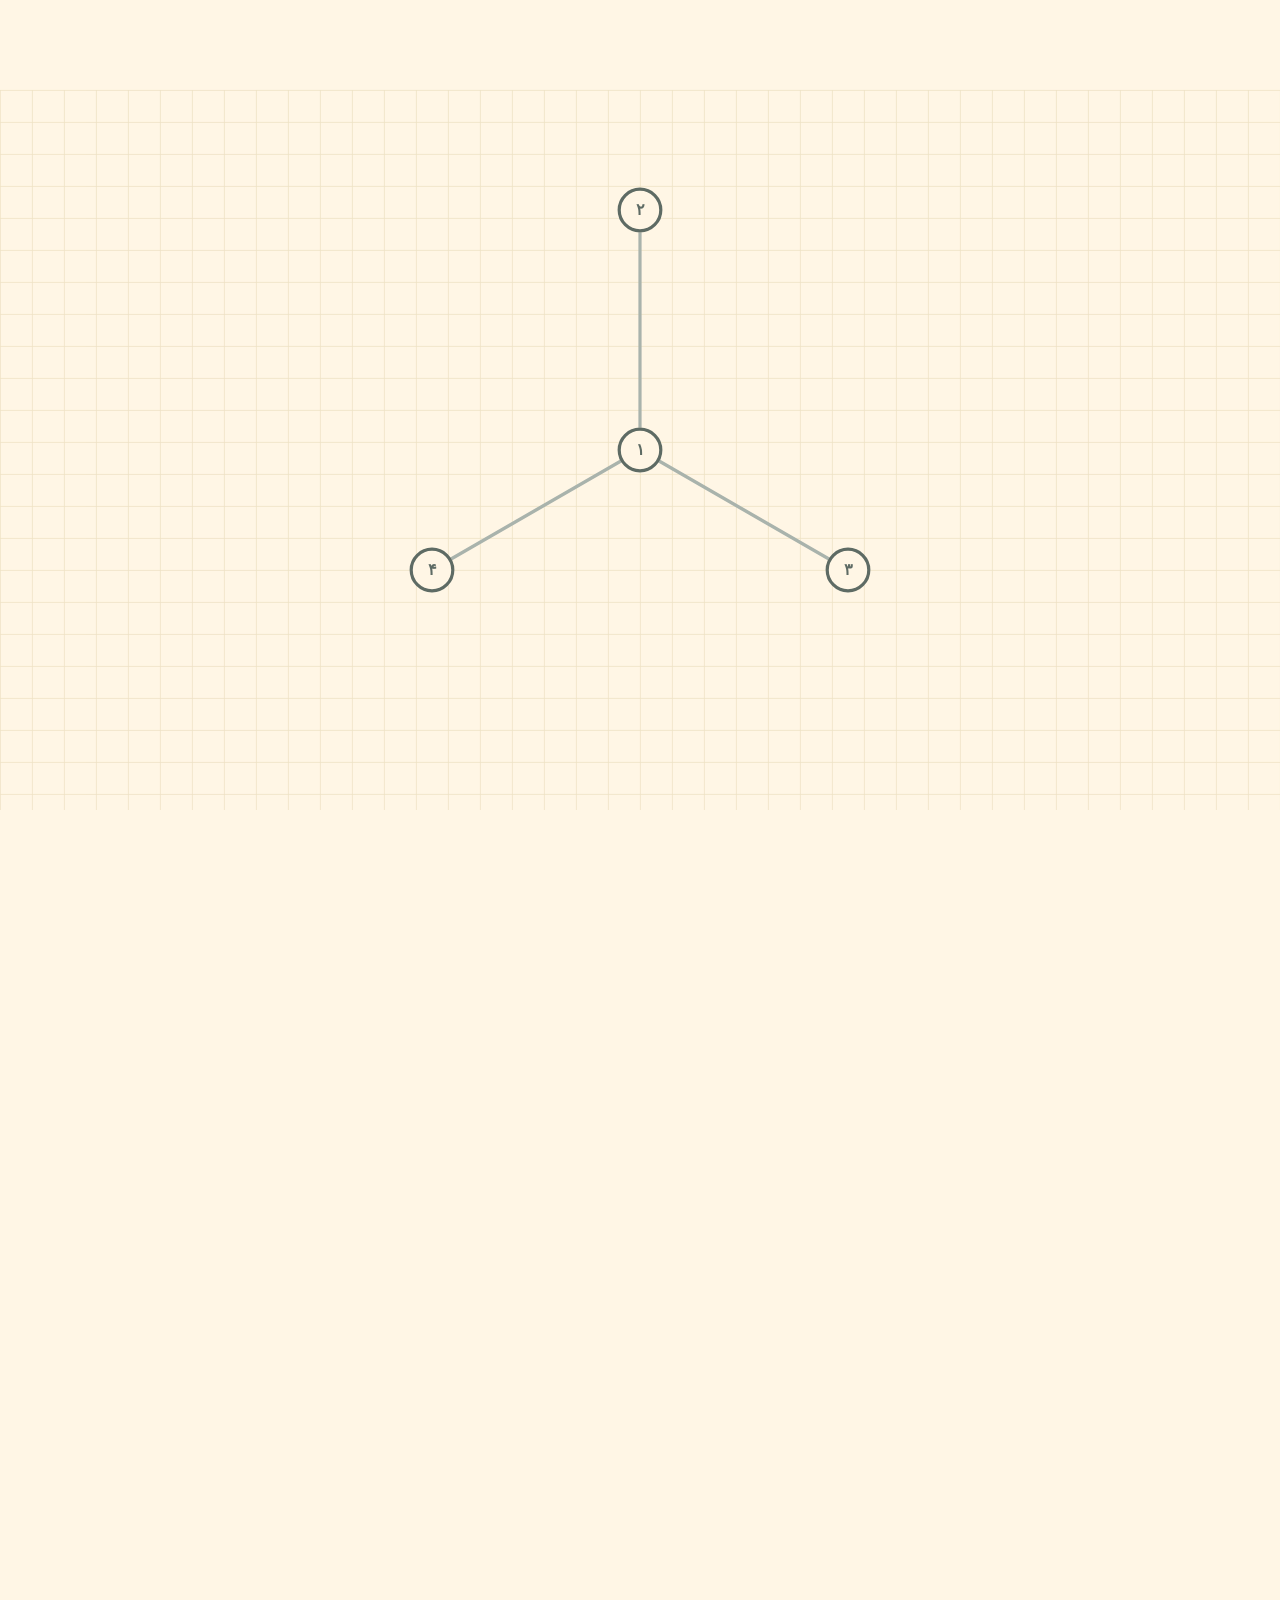
<file: code/animations/star_s4.html>
<!doctype html>
<html lang="fa" dir="rtl">
<head>
<meta charset="utf-8">
<meta name="viewport" content="width=device-width, initial-scale=1">
<title>احاطه‌گری در ستاره‌ی S₄ (γ = ۱)</title>
<!-- ستاره S4: مرکز ۱، برگ‌ها ۲، ۳، ۴؛ D = {1}؛ N[1] = همه‌ی رئوس؛ γ(S4) = 1 -->
<style>
  html, body { margin: 0; background: #FFF6E5; }
  #scene { position: fixed; inset: 0; width: 100vw; height: 100vh; display: block; pointer-events: none; }
  .spacer { height: 250vh; }
  .sr-only { position: absolute; width: 1px; height: 1px; overflow: hidden; clip: rect(0 0 0 0); }
</style>
</head>
<body>
<h1 class="sr-only">احاطه‌گری در ستاره‌ی S₄ (γ = ۱)</h1>
<canvas id="scene" aria-hidden="true"></canvas>
<div class="spacer"></div>
<script src="../js/scenes.js"></script>
<script src="../js/dom-scene.js"></script>
<script>
  DomScene.mount({
    canvas: document.getElementById('scene'),
    scenes: [DomScenes.STAR4]
  });
</script>
</body>
</html>
</file>
<file: code/style.css>
/* ==========================================================================
   چالش γ — طراحی بصری (نسخه ۲.۰)
   مبنا: docs/09_طرح_طراحی_ظاهری.md
   - فونت: B Nazanin (ب نازنین) برای همه‌ی متن‌ها
   - زبان بصری: تخته‌ی شب‌رنگ میلی‌متری + مهره‌ی یاسی + هاشور دریایی برای پوشش
   - بدون کارت‌های یکنواخت، بدون گرادیان تزئینی، بدون برچسب همه‌حروف‌بزرگ
   ========================================================================== */

/* ---------- فونت ---------- */
/* B Nazanin فقط وزن معمولی دارد و نازک دیده می‌شود؛ یک خط بسیار نازک هم‌رنگ با متن، پررنگی را بهتر می‌کند. */
@font-face {
  font-family: "B Nazanin";
  src: local("B Nazanin"), local("BNazanin"), url("fonts/BNazanin.woff2") format("woff2");
  font-weight: normal;
  font-style: normal;
  font-display: swap;
}

/* ---------- توکن‌ها ---------- */
/* دو پالت: روشن (پیش‌فرض) و تاریک (نسخه ۶.۱). هر دو از یک منطق پیروی می‌کنند:
   کرم/سبز-سیاه برای زمینه، متن روشن یا ذغالی، سبز تیتر، طلایی تزئین (هرگز متن روی زمینه‌ی روشن). */
:root {
  --paper: #FFF6E5;         /* زمینه‌ی اصلی: کرم */
  --sheet: #FFFBF3;         /* سطح تخته و نوار مهره‌ها */
  --panel: rgba(255, 251, 243, 0.84); /* پنل‌ها: نیمه‌شفاف؛ پس‌زمینه‌ی متحرک کم‌رنگ پشت متن دیده می‌شود */
  --ink: #1F2A25;           /* متن اصلی (نزدیک به ذغالی #29352F) */
  --ink-soft: #3B4A43;      /* متن فرعی */
  --brand: #174C3C;         /* سبز تیره: تیترها */
  --gold: #D9AA45;          /* طلایی: خطوط تزئینی (غیرمتنی) */
  --grid: #E3D5B3;          /* خطوط شبکه و جداکننده */
  --mark: #174C3C;          /* نشانگر مهره در نمادها */
  --on-mark: #1F2A25;       /* متن روی مهره (مهره‌ها روشن‌اند) */
  --cover: #2E7D5B;         /* پوشش: سبز میانه */
  --cover-ink: #2E7D5B;
  --hint: #1F6A78;          /* راهنما: فیروزه‌ای تیره */
  --hint-tint: #DDEEEE;
  --amber: #8A5F12;         /* معتبر غیرمینیمم (برای متن) */
  --bad: #A23B32;           /* نامعتبر، هشدار */
  --ok: #2E7D5B;            /* دقیق */
  --disabled: #5E6B64;      /* دکمه‌ی غیرفعال */
  --veil-a: rgba(255, 246, 229, 0.62); /* پوشش روی پس‌زمینه‌ی متحرک (بالا) */
  --veil-b: rgba(255, 246, 229, 0.80); /* (پایین) */
  /* رنگ صحنه‌ی روی بوم (dom-scene.js این‌ها را می‌خواند) */
  --scene-bg: #FFF6E5;
  --scene-grid: #EFE3C6;
  --scene-node: #5E6B64;
  --scene-edge: #A9B3AC;
  --scene-text: #5E6B64;
  /* مهره‌ها (رنگ هر رأس ثابت است) و خطوط هاشورشان؛ مهره‌ها روشن‌اند و متن روی آن‌ها تیره است */
  --bead-0: #D9A441; --bead-1: #7FA886; --bead-2: #5FA7A0; --bead-3: #D4825E; --bead-4: #C9708A;
  --bead-5: #9B88C7; --bead-6: #6F9BC4; --bead-7: #B8A24E; --bead-8: #8DB35E; --bead-9: #B07AA8;
  --hatch-0: #815D1A; --hatch-1: #426147; --hatch-2: #335D59; --hatch-3: #854123; --hatch-4: #7D2F46;
  --hatch-5: #4F3B7D; --hatch-6: #315678; --hatch-7: #675A29; --hatch-8: #4E6630; --hatch-9: #673D61;
  --font: "B Nazanin", "Vazirmatn", Tahoma, sans-serif;
  --fs-body: 18px;
  --fs-small: 16px;
  --fs-h2: 24px;
  --fs-title: clamp(44px, 6vw, 68px);

  --space-1: 8px;
  --space-2: 16px;
  --space-3: 28px;
  --space-4: 48px;

  --measure: 68ch;
  --focus: 0 0 0 3px var(--paper), 0 0 0 5px var(--hint);
  --ease: cubic-bezier(0.2, 0.7, 0.2, 1);
  color-scheme: light;
}

/* پالت تاریک: سبز-سیاه عمیق، متن کرم، تیتر سبز روشن، طلایی تزئین. همان نام‌ها، مقادیر دیگر. */
:root[data-theme="dark"] {
  --paper: #13211B;
  --sheet: #1A2B24;
  --panel: rgba(26, 43, 36, 0.84);
  --ink: #EDE6D3;
  --ink-soft: #C3CCC0;
  --brand: #8ED1B5;
  --gold: #D9AA45;
  --grid: #2C4238;
  --mark: #8ED1B5;
  --on-mark: #13211B;
  --cover: #6CC79E;
  --cover-ink: #6CC79E;
  --hint: #7FCAD6;
  --hint-tint: #1B3A40;
  --amber: #E8C170;
  --bad: #F08A80;
  --ok: #6CC79E;
  --disabled: #7D8A83;
  --veil-a: rgba(19, 33, 27, 0.66);
  --veil-b: rgba(19, 33, 27, 0.84);
  --scene-bg: #13211B;
  --scene-grid: #1F3129;
  --scene-node: #A9B8AE;
  --scene-edge: #55685F;
  --scene-text: #C3CCC0;
  --hatch-0: #E6C484; --hatch-1: #ACC6B0; --hatch-2: #97C6C1; --hatch-3: #E3AE96; --hatch-4: #DCA2B3;
  --hatch-5: #BEB2DB; --hatch-6: #A1BED9; --hatch-7: #D1C38C; --hatch-8: #B5CE96; --hatch-9: #CCA9C6;
  --focus: 0 0 0 3px var(--paper), 0 0 0 5px var(--hint);
  color-scheme: dark;
}

/* ---------- پایه ---------- */
*,
*::before,
*::after { box-sizing: border-box; }

html, body {
  margin: 0;
  padding: 0;
  background: var(--paper);
  color: var(--ink);
  font-family: var(--font);
  font-size: var(--fs-body);
  line-height: 2;
}

body { min-height: 100vh; -webkit-text-stroke: 0.25px currentColor; }
svg text { -webkit-text-stroke: 0; }

p { margin: 0 0 var(--space-1); max-width: var(--measure); }

h1, h2, h3 { font-weight: normal; margin: 0; line-height: 1.5; }
h1, h2 { color: var(--brand); }
h3 { color: var(--brand); }
h2 { font-size: var(--fs-h2); margin-bottom: var(--space-2); }
h3 { font-size: 19px; margin: var(--space-3) 0 var(--space-1); }

:focus-visible { outline: none; box-shadow: var(--focus); border-radius: 3px; }

/* ---------- سربرگ ---------- */
.topbar {
  display: flex;
  flex-wrap: wrap;
  align-items: flex-end;
  justify-content: space-between;
  gap: var(--space-2) var(--space-4);
  padding: var(--space-3) clamp(16px, 4vw, 56px) var(--space-2);
}
.topbar { border-bottom: 3px double var(--gold); }

.brand h1 {
  font-size: var(--fs-title);
  line-height: 1.2;
  letter-spacing: -0.01em;
}
.gamma { font-style: normal; font-family: "Times New Roman", "Cambria Math", serif; }
/* عبارت ریاضی: چپ‌به‌راست و ایزوله تا در متن فارسی جابه‌جا نشود (نشانه‌گذاری در index.html و script.js) */
.math { direction: ltr; unicode-bidi: isolate; font-family: "Cambria Math", "Latin Modern Math", "Times New Roman", serif; font-style: normal; }
.brand p {
  margin: 0;
  color: var(--ink-soft);
  font-size: 18px;
  line-height: 1.8;
}

/* تب‌ها: خط زیر، بدون کپسول */
.tabs { display: flex; gap: var(--space-3); }
.tab {
  background: none;
  border: 0;
  padding: 6px 0 4px;
  color: var(--ink-soft);
  font: inherit;
  font-size: 19px;
  cursor: pointer;
  border-bottom: 3px solid transparent;
  transition: color 0.2s var(--ease), border-color 0.2s var(--ease);
}
.tab:hover { color: var(--ink); }
.tab.active { color: var(--brand); border-bottom-color: var(--gold); }

main {
  padding: 0 clamp(16px, 4vw, 56px) var(--space-4);
  max-width: 1480px;
  margin: 0 auto;
}

.view { display: none; }
.view.active { display: block; animation: view-in 0.5s cubic-bezier(0.2, 0.7, 0.2, 1) both; }
/* ورود تب: محتوا محو می‌شود؛ فقط opacity تا فریم‌ها سنگین نشوند و زمان صحنه‌ها دقیق بماند */
@keyframes view-in {
  from { opacity: 0; }
  to { opacity: 1; }
}
@media (prefers-reduced-motion: reduce) {
  .view.active { animation: none; }
}

.footer {
  padding: var(--space-3) clamp(16px, 4vw, 56px);
  color: var(--ink-soft);
  font-size: var(--fs-small);
  border-top: 1px solid var(--grid);
}

/* ---------- ستون‌ها (بدون کارت) ---------- */
.panel {
  background: none;
  box-shadow: none;
  border-radius: 0;
  padding: 0;
}

.game-layout {
  display: grid;
  grid-template-columns: 250px minmax(0, 1fr);
  grid-template-areas: "controls board";
  gap: 0 var(--space-4);
  align-items: start;
}
.controls { grid-area: controls; }
.board-panel { grid-area: board; }

.controls,
.scoreboard {
  position: static; /* ستون‌ها در جریان عادی صفحه می‌مانند؛ متن هیچ‌وقت بریده نمی‌شود */
}

/* پنل‌ها نیمه‌شفاف‌اند: پس‌زمینه‌ی متحرک کم‌رنگ پشت آن‌ها دیده می‌شود، و متن با پوشش ۸۴٪ خوانا می‌ماند */
.controls,
.board-panel,
.scoreboard,
.station,
.help {
  background: var(--panel);
  -webkit-backdrop-filter: blur(2px);
  backdrop-filter: blur(2px);
  border-radius: 8px;
  padding: var(--space-2);
}

/* فضای اسکرول انتهای هر تب: پس‌زمینه‌ی همان تب در کل طول تب و در هنگام اسکرول پخش می‌شود.
   طول این فضا کوتاه است تا تب‌ها فضای خالی زیاد نداشته باشند. */
.scroll-runway { height: 60vh; }

/* ---------- تب کارنامه ---------- */
.scores-layout { max-width: 760px; margin: 0 auto; }
.live-line { margin-top: var(--space-1); }

/* ---------- آزمون حذف (مینیمال بودن) ---------- */
.removal-box {
  margin-top: var(--space-2);
  padding: var(--space-2) var(--space-2) var(--space-2) 14px;
  border-inline-start: 3px solid var(--gold);
  background: var(--hint-tint);
  border-radius: 4px;
}
.removal-box h3 { margin-top: 0; font-size: 18px; color: var(--brand); }
.removal-box .hint { margin: var(--space-1) 0; }
.removal-list { list-style: none; margin: 0; padding: 0; display: grid; gap: var(--space-1); }
.removal-list li { display: flex; flex-wrap: wrap; gap: var(--space-1); align-items: center; }
.removal-info { font-size: var(--fs-small); color: var(--ink-soft); }
.removal-box #removal-summary { color: var(--ink); font-weight: normal; }
.board .vertex.removal-miss .vertex-bg { stroke: var(--bad); stroke-width: 3.5; stroke-dasharray: 5 4; }
.board .vertex.removal-target .vertex-bg { stroke: var(--bad); stroke-width: 3; stroke-dasharray: 2 4; }
.board .vertex.removal-miss .vertex-label { fill: var(--bad); }
.removal-actions { display: flex; flex-wrap: wrap; gap: var(--space-1); margin-top: var(--space-1); }
.board .vertex.removal-target .vertex-label { fill: var(--bad); text-decoration: line-through; }

/* ---------- برچسب‌ها و متن ---------- */
label {
  display: block;
  font-size: var(--fs-small);
  color: var(--ink-soft);
  margin: var(--space-2) 0 4px;
}
.hint { font-size: var(--fs-small); color: var(--ink-soft); margin: var(--space-1) 0; line-height: 1.9; }
.rules { padding-inline-start: 22px; margin: 0; font-size: var(--fs-small); }
.rules li { margin-bottom: 6px; }

/* ---------- فیلدها ---------- */
select,
input[type="number"],
input[type="text"] {
  width: 100%;
  padding: 8px 10px;
  border: 0;
  border-bottom: 2px solid var(--ink);
  background: transparent;
  color: var(--ink);
  font: inherit;
  font-size: 18px;
  border-radius: 0;
  margin-top: 4px;
}
select:focus-visible, input:focus-visible { box-shadow: none; outline: 3px solid var(--brand); outline-offset: 2px; }
select option { color: var(--ink); background: var(--sheet); }

/* ---------- دکمه‌ها ---------- */
/* صفت hidden همیشه پنهان می‌کند، حتی اگر کلاسی display تعیین کرده باشد */
[hidden] { display: none !important; }

.btn {
  display: inline-flex;
  align-items: center;
  justify-content: center;
  gap: 6px;
  flex: 1;
  min-height: 44px;
  padding: 8px 14px;
  border: 1.5px solid var(--ink);
  border-radius: 999px;   /* دکمه‌ی کپسولی: گرد و مینیمال */
  background: transparent;
  color: var(--ink);
  font: inherit;
  font-size: 18px;
  cursor: pointer;
  transition: background 0.18s var(--ease), color 0.18s var(--ease), transform 0.08s;
}
.btn:hover { background: var(--ink); color: var(--paper); }
.btn:active { transform: translateY(1px); }
.btn.primary { background: var(--ink); color: var(--paper); }
.btn.primary:hover { background: var(--brand); border-color: var(--brand); }
.btn.danger { border-color: var(--bad); color: var(--bad); }
.btn.danger:hover { background: var(--bad); color: var(--paper); }
.btn.ghost { border-style: dashed; color: var(--ink-soft); border-color: var(--ink-soft); }
.btn.small { flex: 0 0 auto; min-height: 38px; padding: 6px 12px; font-size: var(--fs-small); }
.btn:disabled { cursor: not-allowed; background: transparent; color: var(--disabled); border-color: var(--disabled); }
.btn-row { display: flex; gap: var(--space-1); margin: var(--space-1) 0; flex-wrap: wrap; }
.inline-row { display: flex; gap: var(--space-1); align-items: center; flex-wrap: wrap; margin: var(--space-1) 0; }
.inline-row select, .inline-row input { width: auto; flex: 1; min-width: 150px; margin-top: 0; }

.switch { display: flex; align-items: center; gap: var(--space-1); font-size: 18px; color: var(--ink); cursor: pointer; margin: var(--space-1) 0; }
.switch input { width: 20px; height: 20px; accent-color: var(--brand); }

/* ---------- ابزارها: فهرست با خط جداکننده ---------- */
.controls h2 {
  font-size: var(--fs-h2);
  padding-top: var(--space-2);
  margin-top: var(--space-3);
  border-top: 1px solid var(--grid);
}
.controls h2:first-child { border-top: 0; margin-top: 0; padding-top: 0; }

.builder { margin-top: var(--space-2); border-top: 1px solid var(--grid); padding-top: var(--space-2); }
.builder summary { cursor: pointer; font-size: 19px; color: var(--ink); list-style: none; }
.builder summary::-webkit-details-marker { display: none; }
.builder summary::after { content: " ▾"; color: var(--brand); }
.builder[open] summary::after { content: " ▴"; }
.builder input[type="number"] { width: 100%; }

/* ---------- تخته: کاغذ میلی‌متری ---------- */
.board-head {
  display: flex;
  justify-content: space-between;
  align-items: baseline;
  gap: var(--space-1);
  flex-wrap: wrap;
  margin-bottom: var(--space-1);
}
.badge {
  font-size: 19px;
  color: var(--ink-soft);
}
.badge::before {
  content: "";
  display: inline-block;
  width: 10px; height: 10px;
  border-radius: 50%;
  background: var(--ink-soft);
  margin-inline-end: 8px;
  vertical-align: middle;
}
.badge.ok { color: var(--ok); }
.badge.ok::before { background: var(--ok); }
.badge.warn { color: var(--amber); }
.badge.warn::before { background: var(--hint); }
.badge.bad { color: var(--bad); }
.badge.bad::before { background: var(--bad); }
.counts { font-size: var(--fs-small); color: var(--ink-soft); }

.board {
  width: 100%;
  max-width: 600px;
  aspect-ratio: 1 / 1;
  margin: 0 auto;
  background-color: var(--sheet);
  background-image:
    linear-gradient(var(--grid) 1px, transparent 1px),
    linear-gradient(90deg, var(--grid) 1px, transparent 1px);
  background-size: 24px 24px;
  background-position: -1px -1px;
  border: 2px solid var(--grid);
  border-radius: 2px;
  position: relative;
}
.board svg { width: 100%; height: 100%; display: block; }

.board .edge { stroke: var(--ink-soft); stroke-width: 2.4; stroke-linecap: round; }

.board .vertex { cursor: pointer; }
.board .vertex:focus { outline: none; }
.board .vertex-bg {
  fill: var(--sheet);
  stroke: var(--ink-soft);
  stroke-width: 2.2;
  transition: fill 0.18s var(--ease), stroke-width 0.12s;
}
.board .vertex-label {
  font-family: var(--font);
  font-size: 19px;
  pointer-events: none;
  text-anchor: middle;
  dominant-baseline: central;
  fill: var(--ink);
}
.board .vertex-label.on-dark { fill: var(--on-mark); }
.board .vertex.hint-target .vertex-label { fill: var(--ink); paint-order: stroke; stroke: var(--sheet); stroke-width: 4px; stroke-linejoin: round; }

/* وضعیت‌ها: مهره، پوشش (هاشور)، پوشش‌نداده، هشدار */
.board .vertex.marked .vertex-bg { stroke: var(--ink); stroke-width: 2; }
.board .vertex.marked .vertex-label { fill: var(--ink); paint-order: stroke; stroke: var(--sheet); stroke-width: 3px; stroke-linejoin: round; }
.board .vertex.covered .vertex-bg { stroke: var(--ink-soft); }
.board .vertex.covered .vertex-label { fill: var(--ink); paint-order: stroke; stroke: var(--sheet); stroke-width: 4px; stroke-linejoin: round; }
.board .vertex.shared .vertex-ring { fill: none; stroke: var(--ink-soft); stroke-width: 2.2; }
.board .vertex.uncovered .vertex-bg { fill: var(--sheet); }
.board .vertex.missing .vertex-bg { stroke: var(--bad); stroke-width: 3.2; stroke-dasharray: 0; }
.board .vertex.missing .vertex-label { fill: var(--ink); }
.board .vertex.hint-uncov .vertex-bg { stroke: var(--hint); stroke-dasharray: 5 4; stroke-width: 3; }
.board .vertex.hint-target .vertex-bg { stroke: var(--hint); stroke-width: 4.5; }
.board .vertex.hint-target .vertex-ring { stroke: var(--hint); stroke-width: 4.5; }
.board .vertex:hover .vertex-bg { stroke-width: 3.6; }
.board .vertex:focus-visible .vertex-bg { stroke: var(--brand); stroke-width: 4; }

/* ورود رئوس: یک لحظه، هنگام بارگذاری گراف */
@keyframes vertex-in {
  from { opacity: 0; transform: scale(0.4); }
  to { opacity: 1; transform: scale(1); }
}
.board svg.entering .vertex {
  transform-box: fill-box;
  transform-origin: center;
  animation: vertex-in 0.42s var(--ease) both;
  animation-delay: calc(var(--i, 0) * 70ms);
}
/* فشردگی کوتاه هنگام گذاشتن مهره: پاسخ به عمل کاربر */
@keyframes place {
  0% { transform: scale(0.8); }
  100% { transform: scale(1); }
}
.board .vertex.marked .vertex-bg { animation: place 0.18s var(--ease); transform-box: fill-box; transform-origin: center; }

.legend {
  display: flex;
  flex-wrap: wrap;
  gap: var(--space-2);
  justify-content: center;
  font-size: var(--fs-small);
  color: var(--ink-soft);
  margin-top: var(--space-2);
}
.dot {
  display: inline-block;
  width: 16px;
  height: 16px;
  border-radius: 50%;
  margin-inline-start: 6px;
  vertical-align: -3px;
  border: 2px solid var(--ink);
}
.dot.marked { background: var(--mark); border-color: var(--ink); }
.dot.covered { background: repeating-linear-gradient(45deg, var(--sheet) 0 2px, var(--cover) 2px 4px); border-color: var(--cover-ink); }
.dot.uncovered { background: var(--sheet); }
.dot.shared { background: conic-gradient(var(--mark) 0 50%, var(--cover) 50% 100%); border-color: var(--ink-soft); }

/* مجموعه‌های احاطه‌گر مینیمم (تراز یک‌دست و قابل اسکرول) */
.set-list { display: flex; flex-wrap: wrap; gap: 6px; margin-top: var(--space-1); max-height: 180px; overflow-y: auto; }
.set-chip {
  padding: 2px 10px;
  border: 1px solid var(--grid);
  border-radius: 999px;
  background: var(--sheet);
  color: var(--ink);
  font-size: 16px;
  white-space: nowrap;
}

/* جعبه‌ی تمرین مینیمال */
.practice-box {
  margin: var(--space-1) 0;
  padding: var(--space-1) var(--space-2);
  border: 1px solid var(--grid);
  border-inline-start: 3px solid var(--mark);
  border-radius: 6px;
  background: var(--sheet);
  font-size: 16px;
  line-height: 1.9;
}
.practice-box p { margin: 2px 0; }

/* ردیف‌های غیرمینیمال در ایستگاه ۴ */
.nonmin-row td { color: var(--ink-soft); }

/* نتیجه: یک جمله‌ی بزرگ زیر تخته */
.result {
  margin: var(--space-3) auto 0;
  max-width: 600px;
  padding: 0 0 0 0;
  min-height: 3.2em;
  font-size: 22px;
  line-height: 1.7;
  color: var(--ink);
}
.result strong { display: block; font-weight: normal; font-size: 26px; }
.result small { display: block; color: var(--ink-soft); font-size: var(--fs-small); margin-top: 4px; }
.result.exact strong { color: var(--ok); }
.result.nonmin strong { color: var(--amber); }
.result.bad strong { color: var(--bad); }
.result > * { animation: result-in 0.3s var(--ease) both; }
@keyframes result-in {
  from { opacity: 0; transform: translateY(4px); }
  to { opacity: 1; transform: none; }
}

.hint-box {
  max-width: 600px;
  margin: var(--space-2) auto 0;
  padding: 12px 16px;
  background: var(--hint-tint);
  color: var(--amber);
  font-size: var(--fs-small);
  line-height: 1.9;
  border-radius: 3px;
}

/* ---------- امتیاز و کارنامه: جدول ساکت ---------- */
.score-table,
.data-table {
  width: 100%;
  border-collapse: collapse;
  font-size: var(--fs-small);
  margin: var(--space-1) 0;
}
.score-table th, .score-table td,
.data-table th, .data-table td {
  padding: 7px 6px;
  text-align: center;
  border-bottom: 1px solid var(--grid);
  vertical-align: middle;
}
.score-table th, .data-table th { color: var(--ink-soft); font-weight: normal; }
.score-table tr.active td { color: var(--brand); }
.score-table tr.active td:first-child::before { content: "● "; }

.history {
  padding-inline-start: 20px;
  margin: var(--space-1) 0;
  font-size: var(--fs-small);
  line-height: 1.9;
  max-height: 260px;
  overflow: auto;
}
.history li { margin-bottom: 4px; }

.gamma-box {
  margin-top: var(--space-2);
  padding: var(--space-2);
  border-inline-start: 3px solid var(--mark);
  background: var(--sheet);
}
.gamma-box p { margin: 4px 0; }

/* ---------- آزمایشگاه ---------- */
.lab-grid {
  display: grid;
  grid-template-columns: repeat(2, minmax(0, 1fr));
  gap: var(--space-4) var(--space-4);
  padding-top: var(--space-3);
}
.station {
  border-top: 2px solid var(--ink);
  padding-top: var(--space-2);
}
.station > label { margin-top: var(--space-2); }
.station p { max-width: none; }
.table-wrap { overflow-x: auto; }
#st2-table th, #st2-table td { font-size: 16px; padding: 6px 7px; }
.ok-cell { color: var(--ok); }
.bad-cell { color: var(--bad); }

.model {
  background: var(--sheet);
  color: var(--ink);
  border-inline-start: 3px solid var(--ink);
  padding: 12px 14px;
  direction: ltr;
  text-align: left;
  font-family: Consolas, "Courier New", monospace;
  font-size: 15px;
  line-height: 1.8;
  white-space: pre-wrap;
  overflow-x: auto;
  margin: var(--space-1) 0;
}

.vars { display: flex; gap: var(--space-1); flex-wrap: wrap; margin: var(--space-1) 0; }
.var-chip {
  display: inline-flex;
  align-items: center;
  gap: 6px;
  padding: 6px 12px;
  border: 1.5px solid var(--ink);
  border-radius: 3px;
  cursor: pointer;
  user-select: none;
  font-size: var(--fs-small);
  margin: 0;
  direction: ltr;
  color: var(--ink);
}
.var-chip:has(input:checked) { background: var(--ink); color: var(--paper); }
.var-chip input { accent-color: var(--brand); width: 16px; height: 16px; }

.result-small { font-size: 18px; padding: 6px 0; line-height: 1.8; }
.result-small.ok { color: var(--ok); }
.result-small.bad { color: var(--bad); }

/* ---------- سازنده‌ی گراف سفارشی ---------- */
.matrix-table { font-size: 15px; direction: ltr; }
.matrix-table th, .matrix-table td { padding: 3px 4px; border-bottom: 0; }
.matrix-table input { accent-color: var(--brand); width: 16px; height: 16px; cursor: pointer; }
.matrix-table .diag {
  background: repeating-linear-gradient(-45deg, transparent 0 4px, var(--grid) 4px 5px);
}

/* ---------- تعاریف ---------- */
.help { max-width: var(--measure); font-size: 18px; line-height: 2.1; }
.help h2 { margin-top: var(--space-3); }
.help ul { padding-inline-start: 22px; }
.help li { margin-bottom: 6px; }

/* ---------- واکنش‌گرایی ---------- */
@media (max-width: 1180px) {
  .game-layout {
    grid-template-columns: 220px minmax(0, 1fr);
    grid-template-areas: "controls board";
    gap: var(--space-3) var(--space-4);
  }
}

@media (max-width: 760px) {
  .game-layout {
    grid-template-columns: 1fr;
    grid-template-areas: "board" "controls";
  }
  .lab-grid { grid-template-columns: 1fr; }
  .tabs { gap: var(--space-2); }
  .tab { font-size: 18px; }
  .board { max-width: 100%; }
  .result { font-size: 19px; }
  .result strong { font-size: 22px; }
}

@media (min-width: 761px) and (max-width: 1024px) {
  .board { max-width: 480px; }
}

/* ---------- حالت بازی: امتیازی یا فقط تمرین (نسخه ۶.۴.۰) ----------
   بخش‌هایی که به امتیازدهی مربوط‌اند (کلاس scoring) در حالت تمرین (body.mode-practice)
   محو و جمع می‌شوند؛ برگشت به حالت امتیازی همان را با محو شدن نشان می‌دهد. */
.scoring {
  transition: opacity 0.6s var(--ease), transform 0.6s var(--ease), filter 0.6s var(--ease), display 0.6s allow-discrete;
}
body.mode-practice .scoring {
  opacity: 0;
  transform: translateY(-8px);
  filter: blur(3px);
  display: none;
  pointer-events: none;
}
@starting-style {
  body:not(.mode-practice) .scoring { opacity: 0; transform: translateY(-8px); filter: blur(3px); }
}

/* ---------- چاپ ---------- */
@media print {
  .topbar, .controls, .scoreboard, .tabs, .footer { display: none !important; }
  .view { display: block !important; }
  body, html { background: #fff; color: #000; }
  .topbar__tools, #bg-animation { display: none !important; }
  .board { border-color: #000; }
}

/* ---------- کاهش حرکت ---------- */
@media (prefers-reduced-motion: reduce) {
  *, *::before, *::after {
    animation-duration: 0.001ms !important;
    animation-delay: 0ms !important;
    transition-duration: 0.001ms !important;
  }
}

/* γ در فونت فارسی موجود نیست؛ برای نماد ریاضی از یک قلم لاتین سریف استفاده می‌شود */
.gamma, h1 .gamma {
  font-family: "Cambria Math", "Cambria", "Times New Roman", "Latin Modern Math", serif;
  font-style: italic;
}

/* ابزارهای سربرگ: تریگر حالت تاریک (css/triggers.css) کنار پیوند معرفی */
.topbar__tools { display: flex; align-items: center; gap: var(--space-2); align-self: center; }

/* پیوند به صفحه‌ی معرفی (نسخه ۳) */
.topbar__link {
  align-self: center;
  padding: 6px 14px;
  border: 1px solid var(--grid);
  border-radius: 999px;
  color: var(--ink-soft);
  text-decoration: none;
  white-space: nowrap;
}
.topbar__link:hover, .topbar__link:focus-visible { color: var(--ink); border-color: var(--brand); }

/* ---------- چالش زمان‌دار ---------- */
.timed-box { margin: var(--space-2) 0; padding: var(--space-2) var(--space-3); border: 1px solid var(--gold); border-inline-start-width: 5px; border-radius: 10px; background: var(--sheet); color: var(--ink); }

/* ---------- ویرایشگر کشیدنی گراف سفارشی ---------- */
.pad { width: min(340px, 100%); aspect-ratio: 1 / 1; margin: var(--space-1) 0; border: 1px solid var(--grid); border-radius: 10px; background: var(--sheet); touch-action: none; user-select: none; }
.pad-svg { display: block; width: 100%; height: 100%; }
.pad-edge { stroke: var(--brand); stroke-width: 3; stroke-linecap: round; }
.pad-v { cursor: grab; }
.pad-v circle { fill: var(--sheet); stroke: var(--ink-soft); stroke-width: 2; }
.pad-v.pick circle { stroke: var(--gold); stroke-width: 4; }
.pad-v:focus-visible circle { stroke: var(--brand); stroke-width: 3; }
.pad-label { font-size: 15px; text-anchor: middle; dominant-baseline: central; fill: var(--ink); pointer-events: none; }

/* ---------- گزارش چاپی ---------- */
.print-report { display: none; }
@media print {
  body.printing-report > *:not(.print-report) { display: none !important; }
  body.printing-report .print-report { display: block !important; color: #000; background: #fff; font-size: 12pt; }
  body.printing-report .print-report h1 { font-size: 18pt; margin: 0 0 6pt; color: #000; }
  body.printing-report .print-report h2 { font-size: 13pt; margin: 14pt 0 4pt; color: #000; }
  body.printing-report .print-report table { width: 100%; border-collapse: collapse; }
  body.printing-report .print-report th,
  body.printing-report .print-report td { border: 1px solid #555; padding: 4pt 6pt; text-align: right; }
}
</file>
<file: code/css/petersen-bg.css>
/*
 * petersen-bg.css: استایل پس‌زمینه‌ی متحرک گراف‌ها (نسخه ۶.۴.۰)
 *
 * این فایل فقط مربوط به پس‌زمینه است. برای حذف آن، این فایل و خط مربوطه در index.html را
 * بردارید. اگر فقط می‌خواهید پس‌زمینه پنهان شود، کافی است #bg-animation را display: none کنید.
 */

/* لایه‌ی ثابت پشت همه‌ی محتوا. pointer-events: none تضمین می‌کند کلیک‌ها به محتوا برسند. */
#bg-animation {
  position: fixed;
  top: 0;
  left: 0;
  width: 100vw;
  height: 100vh;
  z-index: -1;
  overflow: hidden;
  pointer-events: none;
}

/* بوم: مانند object-fit: cover، پر کردن کامل نما با حفظ نسبت تصویر (لبه‌ها در صفحه‌های باریک بریده می‌شوند) */
#bg-animation canvas {
  position: absolute;
  inset: 0;
  display: block;
  width: 100%;
  height: 100%;
  object-fit: cover;
}

/* پوشش نیمه‌شفاف روی صحنه: صحنه کم‌رنگ و آرام دیده می‌شود و متن روی آن خوانا می‌ماند.
   رنگ پوشش از توکن‌های حالت روشن/تاریک (--veil-a و --veil-b در style.css) می‌آید. */
#bg-animation::after {
  content: "";
  position: absolute;
  inset: 0;
  background: linear-gradient(to bottom, var(--veil-a), var(--veil-b));
  pointer-events: none;
}

/*
 * بدنه یک زمینه‌ی تیره دارد. بدون isolation، این زمینه روی لایه‌ی z-index: -1 نقاشی می‌شود
 * و پس‌زمینه را می‌پوشاند. isolation: isolate باعث می‌شود بدنه زمینه‌ی خودش را داشته باشد
 * و پس‌زمینه‌ی متحرک بالای آن قرار گیرد.
 */
body {
  position: relative;
  isolation: isolate;
}

/* محتوای اصلی سایت بالای پس‌زمینه می‌ماند */
body > *:not(#bg-animation) {
  position: relative;
  z-index: 0;
}
</file>
<file: code/css/triggers.css>
/*!
 * triggers.css — تریگرهای نسخه ۶.۴.۰ (مشترک بین بازی و صفحه‌ی معرفی)
 *
 *   .trigger--theme  کلید روشن/تاریک: خورشید در حالت روشن، ماه و ستاره در حالت تاریک.
 *                    با View Transitions، تغییر حالت از محل کلید به‌صورت دایره‌ی گسترده دیده می‌شود.
 *   .trigger--mode   کلید حالت بازی: «امتیازی» یا «فقط تمرین». نشانگر با فنر روی گزینه‌ی فعال می‌سُرد.
 *
 * ورودی هر تریگر یک چک‌باکس با role="switch" است که کل برچسب را می‌پوشاند؛ کلیک، لمس و
 * کلید Space/Enter روی آن کار می‌کند. کاهش حرکت (prefers-reduced-motion) همه‌ی انیمیشن‌ها را خاموش می‌کند.
 */

/* ---------- ورودی نامرئی روی کل تریگر ---------- */
.trigger {
  position: relative;
  display: inline-flex;
  align-items: center;
  gap: 10px;
  cursor: pointer;
  -webkit-tap-highlight-color: transparent;
  user-select: none;
}
.trigger input[type="checkbox"] {
  position: absolute;
  inset: 0;
  width: 100%;
  height: 100%;
  margin: 0;
  opacity: 0;
  cursor: pointer;
  z-index: 2;
}
.trigger input:focus-visible ~ .trigger__track { box-shadow: 0 0 0 3px var(--paper), 0 0 0 5px var(--hint); }

/* ---------- کلید روشن/تاریک ---------- */
.trigger--theme .trigger__track {
  position: relative;
  width: 68px;
  height: 36px;
  border-radius: 999px;
  border: 1px solid var(--grid);
  background: linear-gradient(120deg, #BEE6F4 0%, #FFF0C2 100%);
  overflow: hidden;
  transition: background 0.7s var(--ease), border-color 0.7s var(--ease), box-shadow 0.4s var(--ease);
  box-shadow: inset 0 1px 2px rgba(0, 0, 0, 0.08);
}
.trigger--theme:hover .trigger__track { transform: scale(1.04); }
.trigger--theme:active .trigger__track { transform: scale(0.97); }
.trigger--theme .trigger__track,
.trigger--theme .trigger__knob { transition-property: background, border-color, box-shadow, transform, left; }

/* گره‌ی خورشید/ماه */
.trigger--theme .trigger__knob {
  position: absolute;
  top: 3px;
  left: 35px;                              /* روشن: سمت راست (خورشید) */
  width: 28px;
  height: 28px;
  border-radius: 50%;
  transition: left 0.75s cubic-bezier(0.34, 1.4, 0.5, 1), transform 0.75s cubic-bezier(0.34, 1.4, 0.5, 1);
}
.trigger--theme .ico { position: absolute; inset: 0; border-radius: 50%; }

/* خورشید: دیسک زرد با پرتوهای چرخان */
.trigger--theme .ico--sun {
  background: radial-gradient(circle at 35% 35%, #FFE08A 0%, #F7B731 60%, #E89B1C 100%);
  box-shadow: 0 0 10px rgba(247, 183, 49, 0.55);
  transition: transform 0.9s cubic-bezier(0.34, 1.4, 0.5, 1), opacity 0.5s var(--ease);
}
.trigger--theme .ico--sun::before {
  content: "";
  position: absolute;
  inset: -7px;
  border-radius: 50%;
  background: repeating-conic-gradient(#F7B731 0deg 9deg, transparent 9deg 30deg);
  -webkit-mask: radial-gradient(circle, transparent 55%, #000 58%, #000 72%, transparent 75%);
          mask: radial-gradient(circle, transparent 55%, #000 58%, #000 72%, transparent 75%);
  animation: sun-spin 14s linear infinite;
}

/* ماه: هلال با بریدگی سایه‌دار */
.trigger--theme .ico--moon {
  background: #EDE6D3;
  box-shadow: inset -7px -3px 0 0 #1C3D33, 0 0 12px rgba(237, 230, 211, 0.35);
  transform: scale(0) rotate(-120deg);
  opacity: 0;
  transition: transform 0.9s cubic-bezier(0.34, 1.4, 0.5, 1) 0.1s, opacity 0.5s var(--ease) 0.1s;
}

/* ستاره‌ها: فقط در حالت تاریک */
.trigger--theme .trigger__stars { position: absolute; inset: 0; opacity: 0; transition: opacity 0.6s var(--ease) 0.2s; }
.trigger--theme .trigger__stars i {
  position: absolute;
  width: 3px;
  height: 3px;
  border-radius: 50%;
  background: #EDE6D3;
  box-shadow: 0 0 4px #EDE6D3;
  animation: twinkle 2.6s ease-in-out infinite;
}
.trigger--theme .trigger__stars i:nth-child(1) { left: 9px; top: 9px; }
.trigger--theme .trigger__stars i:nth-child(2) { left: 16px; top: 22px; animation-delay: 0.9s; width: 2px; height: 2px; }
.trigger--theme .trigger__stars i:nth-child(3) { left: 24px; top: 8px; animation-delay: 1.6s; }

.trigger--theme .trigger__text {
  color: var(--ink);
  font-size: 17px;
  line-height: 1.6;
  white-space: nowrap;
}

/* حالت تاریک (تیک خورده) */
.trigger--theme input:checked ~ .trigger__track {
  background: linear-gradient(120deg, #0B1712 0%, #1E4036 100%);
  border-color: #2C4238;
}
.trigger--theme input:checked ~ .trigger__track .trigger__knob { left: 3px; }
.trigger--theme input:checked ~ .trigger__track .ico--sun {
  transform: rotate(200deg) scale(0);
  opacity: 0;
  transition-delay: 0s;
}
.trigger--theme input:checked ~ .trigger__track .ico--sun::before { animation-play-state: paused; }
.trigger--theme input:checked ~ .trigger__track .ico--moon {
  transform: scale(1) rotate(0deg);
  opacity: 1;
}
.trigger--theme input:checked ~ .trigger__track .trigger__stars { opacity: 1; }

/* ---------- کلید حالت بازی: امتیازی | فقط تمرین ---------- */
.trigger--mode {
  display: flex;
  width: 100%;
  max-width: 320px;
  margin: var(--space-1) 0 var(--space-2);
}
.trigger--mode .trigger__track {
  position: relative;
  display: flex;
  width: 100%;
  height: 46px;
  padding: 3px;
  border: 1.5px solid var(--grid);
  border-radius: 999px;
  background: var(--panel, var(--sheet));
  transition: border-color 0.5s var(--ease), box-shadow 0.5s var(--ease);
}
.trigger--mode:hover .trigger__track { border-color: var(--brand); }
.trigger--mode .trigger__opt {
  position: relative;
  z-index: 1;
  flex: 1 1 0;
  display: flex;
  align-items: center;
  justify-content: center;
  color: var(--ink);
  font-size: 18px;
  line-height: 1;
  transition: color 0.45s var(--ease);
}
/* نشانگر: در حالت امتیازی طلایی (سمت راست، اول)، در تمرین سبز-فیروزه‌ای (سمت چپ) */
.trigger--mode .trigger__thumb {
  position: absolute;
  top: 3px;
  bottom: 3px;
  left: calc(50% + 0px);
  width: calc(50% - 3px);
  border-radius: 999px;
  background: var(--gold);
  box-shadow: 0 6px 16px -8px var(--gold);
  transition: left 0.6s cubic-bezier(0.34, 1.35, 0.5, 1), background 0.5s var(--ease), box-shadow 0.5s var(--ease);
}
.trigger--mode .trigger__opt:first-child { color: var(--ink); }
.trigger--mode .trigger__opt:last-child { color: var(--ink-soft); }

.trigger--mode input:checked ~ .trigger__track .trigger__thumb {
  left: 3px;
  background: var(--hint);
  box-shadow: 0 6px 16px -8px var(--hint);
}
.trigger--mode input:checked ~ .trigger__track .trigger__opt:first-child { color: var(--ink-soft); }
.trigger--mode input:checked ~ .trigger__track .trigger__opt:last-child { color: var(--paper); }
.trigger--mode input:checked ~ .trigger__track { border-color: var(--hint); }

/* ---------- انیمیشن‌ها ---------- */
@keyframes sun-spin { to { transform: rotate(360deg); } }
@keyframes twinkle {
  0%, 100% { opacity: 0.35; transform: scale(0.8); }
  50% { opacity: 1; transform: scale(1.25); }
}

/* View Transition: تغییر حالت با دایره‌ی گسترده (در js/theme.js تنظیم می‌شود) */
::view-transition-old(root),
::view-transition-new(root) { animation: none; mix-blend-mode: normal; }
::view-transition-old(root) { z-index: 1; }
::view-transition-new(root) { z-index: 2; }

/* جایگزین بدون View Transition: گذار رنگ کوتاه روی کل صفحه */
html.theme-fade,
html.theme-fade *,
html.theme-fade *::before,
html.theme-fade *::after {
  transition: background-color 0.6s var(--ease), color 0.6s var(--ease), border-color 0.6s var(--ease), fill 0.6s var(--ease), stroke 0.6s var(--ease) !important;
}

/* ---------- کاهش حرکت ---------- */
@media (prefers-reduced-motion: reduce) {
  .trigger, .trigger *, .trigger *::before, .trigger *::after {
    transition: none !important;
    animation: none !important;
  }
}

@media (max-width: 480px) {
  .trigger--theme .trigger__text { display: none; }
}
</file>
<file: code/intro/vendor/scrollcraft.css>
/* ============================================================================
   scrollcraft.css: the taste floor
   ----------------------------------------------------------------------------
   Two layers, and the split matters:

     TOKENS   what you override per brand. Colour roles, the type ramp, the
              spacing scale, elevation, motion. A brand is ~12 values.
     DEVICES  what the engine drives. Do not restyle these to taste; they are
              the mechanism. Style your own markup instead.

   Nothing here draws a "component". There are no card, badge, or pill classes,
   because a stylesheet that ships those is how every page built on it ends up
   with the same shapes. You get a floor and a vocabulary; the composition is
   yours.
   ========================================================================== */

/* ---------------------------------------------------------------- tokens -- */
:root {
  /* --- colour roles. Override these six and the page is rebranded. -------- */
  --sc-canvas:      #08090b;   /* the page ground. Drift interpolates this.   */
  --sc-surface:     #101217;   /* anything raised off the ground             */
  --sc-ink:         #f4f2ef;   /* primary text                               */
  --sc-ink-soft:    #9a9ba1;   /* secondary text. Tinted, never flat gray.   */
  --sc-accent:      #d8ff3e;   /* ONE accent. It owns a region, not confetti. */
  --sc-accent-ink:  #08090b;   /* text that sits on the accent               */

  --sc-hairline:    color-mix(in oklab, var(--sc-ink) 12%, transparent);
  --sc-hairline-strong: color-mix(in oklab, var(--sc-ink) 22%, transparent);

  /* --- type. Two families max. Display carries voice, text carries prose. - */
  --sc-font-display: "Instrument Sans", "Geist", system-ui, sans-serif;
  --sc-font-text:    "Geist", system-ui, sans-serif;
  --sc-font-mono:    "Geist Mono", ui-monospace, monospace;

  /* Fluid ramp. Tracking tightens as size grows because a face set at 6rem
     with 0 tracking reads loose; this is optical correction, not decoration. */
  --sc-t-xs:   clamp(0.75rem, 0.72rem + 0.15vw, 0.82rem);
  --sc-t-sm:   clamp(0.875rem, 0.84rem + 0.18vw, 0.95rem);
  --sc-t-base: clamp(1rem, 0.96rem + 0.22vw, 1.125rem);
  --sc-t-lg:   clamp(1.2rem, 1.1rem + 0.5vw, 1.5rem);
  --sc-t-xl:   clamp(1.6rem, 1.35rem + 1.2vw, 2.25rem);
  --sc-t-2xl:  clamp(2.1rem, 1.6rem + 2.4vw, 3.4rem);
  --sc-t-3xl:  clamp(2.8rem, 1.9rem + 4.2vw, 5rem);
  --sc-t-4xl:  clamp(3.4rem, 1.9rem + 6.6vw, 7.5rem);

  --sc-track-tight:  -0.035em;
  --sc-track-snug:   -0.02em;
  --sc-track-normal: -0.005em;
  --sc-track-wide:    0.08em;

  --sc-leading-none: 0.94;
  --sc-leading-tight: 1.06;
  --sc-leading-body: 1.62;

  --sc-measure: 62ch;

  /* --- space. 4px base: the useful middle steps an 8-only scale misses. --- */
  --sc-1: 0.25rem;  --sc-2: 0.5rem;   --sc-3: 0.75rem;  --sc-4: 1rem;
  --sc-5: 1.5rem;   --sc-6: 2rem;     --sc-7: 3rem;     --sc-8: 4rem;
  --sc-9: 6rem;     --sc-10: 8rem;    --sc-11: 12rem;

  /* Section rhythm is fluid so a phone doesn't inherit desktop air. */
  --sc-section: clamp(4.5rem, 9vw, 11rem);
  --sc-gutter:  clamp(1.25rem, 5vw, 5.5rem);
  --sc-maxw:    82rem;

  /* --- radius. Pick one scale for the page and hold it. ------------------- */
  --sc-r-sm: 6px;  --sc-r-md: 12px;  --sc-r-lg: 20px;  --sc-r-pill: 999px;

  /* --- elevation. Every shadow has an offset AND a soft blur, and is tinted
         to the canvas hue. A zero-offset coloured halo is decoration, not
         depth, so there isn't one here. ---------------------------------- */
  --sc-shadow-color: 220 40% 2%;
  --sc-e1: 0 1px 2px hsl(var(--sc-shadow-color) / 0.28),
           0 2px 6px -1px hsl(var(--sc-shadow-color) / 0.20);
  --sc-e2: 0 2px 4px hsl(var(--sc-shadow-color) / 0.24),
           0 8px 18px -4px hsl(var(--sc-shadow-color) / 0.30);
  --sc-e3: 0 4px 8px hsl(var(--sc-shadow-color) / 0.22),
           0 18px 40px -8px hsl(var(--sc-shadow-color) / 0.38),
           0 48px 90px -24px hsl(var(--sc-shadow-color) / 0.30);

  /* Edge light: a 1px top highlight sells a raised surface better than any
     amount of blur, because real raised things catch light on their lip. */
  --sc-edge: inset 0 1px 0 color-mix(in oklab, var(--sc-ink) 10%, transparent);

  /* --- motion. Built-in CSS easings are too weak for UI. ------------------ */
  --sc-ease-out:    cubic-bezier(0.23, 1, 0.32, 1);
  --sc-ease-in-out: cubic-bezier(0.77, 0, 0.175, 1);
  --sc-ease-drawer: cubic-bezier(0.32, 0.72, 0, 1);
  --sc-d-fast: 160ms;  --sc-d-base: 240ms;  --sc-d-slow: 420ms;

  --sc-z-stage: 1; --sc-z-copy: 20; --sc-z-chrome: 60;
}

/* --------------------------------------------------------------- reset -- */
*, *::before, *::after { box-sizing: border-box; }
html { -webkit-text-size-adjust: 100%; scroll-behavior: smooth; }
@media (prefers-reduced-motion: reduce) { html { scroll-behavior: auto; } }

body {
  margin: 0;
  background: var(--sc-canvas);
  color: var(--sc-ink);
  font-family: var(--sc-font-text);
  font-size: var(--sc-t-base);
  line-height: var(--sc-leading-body);
  letter-spacing: var(--sc-track-normal);
  -webkit-font-smoothing: antialiased;
  text-rendering: optimizeLegibility;
  font-synthesis-weight: none;
  overflow-x: clip;
}
img, video, canvas, svg { display: block; max-width: 100%; }
button, input, select, textarea { font: inherit; color: inherit; }

/* ------------------------------------------------- the browser surfaces --
   The parts you did not draw still carry the design. Selection, caret, focus
   ring, scrollbar and tabular numerals all ship with defaults that belong to no
   design system. Theming them is the cheapest signal that a page was built
   rather than assembled, and it is the step that gets skipped most reliably. */
::selection { background: var(--sc-accent); color: var(--sc-accent-ink); }
:root { caret-color: var(--sc-accent); accent-color: var(--sc-accent); }
:focus-visible {
  outline: 2px solid var(--sc-accent);
  outline-offset: 3px;
  border-radius: var(--sc-r-sm);
}
:where(a) { color: inherit; text-decoration-thickness: 1px; text-underline-offset: 0.22em; }
@supports (scrollbar-color: auto) {
  html { scrollbar-color: color-mix(in oklab, var(--sc-ink) 26%, transparent) transparent; scrollbar-width: thin; }
}
:where(table, .sc-nums, [data-sc-count]) { font-variant-numeric: tabular-nums; }

/* ----------------------------------------------------------- typography -- */
.sc-display {
  font-family: var(--sc-font-display);
  font-weight: 500;
  line-height: var(--sc-leading-none);
  letter-spacing: var(--sc-track-tight);
  text-wrap: balance;
  margin: 0;
}
.sc-display--xl { font-size: var(--sc-t-4xl); }
.sc-display--lg { font-size: var(--sc-t-3xl); }
.sc-display--md { font-size: var(--sc-t-2xl); letter-spacing: var(--sc-track-snug); }
.sc-lede {
  font-size: var(--sc-t-lg);
  line-height: 1.44;
  letter-spacing: var(--sc-track-snug);
  color: var(--sc-ink);
  max-width: 46ch;
  text-wrap: pretty;
  margin: 0;
}
.sc-body { max-width: var(--sc-measure); color: var(--sc-ink-soft); text-wrap: pretty; margin: 0; }
.sc-label {
  font-family: var(--sc-font-mono);
  font-size: var(--sc-t-xs);
  letter-spacing: var(--sc-track-wide);
  text-transform: uppercase;
  color: var(--sc-ink-soft);
}

/* ---------------------------------------------------------------- layout -- */
.sc-wrap { width: 100%; max-width: var(--sc-maxw); margin-inline: auto; padding-inline: var(--sc-gutter); }
.sc-section { padding-block: var(--sc-section); }
/* More space above a heading than below it: the gap belongs to the boundary,
   not to the pair. */
.sc-stack > * + * { margin-top: var(--sc-4); }
.sc-stack > :is(h1,h2,h3) { margin-top: var(--sc-7); }
.sc-stack > :is(h1,h2,h3):first-child { margin-top: 0; }
.sc-rule { height: 1px; border: 0; background: var(--sc-hairline); margin: 0; }

/* =============================================================== DEVICES ==
   Driven by the engine. Restyle your own markup, not these.                */

.sc-act--pinned { position: relative; }
.sc-stage {
  position: sticky; top: 0;
  height: 100vh; height: 100svh;
  overflow: clip;
  z-index: var(--sc-z-stage);
}

/* scrub / sequence media */
.sc-stage :is(video[data-sc-scrub], canvas[data-sc-sequence], .sc-stage__poster) {
  position: absolute; inset: 0;
  width: 100%; height: 100%;
  object-fit: cover;
}
video[data-sc-scrub] { opacity: 0; transition: opacity 380ms var(--sc-ease-out); }
.sc-has-clip video[data-sc-scrub] { opacity: 1; }
/* The poster is a live frame-holder, not a placeholder: it stays up until a
   real video frame has painted, which is what stops the blank-stage flash. */
.sc-stage__poster { z-index: 0; transition: opacity 380ms var(--sc-ease-out); }
.sc-has-clip .sc-stage__poster { opacity: 0; }

/* A scrim only where text sits. A full-frame darkening layer flattens the
   image everywhere to fix contrast in one corner. */
.sc-scrim {
  position: absolute; inset: 0; pointer-events: none; z-index: 1;
  background: linear-gradient(
    var(--sc-scrim-angle, 180deg),
    color-mix(in oklab, var(--sc-canvas) var(--sc-scrim-a, 78%), transparent) 0%,
    color-mix(in oklab, var(--sc-canvas) 30%, transparent) 42%,
    transparent 68%);
}
/* Point the scrim at the copy. A scrim gradient that darkens the top while the
   copy sits at the bottom fixes contrast nowhere and flattens the image
   everywhere, which is the most common way text-over-video goes wrong. */
.sc-scrim--bottom { --sc-scrim-angle: 0deg; }
.sc-scrim--left   { --sc-scrim-angle: 90deg; }
.sc-scrim--right  { --sc-scrim-angle: 270deg; }

/* Corner scrims, for copy anchored to a corner. An edge gradient has to darken
   a whole band across the frame to cover one corner; a corner gradient puts the
   density where the text is and leaves the rest of the image alone. Pair with
   .sc-copy--lead / .sc-copy--trail. */
.sc-scrim--lead {
  background: linear-gradient(to top right,
    color-mix(in oklab, var(--sc-canvas) 94%, transparent) 0%,
    color-mix(in oklab, var(--sc-canvas) 72%, transparent) 30%,
    color-mix(in oklab, var(--sc-canvas) 30%, transparent) 52%,
    transparent 72%);
}
.sc-scrim--trail {
  background: linear-gradient(to top left,
    color-mix(in oklab, var(--sc-canvas) 94%, transparent) 0%,
    color-mix(in oklab, var(--sc-canvas) 72%, transparent) 30%,
    color-mix(in oklab, var(--sc-canvas) 30%, transparent) 52%,
    transparent 72%);
}
/* A band across the bottom, for copy that spans the full width of the frame.
   That is what both corner anchors become below 860px, and it is also the right
   shape whenever the copy block is wider than a corner. */
.sc-scrim--band {
  background: linear-gradient(to top,
    color-mix(in oklab, var(--sc-canvas) 94%, transparent) 0%,
    color-mix(in oklab, var(--sc-canvas) 74%, transparent) 22%,
    color-mix(in oklab, var(--sc-canvas) 30%, transparent) 42%,
    transparent 58%);
}
.sc-scrim--vignette {
  background: radial-gradient(120% 90% at 50% 45%, transparent 40%,
              color-mix(in oklab, var(--sc-canvas) 70%, transparent) 100%);
}

/* copy over a stage.
   max-width is in rem, never ch. A `ch` on this container resolves against the
   CONTAINER's font-size (body size), not the display size of the heading inside
   it, so `max-width: 20ch` here silently produces a ~180px column and wraps a
   hero headline to six lines. Set a ch measure on the text element itself. */
.sc-copy {
  position: absolute; z-index: var(--sc-z-copy);
  inset-inline: var(--sc-gutter);
  max-width: min(46rem, 76vw);
  will-change: opacity, transform;
}
.sc-copy--lead   { left: var(--sc-gutter); bottom: clamp(3rem, 12vh, 9rem); }
/* inset-inline FIRST. It is the shorthand for left+right, so declaring it after
   `left: 50%` resets left to auto and the block drifts off the left edge. */
.sc-copy--center { inset-inline: auto; left: 50%; top: 50%; translate: -50% -50%; text-align: center; }
.sc-copy--trail  { inset-inline: auto; right: var(--sc-gutter); bottom: clamp(3rem, 12vh, 9rem); text-align: right; }

/* cue defaults: the engine writes opacity/transform inline, these are the
   pre-paint state so nothing flashes before the first read() */
[data-sc-cue] { opacity: 0; will-change: opacity, transform; }
.sc-ready [data-sc-cue] { transition: none; }

/* kinetic split */
.sc-split { display: inline-block; overflow: hidden; vertical-align: top; }
/* Descenders live below the baseline; a line mask clipped to the line box eats
   the tails off g, y, p, j. The padding buys them room back. */
.sc-split--line { display: block; padding-bottom: 0.14em; margin-bottom: -0.14em; }
.sc-split__i { display: inline-block; will-change: transform, opacity; }
.sc-is-split { opacity: 1 !important; }

/* horizontal rail */
[data-sc-pan] { display: flex; will-change: transform; }

/* reveal + parallax */
[data-sc-reveal] { will-change: clip-path; }
[data-sc-parallax] { will-change: transform; }

/* flow reveal (fires once) */
[data-sc-in], [data-sc-stagger] > * {
  opacity: 0;
  transform: translate3d(0, 14px, 0);
  transition: opacity 620ms var(--sc-ease-out), transform 620ms var(--sc-ease-out);
}
[data-sc-in].sc-in, [data-sc-stagger] > .sc-in { opacity: 1; transform: none; }

/* pointer devices */
[data-sc-tilt] { transform-style: preserve-3d; will-change: transform; }
[data-sc-magnet] { will-change: transform; }
/* isolation always; position only if nothing more specific already set it.
   Written with :where() (zero specificity) on purpose: a plain `position:
   relative` here has the same weight as `.sc-stage` and, being later in the
   file, silently wins. A stage carrying both attributes then stops being
   sticky and the whole act scrolls away instead of pinning. */
[data-sc-spotlight] { isolation: isolate; }
:where([data-sc-spotlight]) { position: relative; }
[data-sc-spotlight]::after {
  content: ""; position: absolute; inset: 0; pointer-events: none; z-index: 2;
  background: radial-gradient(
    28rem 28rem at calc(var(--sc-mx, 0.5) * 100%) calc(var(--sc-my, 0.5) * 100%),
    color-mix(in oklab, var(--sc-accent) 16%, transparent), transparent 70%);
  opacity: 0; transition: opacity var(--sc-d-slow) var(--sc-ease-out);
}
[data-sc-spotlight]:hover::after { opacity: 1; }

/* =========================================================== WORLDFLIGHT ==
   One fixed stage for the whole page. The only thing in document flow is the
   spacer, and it is empty. If you find yourself adding a section here, you want
   act mode instead: the moment a real block scrolls past the fixed stage, the
   page has a seam again and the whole point is gone.                        */

[data-sc-mode="worldflight"] { position: relative; }

.sc-world {
  position: fixed; inset: 0;
  overflow: clip;
  z-index: var(--sc-z-stage);
  background: var(--sc-canvas);
}

/* Every leg is mounted for the life of the page and stacked in the same box.
   The engine owns opacity, visibility and z-index here; do not set them. */
.sc-world__seg {
  position: absolute; inset: 0;
  opacity: 0;
  will-change: opacity;
}
.sc-world__seg > :is(video, img, canvas) {
  position: absolute; inset: 0;
  width: 100%; height: 100%;
  object-fit: cover;
}
/* The poster is the frame-holder AND the first camera move: the engine pushes
   it in slowly until a real decoded frame is available to replace it. */
.sc-world__poster {
  z-index: 0;
  transform-origin: 50% 50%;
  transition: opacity 420ms var(--sc-ease-out);
}
.sc-world__seg > video { z-index: 1; }
.sc-world__seg.sc-has-clip .sc-world__poster { opacity: 0; }
/* The act stylesheet lights a clip through its ancestor act. A worldflight leg
   has no act, so match the class the engine also writes on the clip itself. */
video[data-sc-scrub].sc-has-clip { opacity: 1; }

/* The copy layer is fixed too, and inert by default: the engine hands
   pointer-events back to a block only while it is actually legible. */
.sc-world__copy {
  position: fixed; inset: 0;
  z-index: var(--sc-z-copy);
  pointer-events: none;
}
.sc-world__scrim { position: absolute; inset: 0; pointer-events: none; z-index: 0; }
[data-sc-copy] {
  opacity: 0;
  pointer-events: none;
  will-change: opacity, transform;
}
.sc-ready [data-sc-copy] { transition: none; }

/* The track. Empty on purpose. */
.sc-world__spacer { pointer-events: none; }

/* scroll progress */
[data-sc-progress] {
  position: fixed; inset: 0 0 auto 0; height: 2px; z-index: var(--sc-z-chrome);
  background: var(--sc-accent); transform-origin: 0 50%; transform: scaleX(0);
  will-change: transform;
}

/* ----------------------------------------------------------- atmosphere --
   Depth is not only shadow. Grain keeps a flat dark ground from banding, and
   it is the difference between "a dark page" and "a lit room". */
.sc-grain { position: fixed; inset: 0; pointer-events: none; z-index: 3; opacity: 0.045; }
.sc-grain::before {
  content: ""; position: absolute; inset: -50%;
  background-image: url("data:image/svg+xml;utf8,<svg xmlns='http://www.w3.org/2000/svg' width='140' height='140'><filter id='n'><feTurbulence type='fractalNoise' baseFrequency='0.85' numOctaves='3'/></filter><rect width='140' height='140' filter='url(%23n)'/></svg>");
}

/* -------------------------------------------------------- reduced motion -- */
@media (prefers-reduced-motion: reduce) {
  /* Fewer and gentler, not zero. Opacity still carries the reveal so the page
     is comprehensible; every position change is dropped. */
  [data-sc-in], [data-sc-stagger] > * { transform: none; transition-duration: 220ms; }
  [data-sc-parallax], [data-sc-pan], .sc-split__i { transform: none !important; }
  /* A wipe is a position change too. Show reveal content settled. */
  [data-sc-reveal] { clip-path: none !important; }
  /* A rail's transform IS its navigation, not decoration. Zeroing it the way
     parallax and kinetic type are zeroed parks the act on its first screenful
     and makes everything past the fold unreachable: a device degrading into
     missing content. Hand the travel back to the reader as an ordinary scroll
     region instead, so the same items are all still gettable without motion.
     A build that would rather re-lay the rail out as a grid can still do that;
     this is the floor, not the ceiling. */
  [data-sc-act="pan"] .sc-stage,
  [data-sc-act="pan"] [data-sc-stage] {
    overflow-x: auto; overflow-y: hidden;
    overscroll-behavior-x: contain;
    scroll-snap-type: x proximity;
  }
  [data-sc-pan] > * { scroll-snap-align: center; }
  [data-sc-spotlight]::after { display: none; }
  /* A worldflight keeps its whole story here. No clip is ever fetched, so the
     posters are the film, and they cross-dissolve through exactly the same
     seams at exactly the same scroll positions. The push-in and the copy drift
     are the only things that go. */
  .sc-world__poster, [data-sc-copy] { transform: none !important; }
}

/* --------------------------------------------------------------- mobile -- */
@media (max-width: 860px) {
  .sc-copy { inset-inline: var(--sc-gutter); max-width: none; }
  .sc-copy--trail { text-align: left; }
  .sc-stage { height: 100svh; }
  /* .sc-copy--trail re-anchors to the left and spans the full width here, so a
     bottom-RIGHT corner gradient darkens the one corner the copy just left and
     guarantees a contrast failure over any bright clip. Point the density at
     the copy: the same band .sc-scrim--band paints. */
  .sc-scrim--trail {
    background: linear-gradient(to top,
      color-mix(in oklab, var(--sc-canvas) 94%, transparent) 0%,
      color-mix(in oklab, var(--sc-canvas) 74%, transparent) 22%,
      color-mix(in oklab, var(--sc-canvas) 30%, transparent) 42%,
      transparent 58%);
  }
}
</file>
<file: code/intro/intro.css>
/* ============================================================================
   صفحه‌ی معرفی «چالش γ» · استایل
   ----------------------------------------------------------------------------
   توکن‌ها همان پالت روشن و تاریک بازی هستند (code/style.css). این فایل بعد از موتور
   scrollcraft بارگذاری می‌شود تا توکن‌های آن را بازنویسی کند. حالت تاریک با
   data-theme="dark" روی <html> فعال می‌شود (js/theme.js).
   ============================================================================ */

@font-face {
  font-family: "B Nazanin";
  src: local("B Nazanin"), local("BNazanin"), url("../fonts/BNazanin.woff2") format("woff2");
  font-display: swap;
}

:root {
  /* پالت روشن: همان نام‌ها و مقادیر بازی */
  --paper: #FFF6E5;
  --sheet: #FFFBF3;
  --ink: #1F2A25;
  --ink-soft: #3B4A43;
  --brand: #174C3C;
  --gold: #D9AA45;
  --grid: #E3D5B3;
  --mark: #174C3C;
  --on-mark: #1F2A25;
  --cover: #2E7D5B;
  --hint: #1F6A78;
  --amber: #8A5F12;
  --bad: #A23B32;
  --ok: #2E7D5B;
  --bead-0: #D9A441; --bead-1: #7FA886; --bead-2: #5FA7A0; --bead-3: #D4825E; --bead-4: #C9708A;
  --bead-5: #9B88C7; --bead-6: #6F9BC4; --bead-7: #B8A24E; --bead-8: #8DB35E; --bead-9: #B07AA8;
  --hatch-0: #815D1A; --hatch-1: #426147; --hatch-2: #335D59; --hatch-3: #854123; --hatch-4: #7D2F46;
  --hatch-5: #4F3B7D; --hatch-6: #315678; --hatch-7: #675A29; --hatch-8: #4E6630; --hatch-9: #673D61;

  /* موتور scrollcraft از همین متغیرها استفاده می‌کند */
  --sc-canvas: var(--paper);
  --sc-surface: var(--sheet);
  --sc-ink: var(--ink);
  --sc-ink-soft: var(--ink-soft);
  --sc-accent: var(--mark);
  --sc-accent-ink: var(--paper);
  --sc-font-display: "B Nazanin", Vazirmatn, Tahoma, sans-serif;
  --sc-font-text: "B Nazanin", Vazirmatn, Tahoma, sans-serif;
  --sc-font-mono: "B Nazanin", Vazirmatn, Tahoma, sans-serif; /* بدون تک‌فاصله */
  /* فارسی نباید tracking بگیرد */
  --sc-track-tight: 0;
  --sc-track-snug: 0;
  --sc-track-normal: 0;
  --sc-track-wide: 0;

  --ease: cubic-bezier(0.2, 0.7, 0.2, 1);
  --space-1: 8px;
  --space-2: 16px;
  --space-3: 28px;
  --space-4: 56px;
  --pad-x: clamp(20px, 5vw, 72px);
}

*, *::before, *::after { box-sizing: border-box; }

html { background: var(--paper); color-scheme: light; }

/* ---------- پالت تاریک (همان منطق پالت روشن؛ مهره‌ها و هاشورها هم‌رنگ بازی) ---------- */
:root[data-theme="dark"] {
  --paper: #13211B;
  --sheet: #1A2B24;
  --ink: #EDE6D3;
  --ink-soft: #C3CCC0;
  --brand: #8ED1B5;
  --gold: #D9AA45;
  --grid: #2C4238;
  --mark: #8ED1B5;
  --on-mark: #13211B;
  --cover: #6CC79E;
  --hint: #7FCAD6;
  --amber: #E8C170;
  --bad: #F08A80;
  --ok: #6CC79E;
  --hatch-0: #E6C484; --hatch-1: #ACC6B0; --hatch-2: #97C6C1; --hatch-3: #E3AE96; --hatch-4: #DCA2B3;
  --hatch-5: #BEB2DB; --hatch-6: #A1BED9; --hatch-7: #D1C38C; --hatch-8: #B5CE96; --hatch-9: #CCA9C6;
  --sc-canvas: var(--paper);
  color-scheme: dark;
}
body {
  margin: 0;
  background: var(--paper);
  color: var(--ink);
  font-family: var(--sc-font-text);
  font-size: 19px;
  line-height: 2;
  -webkit-font-smoothing: antialiased;
}

a { color: inherit; }
:focus-visible { outline: none; box-shadow: 0 0 0 3px var(--paper), 0 0 0 5px var(--hint); border-radius: 4px; }

/* γ و نمادهای ریاضی در فونت فارسی نیستند؛ قلم ریاضی جداگانه‌ای می‌گیرند */
.gamma, .math {
  font-family: "Cambria Math", "Cambria", "STIX Two Math", "Times New Roman", serif;
  font-style: normal;
}
.gamma { font-style: italic; }

/* ---------- سربرگ ---------- */
.bar {
  position: fixed; inset: 0 0 auto 0; z-index: 10;
  display: flex; align-items: center; justify-content: space-between;
  padding: var(--space-2) var(--pad-x);
  background: color-mix(in srgb, var(--paper) 88%, transparent);
  border-bottom: 1px solid var(--grid);
  backdrop-filter: blur(6px);
}
.bar__brand { font-size: 20px; text-decoration: none; }
.bar__tools { display: flex; align-items: center; gap: var(--space-1); }
/* ---------- دکمه ---------- */
.btn {
  display: inline-block;
  padding: 12px 28px;
  border: 1.5px solid var(--ink);
  border-radius: 999px;   /* دکمه‌ی کپسولی: گرد و مینیمال */
  background: var(--ink);
  color: var(--paper);
  font: inherit;
  font-size: 19px;
  text-decoration: none;
  transition: background 0.2s var(--ease), border-color 0.2s var(--ease), color 0.2s var(--ease);
}
.btn:hover { background: var(--brand); border-color: var(--brand); }
.btn--small { padding: 6px 16px; font-size: 17px; line-height: 1.8; }
.btn--large { padding: 16px 40px; font-size: 21px; }

/* ---------- تایپ ---------- */
.display {
  font-family: var(--sc-font-display);
  font-weight: 700;
  font-size: clamp(34px, 4.6vw, 58px);
  line-height: 1.5;
  margin: 0 0 var(--space-2);
  color: var(--ink);
}
.display--lg { font-size: clamp(30px, 3.6vw, 46px); }
.display--md { font-size: clamp(24px, 2.6vw, 30px); margin-top: var(--space-4); }
.lede { max-width: 36em; margin: 0 0 var(--space-2); color: var(--ink); }
.lede strong, .note strong { color: var(--brand); font-weight: 700; }
.note { max-width: 40em; color: var(--ink-soft); }

/* ---------- هیرو ---------- */
.hero { min-height: 100svh; display: flex; align-items: center; padding: 120px var(--pad-x) 80px; }
.hero__grid {
  width: 100%; max-width: 1180px; margin: 0 auto;
  display: grid; grid-template-columns: 1fr 1fr; gap: var(--space-4); align-items: center;
}
.hero__text .btn { margin-top: var(--space-2); }
/* ---------- گراف (SVG) ---------- */
.figure { margin: 0; }
.figure svg { display: block; width: 100%; height: auto; }
.figure figcaption { margin-top: var(--space-1); color: var(--ink-soft); font-size: 18px; text-align: center; }
.figure--live { width: min(640px, 100%); }

.graph .edge { stroke: var(--ink-soft); stroke-width: 2.4; stroke-linecap: round; }
.graph .v-bg {
  fill: var(--sheet);
  stroke: var(--ink-soft);
  stroke-width: 2;
  transition: fill 0.45s var(--ease), stroke 0.45s var(--ease), stroke-width 0.45s var(--ease);
}
.graph .v-label {
  fill: var(--ink); font-family: var(--sc-font-text); font-size: 22px; text-anchor: middle; dominant-baseline: central;
  paint-order: stroke; stroke: var(--paper); stroke-width: 4px; stroke-linejoin: round;
}
.graph .v.is-marked .v-bg { fill: var(--mark); stroke: var(--mark); }
.graph .v.is-marked .v-label { fill: var(--on-mark); }
.graph .v.is-covered .v-bg { stroke: var(--cover); }
.graph .v.is-missing .v-bg { stroke: var(--bad); stroke-width: 3; stroke-dasharray: 6 5; }
/* نقطه‌ی اوج: وقتی پوشش کامل است، حاشیه‌ی رأس‌های پوشش‌داده ضخیم‌تر می‌شود */
.act.is-complete .graph .v.is-covered .v-bg { stroke-width: 3; }

/* ---------- پین: گراف زنده و کپشن‌ها ---------- */
.act { position: relative; }
.act--pin .stage {
  min-height: 100svh;
  display: grid; grid-template-columns: 1.3fr 1fr; gap: var(--space-4);
  align-items: center; padding: 96px var(--pad-x);
  max-width: 1280px; margin: 0 auto;
}
.captions { display: grid; }
.cap {
  grid-area: 1 / 1;
  margin: 0;
  max-width: 30em;
  font-size: 22px;
  opacity: 0;
  transform: translateY(10px);
  transition: opacity 0.45s var(--ease), transform 0.45s var(--ease);
}
.cap.is-active { opacity: 1; transform: none; }

/* ---------- کارت‌ها: هر بخش یک کارت است که با اسکرول جای کارت قبلی را می‌گیرد ----------
   همه‌ی کارت‌ها در یک خانه‌ی گرید روی هم‌اند؛ JS (intro.js) opacity و کمی scale را با --sc-p تنظیم می‌کند.
   بدون JS همه‌ی کارت‌ها دیده می‌شوند (کلاس js فقط وقتی JS اجرا شود اضافه می‌شود). */
.act--cards .stage {
  min-height: 100svh; display: flex; flex-direction: column; align-items: center; justify-content: center;
  padding: 88px var(--pad-x) 40px;
}
.cards { display: grid; width: 100%; max-width: 720px; }
.card { grid-area: 1 / 1; margin: 0; transform-origin: 50% 50%; will-change: opacity, transform; }
.js .card { opacity: 0; }
.js .card:first-child { opacity: 1; }
.cards__count { margin: var(--space-2) 0 0; color: var(--ink-soft); font-size: var(--fs-small); }
.panel {
  padding: var(--space-3);
  background: var(--sheet);
  border: 1px solid var(--grid);
  border-radius: 10px;
}
.panel .figure svg { max-height: 300px; }
.panel__title { font-size: 28px; margin: 0 0 var(--space-2); font-family: var(--sc-font-display); }
.panel__text { margin: 0 0 var(--space-2); font-size: 19px; }
.panel--proof { background: transparent; }

/* ---------- فلو: قضیه ---------- */
.flow { padding: 120px var(--pad-x); }
.flow__wrap { max-width: 920px; margin: 0 auto; }
.table-wrap { overflow-x: auto; margin: var(--space-3) 0; }
table.data { border-collapse: collapse; width: 100%; min-width: 520px; font-size: 19px; }
table.data th, table.data td {
  padding: 10px 12px; text-align: center;
  border-bottom: 1px solid var(--grid);
  font-weight: 400;
}
table.data thead th { color: var(--ink-soft); }
table.data tbody th { text-align: start; color: var(--ink); }
table.data td { color: var(--ink); }
.facts { padding-inline-start: 1.4em; margin: 0; }
.facts li { margin: 0 0 var(--space-1); }

/* ---------- بستن: پین با CTA ---------- */
.act--close .stage { min-height: 100svh; display: flex; flex-direction: column; justify-content: center; align-items: flex-start; max-width: 920px; margin: 0 auto; padding: 96px var(--pad-x) 40px; }
.close__inner { max-width: 36em; }
.close__inner .btn { margin-top: var(--space-2); }
.foot { margin-top: auto; padding-top: var(--space-4); color: var(--ink-soft); font-size: 16px; }

/* ---------- واکنش‌گرایی ---------- */
@media (max-width: 860px) {
  body { font-size: 18px; }
  .hero { min-height: auto; padding-top: 110px; }
  .hero__grid { grid-template-columns: 1fr; gap: var(--space-3); }
  .act--pin .stage {
    min-height: 100svh; grid-template-columns: 1fr; align-content: start;
    gap: var(--space-2); padding-top: 90px; padding-bottom: 32px;
  }
  .figure--live { width: 100%; }
  .figure--live svg { max-height: 40svh; }
  .captions { min-height: 9em; }
  .cap { font-size: 18px; }
  .act--cards .stage { padding: 80px var(--pad-x) 28px; }
  .panel { padding: var(--space-2); }
  .flow { padding: 96px var(--pad-x); }
}

/* ---------- ریل پیشرفت: نوار طلایی عمودی در لبه‌ی راست، با نقطه‌ی هر بخش ---------- */
.rail {
  position: fixed; right: 12px; top: 50%; z-index: 60;
  width: 40px; height: min(62vh, 560px);
  transform: translateY(-50%) translateX(14px);
  opacity: 0; pointer-events: none;
  transition: opacity .5s var(--ease), transform .5s var(--ease);
}
.rail.is-on { opacity: 1; transform: translateY(-50%); }

/* خط زمینه: کمی تیره‌تر از کاغذ تا روی کرم و تیره دیده شود */
.rail__track {
  position: absolute; left: 17px; top: 12px; bottom: 12px; width: 6px;
  border-radius: 6px; overflow: hidden;
  background: color-mix(in srgb, var(--ink) 16%, transparent);
  box-shadow: 0 0 0 1px color-mix(in srgb, var(--ink) 14%, transparent);
}
.rail__fill {
  position: absolute; inset: 0; background: var(--gold);
  transform-origin: 50% 0; transform: scaleY(0);
}

/* دایره‌ی حرکت: روی نوار حرکت می‌کند و با تغییر بخش یک موج کوتاه می‌زند */
.rail__knob {
  position: absolute; left: 12px; top: 12px; width: 16px; height: 16px; margin-top: -8px;
  border-radius: 50%; background: var(--gold);
  border: 3px solid var(--paper);
  box-shadow: 0 0 0 1px color-mix(in srgb, var(--ink) 35%, transparent), 0 2px 8px rgba(0, 0, 0, .18);
  transition: top .18s linear;
}
.rail__knob.is-pulse { animation: rail-pulse .9s var(--ease) 1; }
@keyframes rail-pulse {
  0% { box-shadow: 0 0 0 0 color-mix(in srgb, var(--gold) 75%, transparent), 0 2px 8px rgba(0, 0, 0, .18); }
  100% { box-shadow: 0 0 0 14px transparent, 0 2px 8px rgba(0, 0, 0, .18); }
}

.rail__list {
  position: absolute; inset: 0; margin: 0; padding: 0; list-style: none;
}
/* هر نقطه روی موقعیت شروع بخش قرار می‌گیرد (JS مقدار top را تنظیم می‌کند) */
.rail__list li { position: absolute; left: 0; right: 0; height: 24px; }
.rail__tick {
  position: relative; display: block; width: 40px; height: 24px; padding: 0; margin: 0;
  border: 0; background: none; cursor: pointer; pointer-events: auto;
  border-radius: 12px;
}
.rail__tick:focus-visible { outline: 2px solid var(--brand); outline-offset: 2px; }
.rail__dot {
  position: absolute; left: 14px; top: 50%; width: 12px; height: 12px; margin-top: -6px;
  border-radius: 50%; background: var(--paper);
  border: 2px solid color-mix(in srgb, var(--ink) 45%, transparent);
  transition: transform .4s var(--ease), background-color .4s var(--ease), border-color .4s var(--ease);
}
.rail__tick.is-passed .rail__dot { background: var(--gold); border-color: var(--gold); }
.rail__tick.is-active .rail__dot {
  background: var(--gold); border-color: var(--gold);
  transform: scale(1.3);
  box-shadow: 0 0 0 2px var(--paper), 0 0 0 3px color-mix(in srgb, var(--ink) 55%, transparent);
}
/* برچسب بخش: هنگام فعال بودن یا روی نقطه نمایان می‌شود */
.rail__label {
  position: absolute; right: 44px; top: 50%; white-space: nowrap;
  padding: 2px 12px; border-radius: 999px;
  background: var(--sheet); color: var(--ink); border: 1px solid var(--grid);
  font-size: 15px; line-height: 1.6;
  opacity: 0; transform: translate(8px, -50%);
  transition: opacity .35s var(--ease), transform .35s var(--ease);
  pointer-events: none;
}
.rail__tick.is-active .rail__label,
.rail__tick:hover .rail__label,
.rail__tick:focus-visible .rail__label { opacity: 1; transform: translate(0, -50%); }

/* موبایل: ریل باریک‌تر، کنار لبه، بدون برچسب تا متن کارت‌ها را نپوشاند */
@media (max-width: 640px) {
  .rail { right: 2px; width: 16px; height: min(52vh, 420px); }
  .rail__track { left: 5px; }
  .rail__knob { left: 1px; width: 14px; height: 14px; border-width: 2px; }
  .rail__tick { width: 16px; }
  .rail__dot { left: 3px; width: 10px; height: 10px; margin-top: -5px; }
  .rail__label { display: none; }
}

/* ---------- کاهش حرکت: بدون ترجمه، فقط تغییر آنی ---------- */
@media (prefers-reduced-motion: reduce) {
  *, *::before, *::after { transition: none !important; animation: none !important; }
  .cap { transform: none; }
}
</file>
